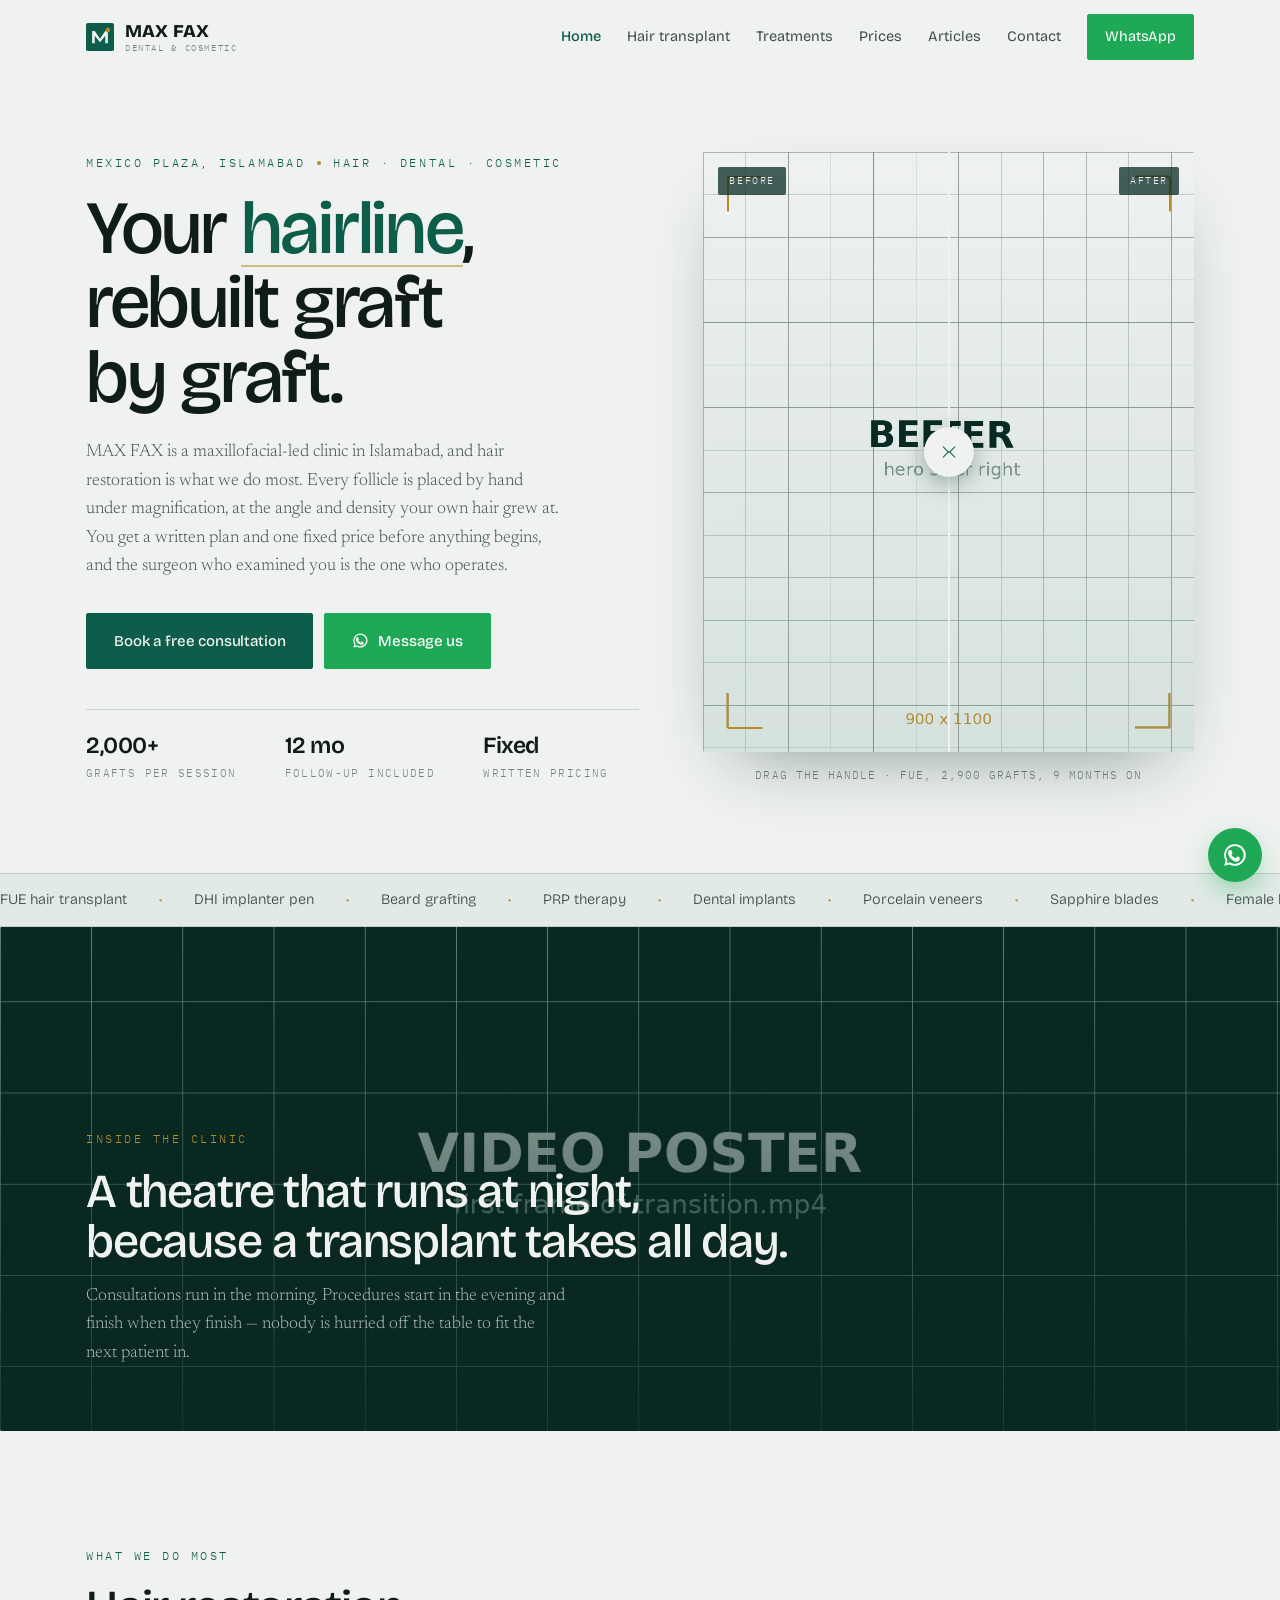
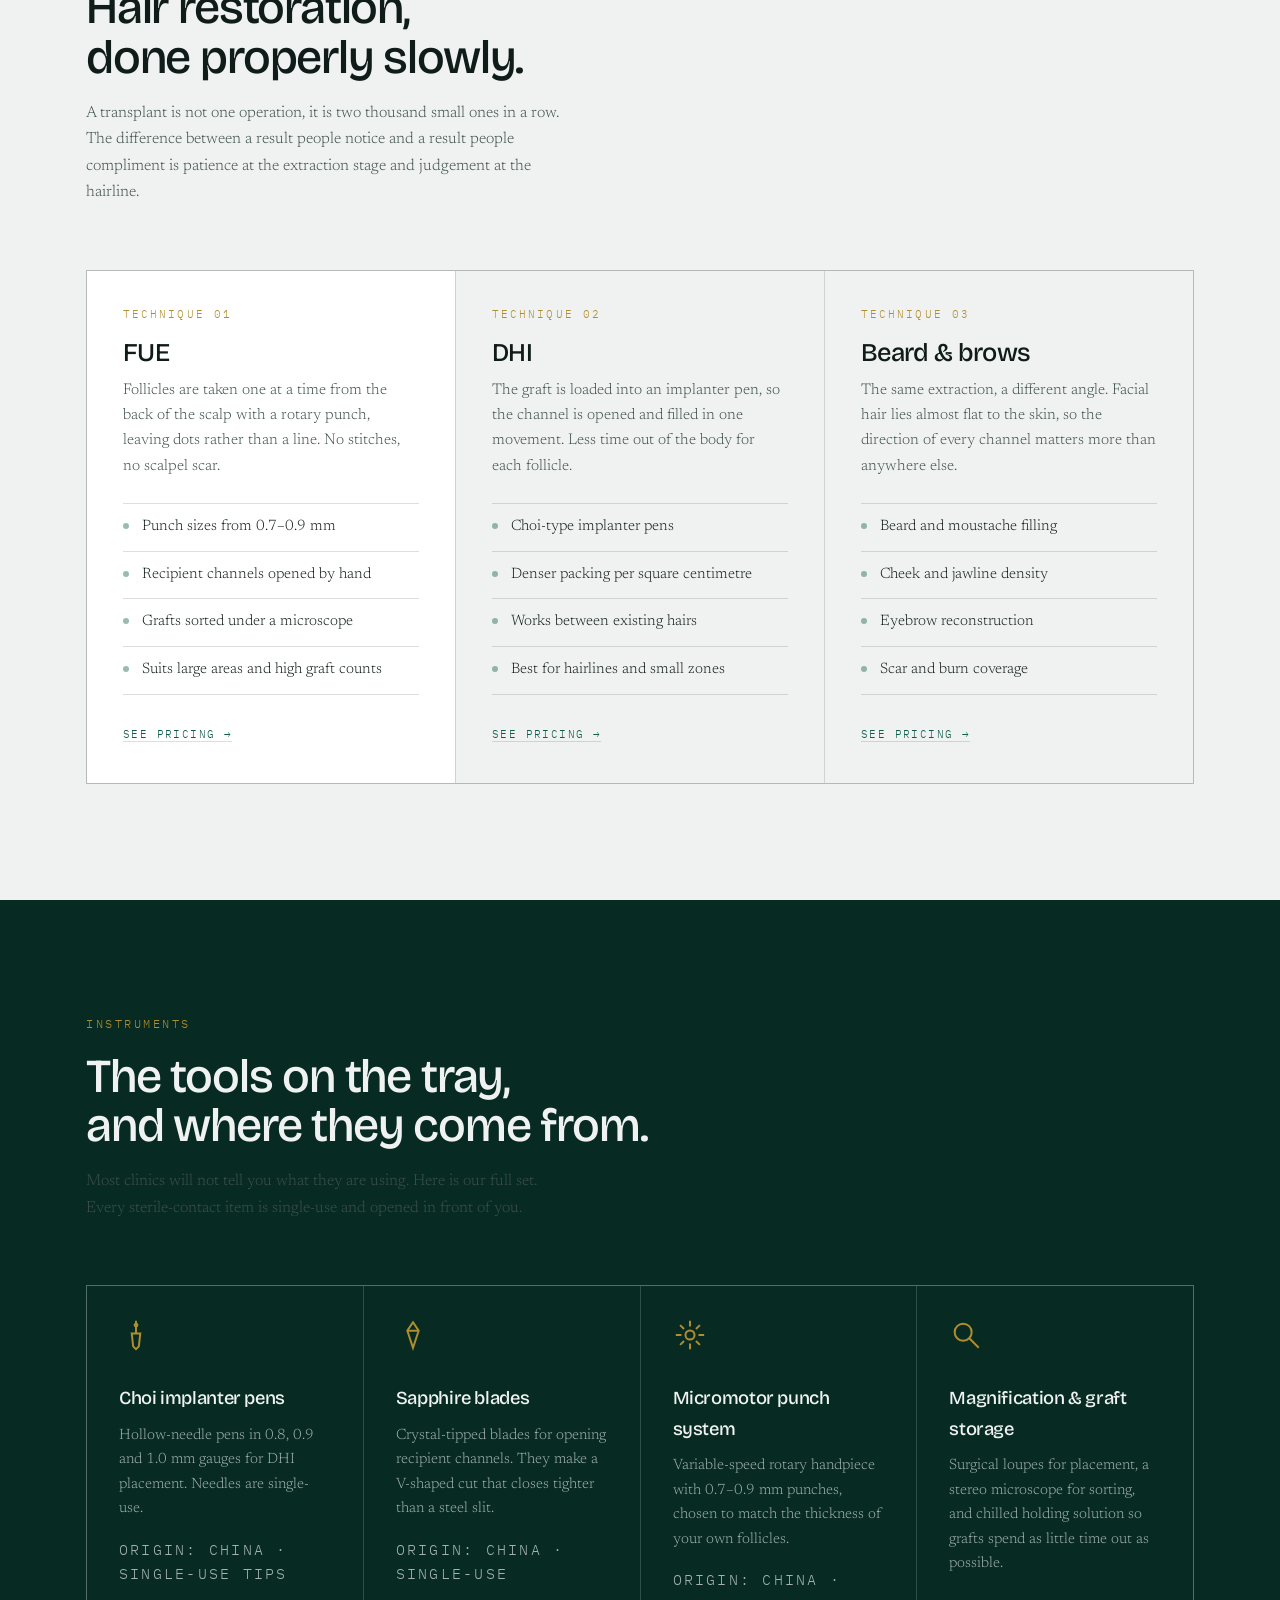
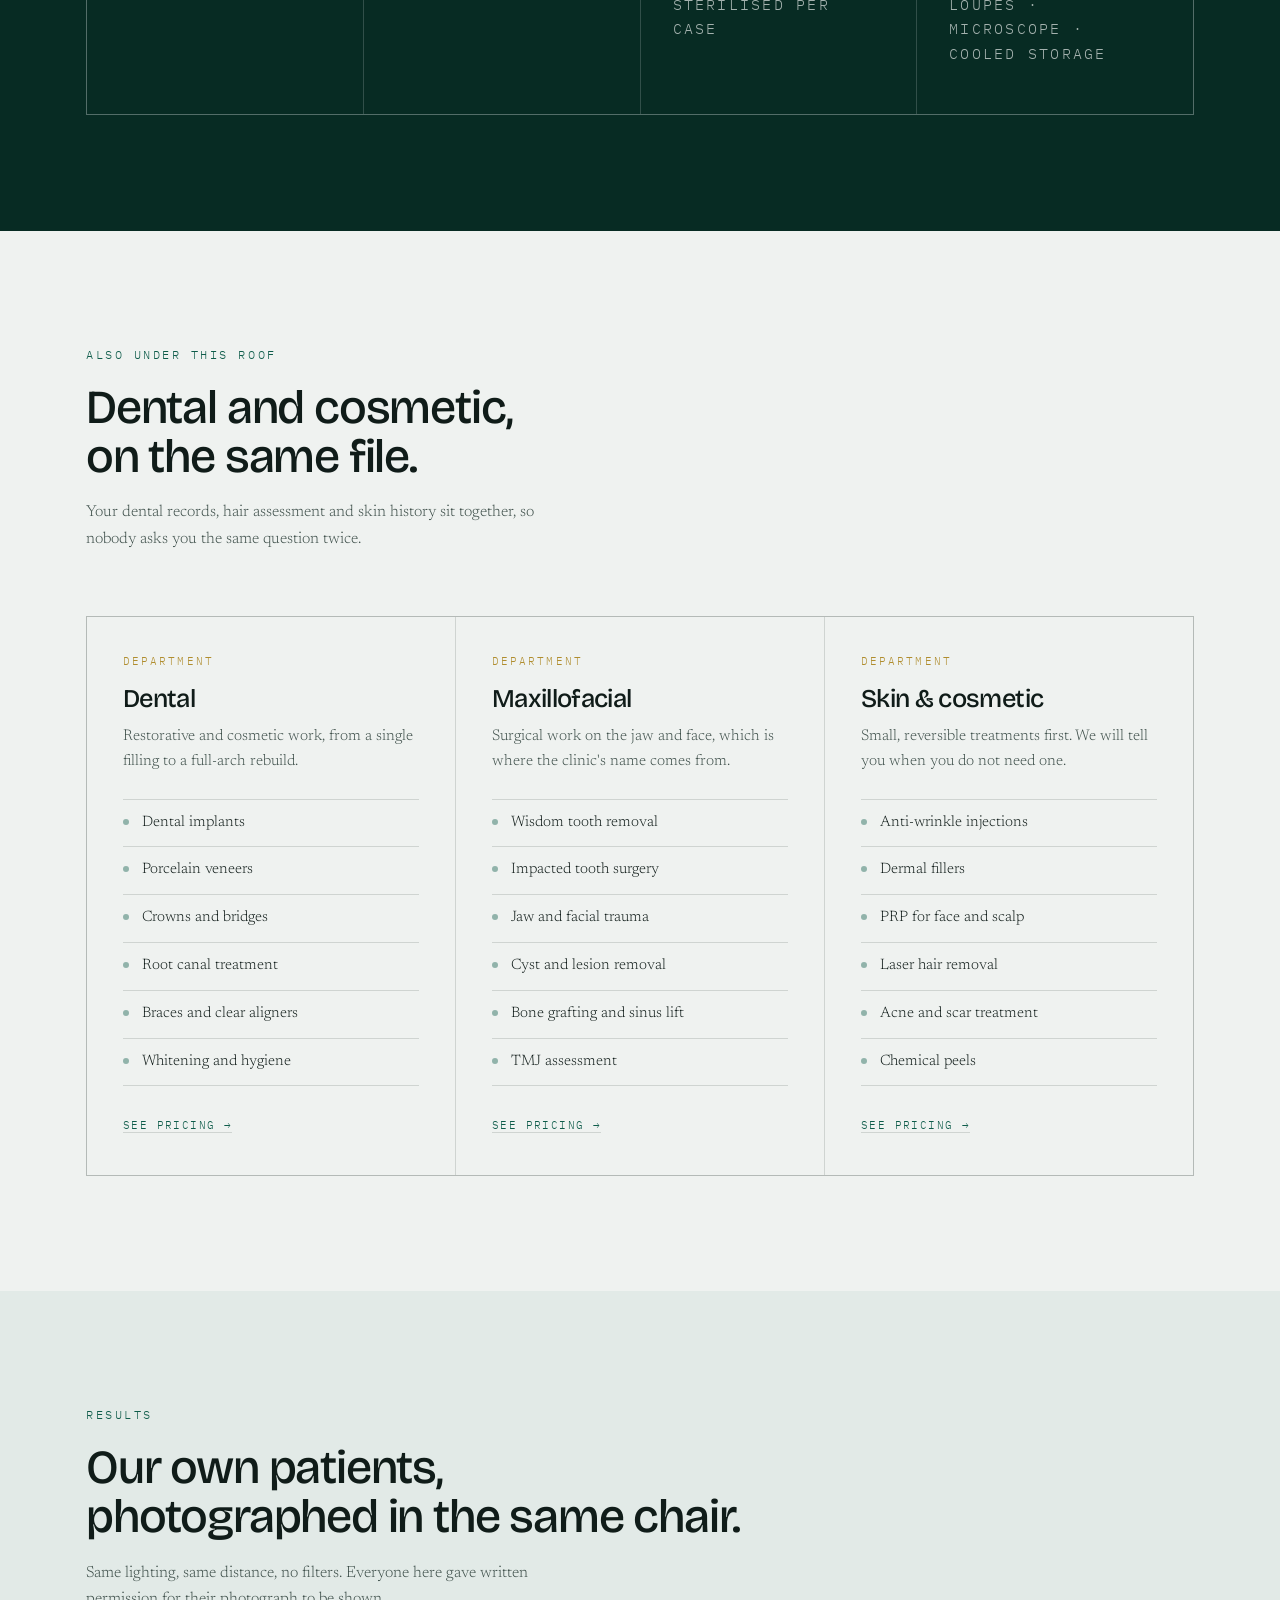
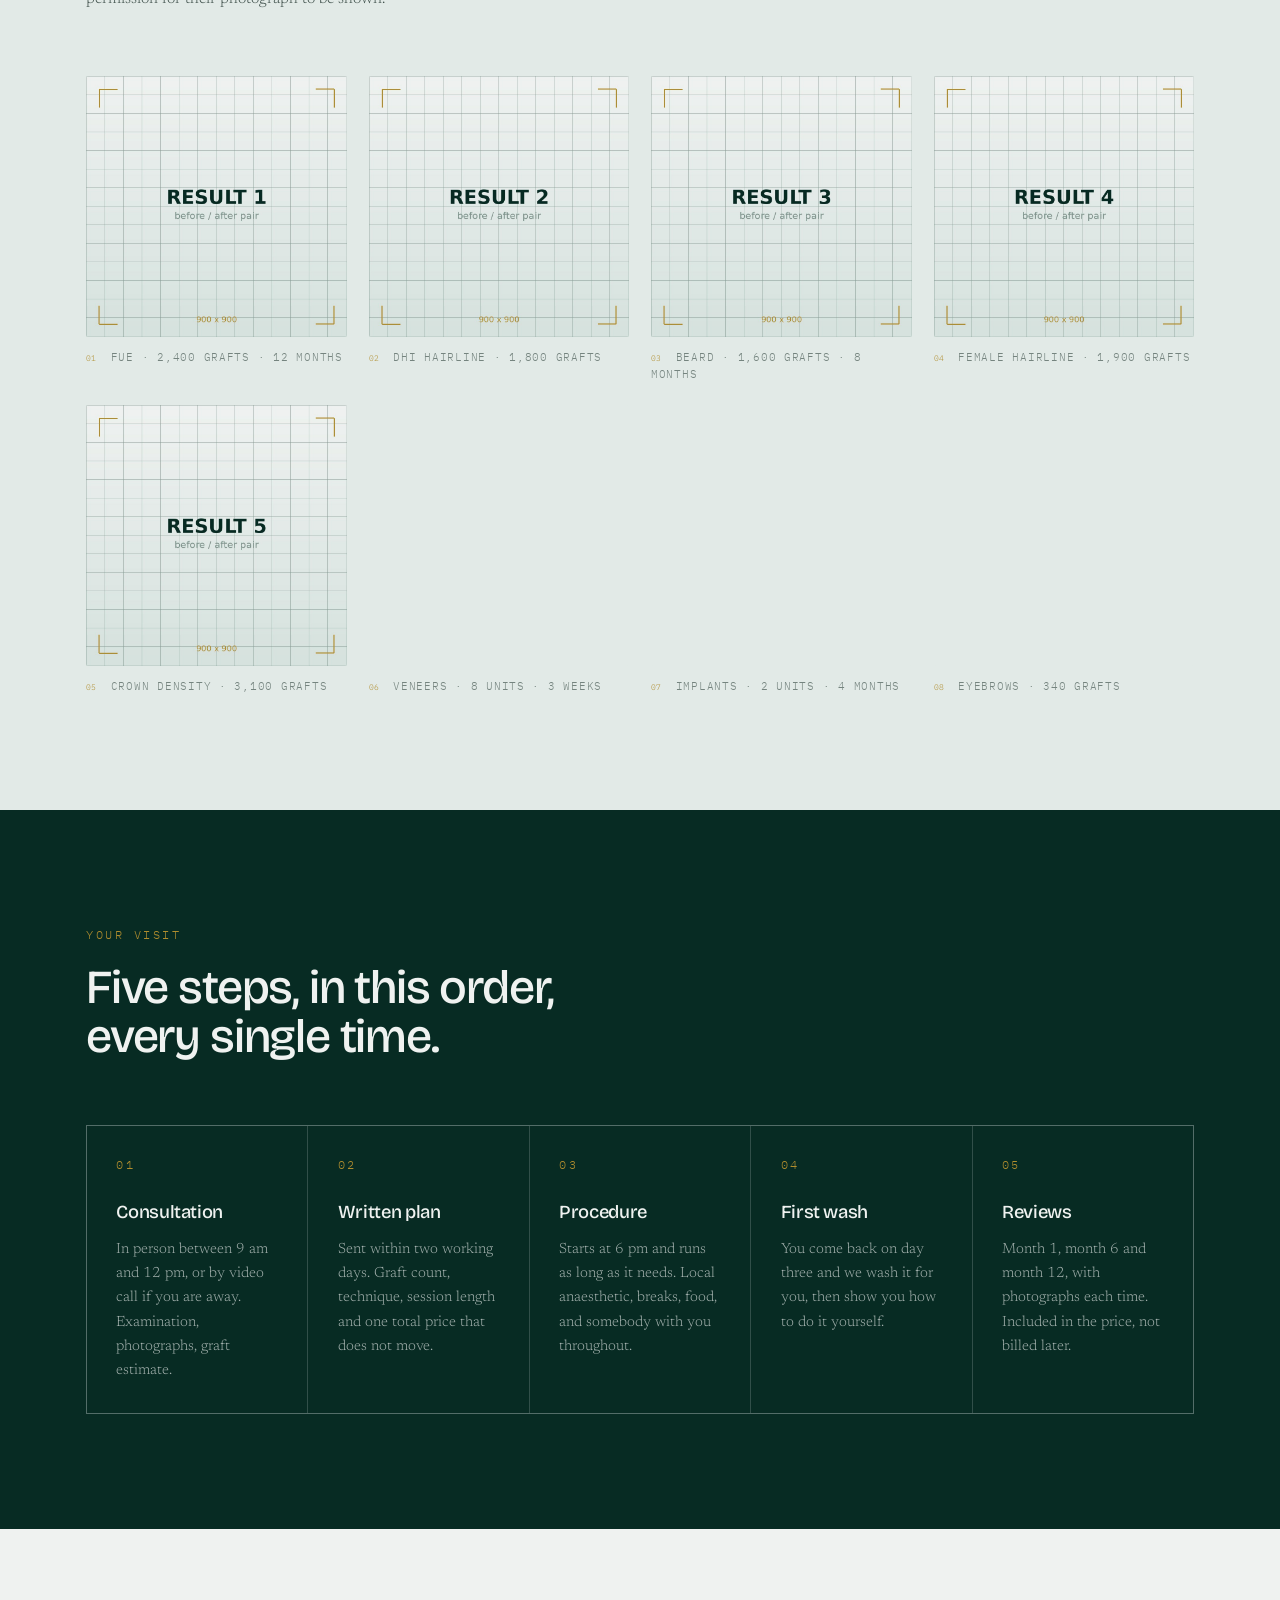
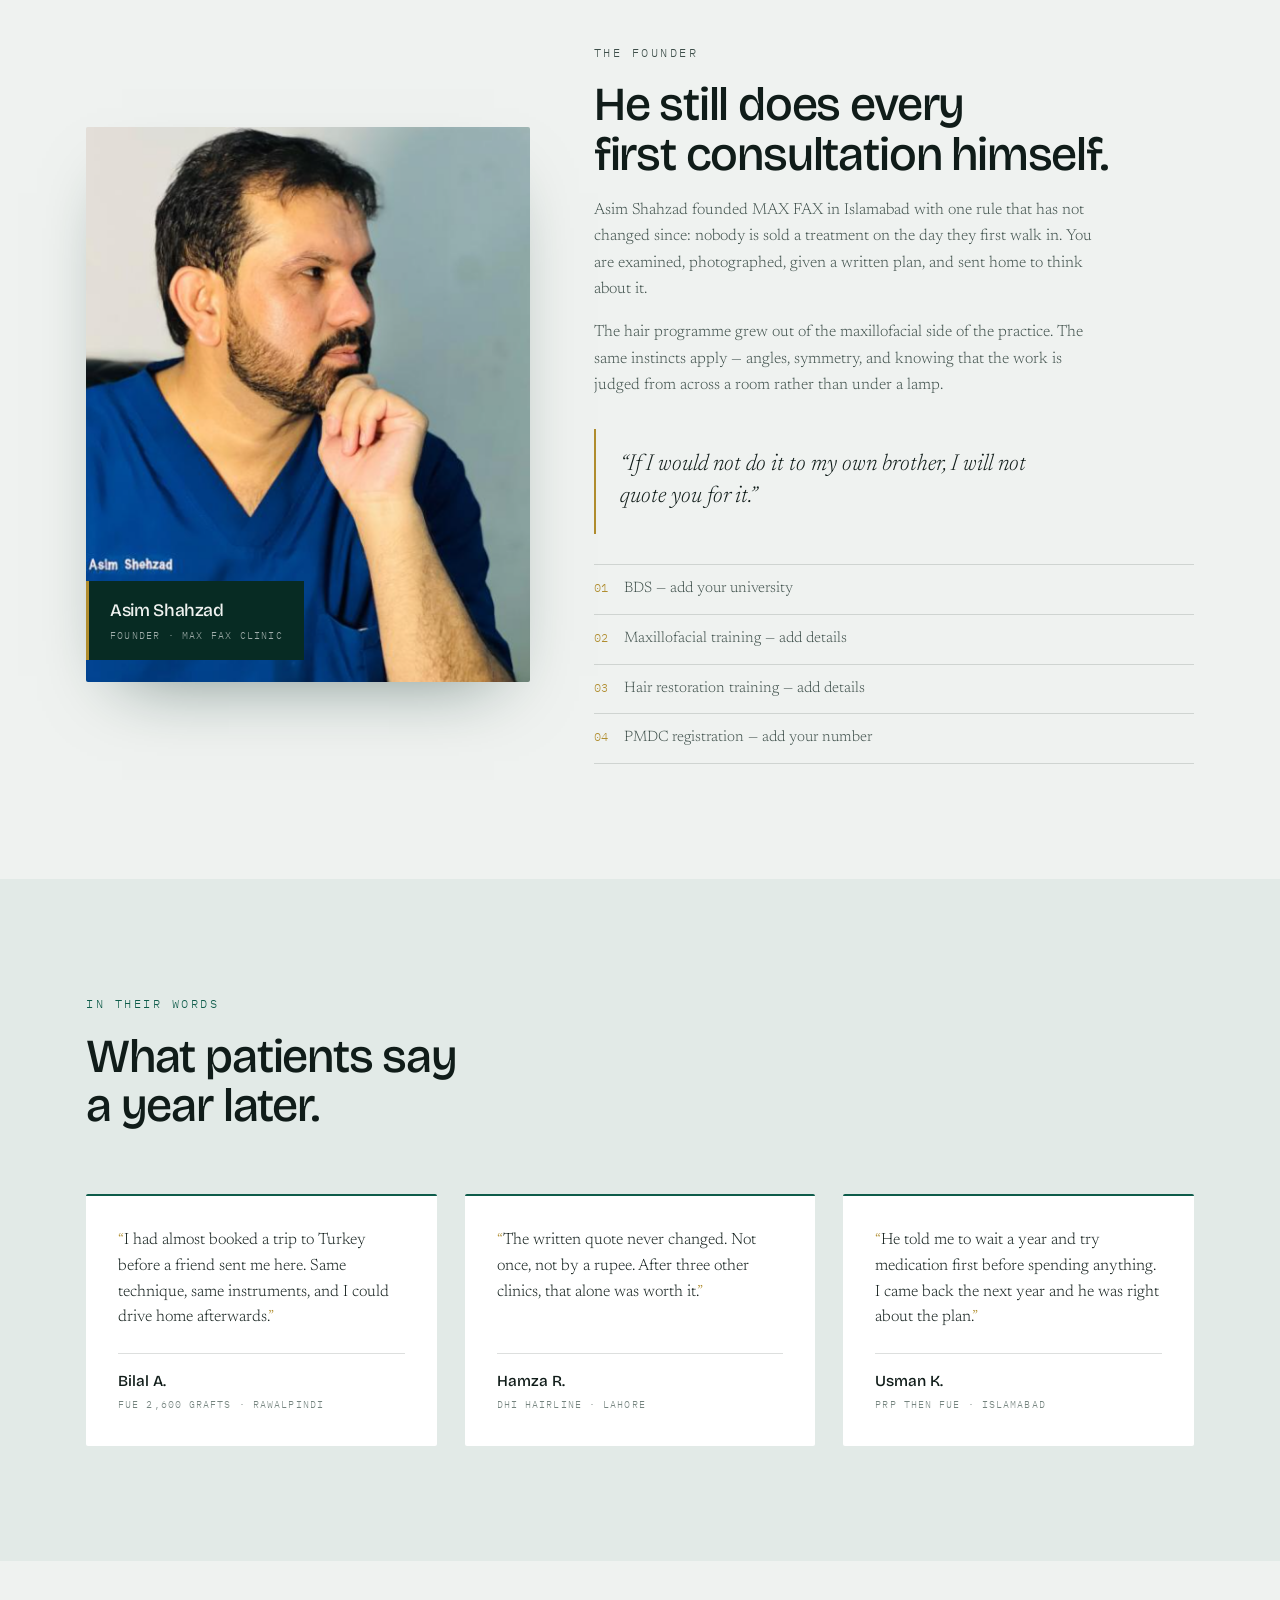
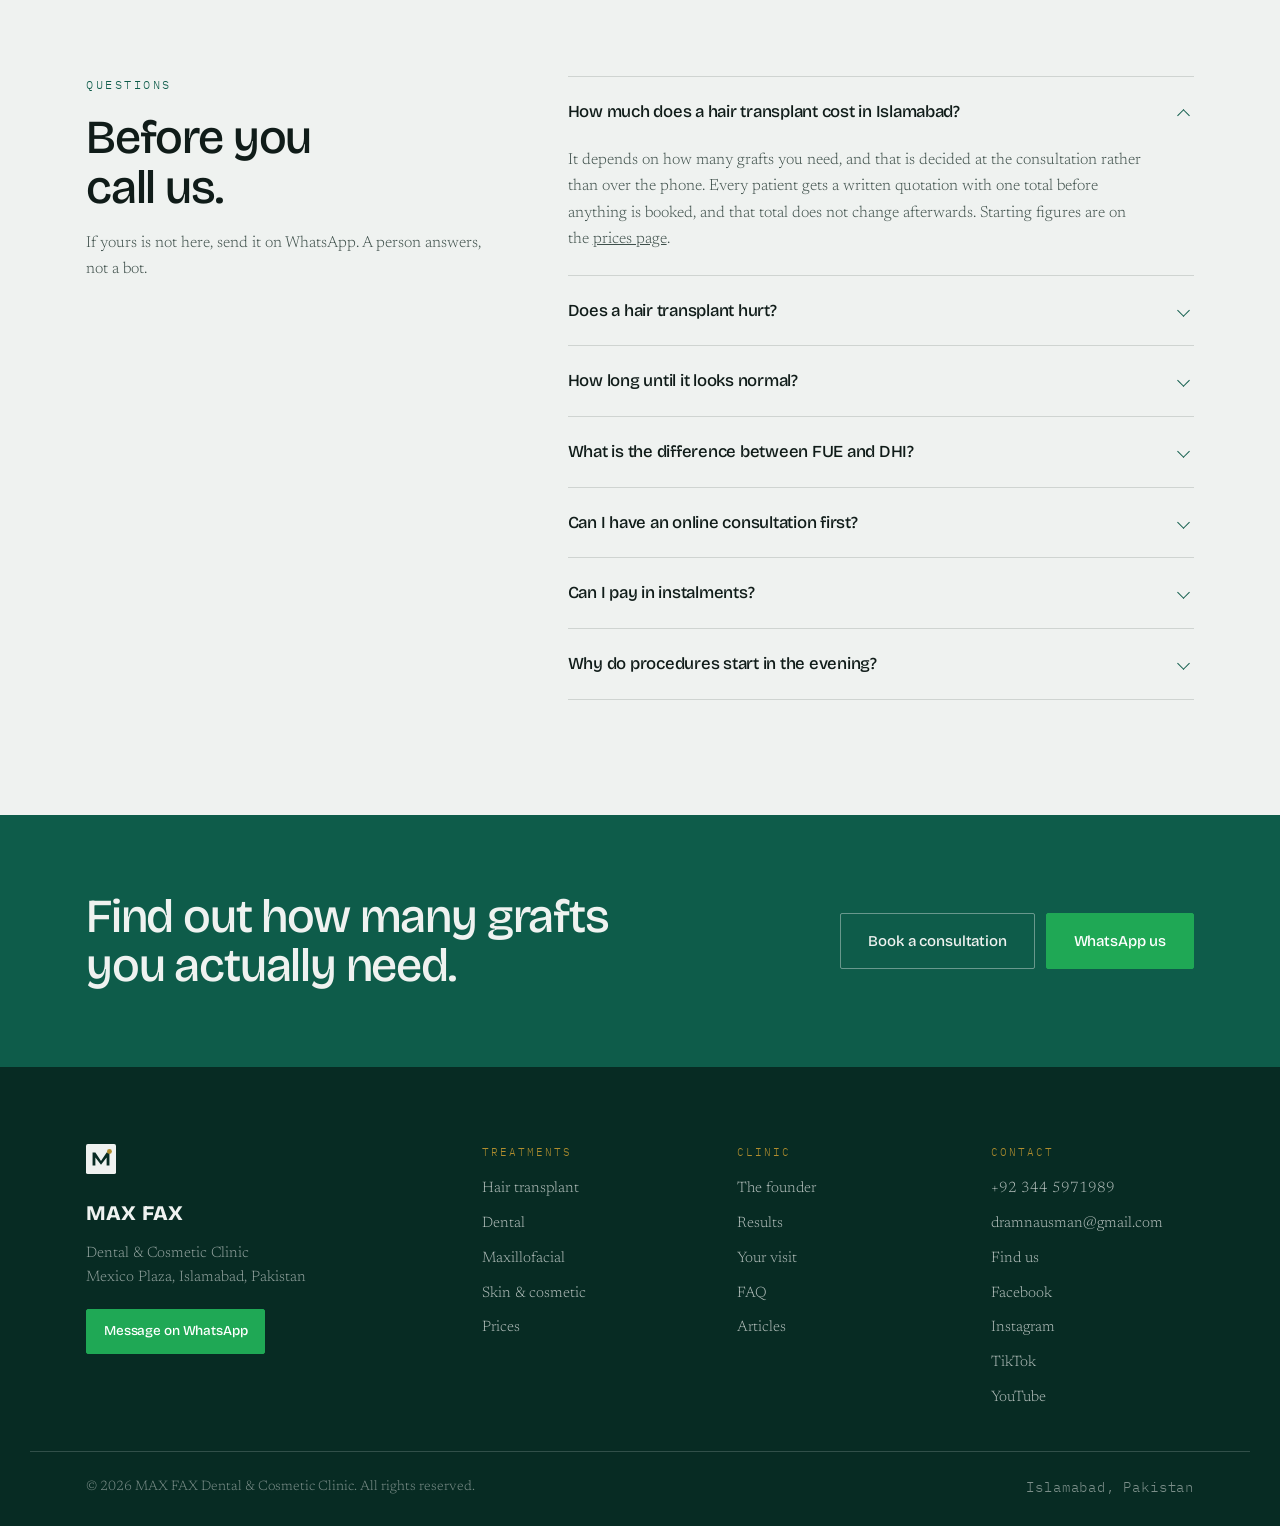
<file: index.html>
<!DOCTYPE html>
<html lang="en">
<head>
<meta charset="UTF-8">
<meta name="viewport" content="width=device-width, initial-scale=1">

<!-- ============================================================
     BEFORE YOU GO LIVE
     Search this file for  EDIT:  to find everything you can change.
     Search for  https://maxfaxclinic.netlify.app  and replace it with
     your real address once Netlify gives you one. It appears in the
     canonical tag, the social tags and the structured data.
     ============================================================ -->

<title>Hair Transplant in Islamabad | MAX FAX Dental &amp; Cosmetic Clinic</title>
<meta name="description" content="FUE and DHI hair transplants in Islamabad at MAX FAX Dental &amp; Cosmetic Clinic. Graft-by-graft work under magnification, a written fixed price, and free follow-ups for a year. Mexico Plaza, Islamabad.">
<meta name="keywords" content="hair transplant Islamabad, FUE hair transplant Pakistan, DHI hair transplant Islamabad, beard transplant Islamabad, hair transplant cost Pakistan, dental clinic Islamabad, cosmetic clinic Islamabad">
<link rel="canonical" href="https://maxfaxclinic.netlify.app/">
<meta name="robots" content="index, follow, max-image-preview:large">
<meta name="author" content="MAX FAX Dental &amp; Cosmetic Clinic">
<meta name="geo.region" content="PK-IS">
<meta name="geo.placename" content="Islamabad">

<meta property="og:type" content="website">
<meta property="og:site_name" content="MAX FAX Dental &amp; Cosmetic Clinic">
<meta property="og:title" content="Hair Transplant in Islamabad | MAX FAX Clinic">
<meta property="og:description" content="FUE and DHI hair transplants, graft by graft, with a written fixed price before anything begins.">
<meta property="og:url" content="https://maxfaxclinic.netlify.app/">
<meta property="og:image" content="https://maxfaxclinic.netlify.app/assets/images/og-image.jpg">
<meta property="og:locale" content="en_PK">
<meta name="twitter:card" content="summary_large_image">
<meta name="twitter:title" content="Hair Transplant in Islamabad | MAX FAX Clinic">
<meta name="twitter:description" content="FUE and DHI hair transplants with a written fixed price. Mexico Plaza, Islamabad.">
<meta name="twitter:image" content="https://maxfaxclinic.netlify.app/assets/images/og-image.jpg">

<meta name="theme-color" content="#072B23">
<link rel="icon" href="/assets/favicon.svg" type="image/svg+xml">
<link rel="apple-touch-icon" href="/assets/favicon.svg">

<link rel="preconnect" href="https://fonts.googleapis.com">
<link rel="preconnect" href="https://fonts.gstatic.com" crossorigin>
<link rel="preload" as="image" href="/assets/images/hero-after.jpg" fetchpriority="high">
<link href="https://fonts.googleapis.com/css2?family=Bricolage+Grotesque:opsz,wght@12..96,400;12..96,500;12..96,600;12..96,800&family=Newsreader:ital,opsz,wght@0,6..72,300;0,6..72,400;0,6..72,500;1,6..72,300&family=IBM+Plex+Mono:wght@400;500&display=swap" rel="stylesheet">
<link rel="stylesheet" href="/css/styles.css">

<!-- ============ STRUCTURED DATA (this is what puts you in Google's
     business panel, map results and rich snippets) ============ -->
<script type="application/ld+json">
{
  "@context": "https://schema.org",
  "@type": "MedicalClinic",
  "@id": "https://maxfaxclinic.netlify.app/#clinic",
  "name": "MAX FAX Dental & Cosmetic Clinic",
  "description": "Hair transplant, dental and cosmetic clinic in Islamabad specialising in FUE and DHI hair restoration.",
  "url": "https://maxfaxclinic.netlify.app/",
  "logo": "https://maxfaxclinic.netlify.app/assets/favicon.svg",
  "image": "https://maxfaxclinic.netlify.app/assets/images/og-image.jpg",
  "telephone": "+923445971989",
  "email": "dramnausman@gmail.com",
  "priceRange": "$$",
  "address": {
    "@type": "PostalAddress",
    "streetAddress": "Mexico Plaza",
    "addressLocality": "Islamabad",
    "addressRegion": "Islamabad Capital Territory",
    "addressCountry": "PK"
  },
  "geo": { "@type": "GeoCoordinates", "latitude": 33.7077, "longitude": 73.0563 },
  "openingHoursSpecification": [
    { "@type": "OpeningHoursSpecification",
      "dayOfWeek": ["Monday","Tuesday","Wednesday","Thursday","Friday","Saturday"],
      "opens": "09:00", "closes": "12:00", "name": "Consultation" },
    { "@type": "OpeningHoursSpecification",
      "dayOfWeek": ["Monday","Tuesday","Wednesday","Thursday","Friday","Saturday"],
      "opens": "18:00", "closes": "23:59", "name": "Procedures" }
  ],
  "founder": { "@type": "Person", "name": "Asim Shahzad", "jobTitle": "Founder" },
  "medicalSpecialty": ["Dentistry", "PlasticSurgery"],
  "availableService": [
    { "@type": "MedicalProcedure", "name": "FUE Hair Transplant" },
    { "@type": "MedicalProcedure", "name": "DHI Hair Transplant" },
    { "@type": "MedicalProcedure", "name": "Beard Transplant" },
    { "@type": "MedicalProcedure", "name": "PRP Therapy" },
    { "@type": "MedicalProcedure", "name": "Dental Implants" },
    { "@type": "MedicalProcedure", "name": "Porcelain Veneers" }
  ],
  "sameAs": [
    "https://www.facebook.com/",
    "https://www.instagram.com/",
    "https://www.tiktok.com/",
    "https://www.youtube.com/"
  ]
}
</script>

<script type="application/ld+json">
{
  "@context": "https://schema.org",
  "@type": "FAQPage",
  "mainEntity": [
    { "@type": "Question", "name": "How much does a hair transplant cost in Islamabad?",
      "acceptedAnswer": { "@type": "Answer", "text": "At MAX FAX the price depends on how many grafts you need, which is decided at the consultation. Every patient receives a written quotation with one total before anything is booked, and that total does not change afterwards." } },
    { "@type": "Question", "name": "Does a hair transplant hurt?",
      "acceptedAnswer": { "@type": "Answer", "text": "The scalp is fully numbed with local anaesthetic, so the procedure itself is not painful. Most patients describe the following two days as tightness rather than pain, and ordinary painkillers are enough." } },
    { "@type": "Question", "name": "How long does a hair transplant take to grow?",
      "acceptedAnswer": { "@type": "Answer", "text": "Redness settles within about two weeks. Transplanted hairs shed around week three, which is expected and not a failure. Growth begins around month four and the final result is judged at twelve months." } },
    { "@type": "Question", "name": "What is the difference between FUE and DHI?",
      "acceptedAnswer": { "@type": "Answer", "text": "Both extract follicles one at a time. In FUE the surgeon opens the recipient channels first and then places the grafts. In DHI the graft is loaded into an implanter pen and the channel is opened and filled in a single movement, which suits dense packing and work between existing hairs." } },
    { "@type": "Question", "name": "Can I have an online consultation before travelling to Islamabad?",
      "acceptedAnswer": { "@type": "Answer", "text": "Yes. Video consultations are available for patients outside Islamabad and overseas. Send clear photographs of the scalp beforehand and you will get an honest opinion on whether the trip is worth making." } }
  ]
}
</script>
</head>

<body>
<a class="skip" href="#main">Skip to content</a>

<!-- ==================== HEADER ==================== -->
<header class="site-head">
  <div class="wrap head-inner">
    <a class="brand" href="/" aria-label="MAX FAX Clinic, home">
      <svg class="brand-mark" viewBox="0 0 32 32" aria-hidden="true">
        <rect width="32" height="32" rx="2" fill="#0E5C4A"/>
        <path d="M7 23V9h3l6 9 6-9h3v14h-3v-8.5L16 22l-6-7.5V23z" fill="#EFF2F0"/>
        <circle cx="25" cy="8" r="2.6" fill="#B08D2E"/>
      </svg>
      <span class="brand-text">
        <span class="brand-name">MAX FAX</span>
        <span class="brand-tag">Dental &amp; Cosmetic</span>
      </span>
    </a>

    <nav class="nav" id="nav" aria-label="Main">
      <a href="/" aria-current="page">Home</a>
      <a href="/#hair">Hair transplant</a>
      <a href="/#treatments">Treatments</a>
      <a href="/prices.html">Prices</a>
      <a href="/articles.html">Articles</a>
      <a href="/contact.html">Contact</a>
      <a class="btn btn-sm btn-wa" href="https://wa.me/923445971989" target="_blank" rel="noopener">WhatsApp</a>
    </nav>

    <button class="burger" aria-label="Open menu" aria-expanded="false" aria-controls="nav">
      <span></span><span></span>
    </button>
  </div>
</header>

<main id="main">

<!-- ==================== HERO ==================== -->
<section class="hero">
  <div class="wrap hero-grid">
    <div class="hero-copy">
      <p class="eyebrow">Mexico Plaza, Islamabad <span class="dot"></span> Hair &middot; Dental &middot; Cosmetic</p>

      <!-- EDIT: headline and tagline -->
      <h1 class="h1">Your <em>hairline</em>,<br>rebuilt graft<br>by graft.</h1>

      <p class="lede">
        MAX FAX is a maxillofacial-led clinic in Islamabad, and hair restoration is what we
        do most. Every follicle is placed by hand under magnification, at the angle and
        density your own hair grew at. You get a written plan and one fixed price before
        anything begins, and the surgeon who examined you is the one who operates.
      </p>

      <div class="hero-cta">
        <a class="btn btn-solid" href="/contact.html">Book a free consultation</a>
        <a class="btn btn-wa" href="https://wa.me/923445971989?text=Hi%20MAX%20FAX%2C%20I%27d%20like%20to%20ask%20about%20a%20hair%20transplant." target="_blank" rel="noopener">
          <svg viewBox="0 0 24 24" width="17" height="17" fill="currentColor" aria-hidden="true"><path d="M12 2a10 10 0 0 0-8.6 15.1L2 22l5-1.3A10 10 0 1 0 12 2zm0 18.2c-1.6 0-3.1-.4-4.4-1.2l-.3-.2-3 .8.8-2.9-.2-.3A8.2 8.2 0 1 1 12 20.2zm4.5-5.8c-.3-.2-1.7-.9-2-1-.3-.1-.5-.1-.7.1l-.9 1.2c-.2.2-.3.2-.6.1-1.4-.6-2.6-1.6-3.5-2.8-.2-.3 0-.5.1-.6l.5-.6c.1-.2.1-.3.2-.5V10c0-.2-.7-1.6-.9-2.2-.2-.5-.5-.5-.7-.5h-.6c-.2 0-.5.1-.8.4-1 1-1.3 2.4-.9 3.7.9 2.5 2.6 4.6 4.9 5.9.6.3 1.2.6 1.9.7.7.2 1.4.2 2 .1.7-.2 1.4-.7 1.7-1.4.2-.4.2-.9.1-1.3l-.4-.2z"/></svg>
          Message us
        </a>
      </div>

      <ul class="trust">
        <!-- EDIT: replace these three figures with your own -->
        <li><strong>2,000+</strong><span>grafts per session</span></li>
        <li><strong>12 mo</strong><span>follow-up included</span></li>
        <li><strong>Fixed</strong><span>written pricing</span></li>
      </ul>
    </div>

    <!-- Draggable before / after -->
    <figure class="compare" id="compare">
      <div class="compare-frame">
        <!-- EDIT: swap these two photos, keep the filenames -->
        <img class="compare-img" src="/assets/images/hero-after.jpg" width="900" height="1100" alt="Patient's hairline nine months after an FUE hair transplant at MAX FAX Clinic" fetchpriority="high">
        <div class="compare-clip" id="compareClip">
          <img class="compare-img" src="/assets/images/hero-before.jpg" width="900" height="1100" alt="The same patient's receding hairline before treatment">
        </div>
        <span class="compare-tag compare-tag-l">Before</span>
        <span class="compare-tag compare-tag-r">After</span>
        <div class="compare-handle" id="compareHandle" aria-hidden="true"><span class="compare-grip"></span></div>
        <label class="sr-only" for="compareRange">Drag to compare the before and after photographs</label>
        <input class="compare-range" id="compareRange" type="range" min="0" max="100" value="50" step="0.1">
      </div>
      <figcaption>Drag the handle &middot; FUE, 2,900 grafts, 9 months on</figcaption>
    </figure>
  </div>
</section>

<!-- ==================== MARQUEE ==================== -->
<div class="marquee" aria-hidden="true">
  <div class="marquee-track">
    <span>FUE hair transplant</span><span>&bull;</span><span>DHI implanter pen</span><span>&bull;</span>
    <span>Beard grafting</span><span>&bull;</span><span>PRP therapy</span><span>&bull;</span>
    <span>Dental implants</span><span>&bull;</span><span>Porcelain veneers</span><span>&bull;</span>
    <span>Sapphire blades</span><span>&bull;</span><span>Female hairline</span><span>&bull;</span>
    <span>FUE hair transplant</span><span>&bull;</span><span>DHI implanter pen</span><span>&bull;</span>
    <span>Beard grafting</span><span>&bull;</span><span>PRP therapy</span><span>&bull;</span>
    <span>Dental implants</span><span>&bull;</span><span>Porcelain veneers</span><span>&bull;</span>
    <span>Sapphire blades</span><span>&bull;</span><span>Female hairline</span><span>&bull;</span>
  </div>
</div>

<!-- ==================== VIDEO BAND ====================
     >>> YOUR TRANSITION VIDEO GOES HERE <<<
     File:   assets/videos/transition.mp4   (and optionally .webm)
     Poster: assets/images/video-poster.jpg

     It does not download until you scroll near it, plays only while
     on screen, and pauses when you scroll past or switch tabs.
     On a slow connection it never downloads at all — the poster shows instead.
     ==================================================== -->
<section class="videoband media" aria-label="Inside MAX FAX Clinic">
  <video class="videoband-media"
         poster="/assets/images/video-poster.jpg"
         muted loop playsinline preload="none"
         data-src='[{"src":"/assets/videos/transition.mp4","type":"video/mp4"}]'>
         <!-- Made a .webm as well? Use this line instead, webm first:
         data-src='[{"src":"/assets/videos/transition.webm","type":"video/webm"},{"src":"/assets/videos/transition.mp4","type":"video/mp4"}]'
         -->
  </video>
  <div class="videoband-veil"></div>
  <div class="wrap videoband-copy">
    <p class="eyebrow eyebrow-light">Inside the clinic</p>
    <h2 class="h2 h2-light">A theatre that runs at night,<br>because a transplant takes all day.</h2>
    <p class="lede lede-light">
      Consultations run in the morning. Procedures start in the evening and finish when
      they finish — nobody is hurried off the table to fit the next patient in.
    </p>
  </div>
</section>

<!-- ==================== HAIR TRANSPLANT (primary) ==================== -->
<section class="section" id="hair">
  <div class="wrap">
    <header class="sec-head">
      <p class="eyebrow">What we do most</p>
      <h2 class="h2">Hair restoration,<br>done properly slowly.</h2>
      <p class="sec-lede">
        A transplant is not one operation, it is two thousand small ones in a row. The
        difference between a result people notice and a result people compliment is
        patience at the extraction stage and judgement at the hairline.
      </p>
    </header>

    <div class="cards">
      <article class="card card-feature reveal">
        <p class="card-kicker">Technique 01</p>
        <h3 class="card-title">FUE</h3>
        <p class="card-body">Follicles are taken one at a time from the back of the scalp with a rotary punch, leaving dots rather than a line. No stitches, no scalpel scar.</p>
        <ul class="card-list">
          <li>Punch sizes from 0.7&ndash;0.9&nbsp;mm</li>
          <li>Recipient channels opened by hand</li>
          <li>Grafts sorted under a microscope</li>
          <li>Suits large areas and high graft counts</li>
        </ul>
        <p class="card-foot"><a href="/prices.html#hair">See pricing &rarr;</a></p>
      </article>

      <article class="card reveal">
        <p class="card-kicker">Technique 02</p>
        <h3 class="card-title">DHI</h3>
        <p class="card-body">The graft is loaded into an implanter pen, so the channel is opened and filled in one movement. Less time out of the body for each follicle.</p>
        <ul class="card-list">
          <li>Choi-type implanter pens</li>
          <li>Denser packing per square centimetre</li>
          <li>Works between existing hairs</li>
          <li>Best for hairlines and small zones</li>
        </ul>
        <p class="card-foot"><a href="/prices.html#hair">See pricing &rarr;</a></p>
      </article>

      <article class="card reveal">
        <p class="card-kicker">Technique 03</p>
        <h3 class="card-title">Beard &amp; brows</h3>
        <p class="card-body">The same extraction, a different angle. Facial hair lies almost flat to the skin, so the direction of every channel matters more than anywhere else.</p>
        <ul class="card-list">
          <li>Beard and moustache filling</li>
          <li>Cheek and jawline density</li>
          <li>Eyebrow reconstruction</li>
          <li>Scar and burn coverage</li>
        </ul>
        <p class="card-foot"><a href="/prices.html#hair">See pricing &rarr;</a></p>
      </article>
    </div>
  </div>
</section>

<!-- ==================== INSTRUMENTS ==================== -->
<section class="section section-dark" id="instruments">
  <div class="wrap">
    <header class="sec-head">
      <p class="eyebrow eyebrow-light">Instruments</p>
      <h2 class="h2 h2-light">The tools on the tray,<br>and where they come from.</h2>
      <p class="sec-lede lede-light">
        Most clinics will not tell you what they are using. Here is our full set. Every
        sterile-contact item is single-use and opened in front of you.
      </p>
    </header>

    <!-- EDIT: confirm each of these is genuinely what you use, and correct the
         "Origin" line under each one. Do not list an instrument you do not own. -->
    <div class="kit">
      <div class="kit-item reveal">
        <svg class="kit-icon" viewBox="0 0 24 24" fill="none" stroke="currentColor" stroke-width="1.4" aria-hidden="true">
          <path d="M12 2v9M9 11h6l-1 9-2 2-2-2-1-9z"/><circle cx="12" cy="5" r="1"/>
        </svg>
        <h3>Choi implanter pens</h3>
        <p>Hollow-needle pens in 0.8, 0.9 and 1.0&nbsp;mm gauges for DHI placement. Needles are single-use.</p>
        <p class="kit-meta">Origin: China &middot; single-use tips</p>
      </div>

      <div class="kit-item reveal">
        <svg class="kit-icon" viewBox="0 0 24 24" fill="none" stroke="currentColor" stroke-width="1.4" aria-hidden="true">
          <path d="M12 3l4 6-4 12-4-12z"/><path d="M8 9h8"/>
        </svg>
        <h3>Sapphire blades</h3>
        <p>Crystal-tipped blades for opening recipient channels. They make a V-shaped cut that closes tighter than a steel slit.</p>
        <p class="kit-meta">Origin: China &middot; single-use</p>
      </div>

      <div class="kit-item reveal">
        <svg class="kit-icon" viewBox="0 0 24 24" fill="none" stroke="currentColor" stroke-width="1.4" aria-hidden="true">
          <circle cx="12" cy="12" r="3.2"/><path d="M12 2v4M12 18v4M2 12h4M18 12h4M5 5l2.8 2.8M16.2 16.2L19 19M19 5l-2.8 2.8M7.8 16.2L5 19"/>
        </svg>
        <h3>Micromotor punch system</h3>
        <p>Variable-speed rotary handpiece with 0.7&ndash;0.9&nbsp;mm punches, chosen to match the thickness of your own follicles.</p>
        <p class="kit-meta">Origin: China &middot; sterilised per case</p>
      </div>

      <div class="kit-item reveal">
        <svg class="kit-icon" viewBox="0 0 24 24" fill="none" stroke="currentColor" stroke-width="1.4" aria-hidden="true">
          <circle cx="10" cy="10" r="6"/><path d="M14.5 14.5L21 21"/>
        </svg>
        <h3>Magnification &amp; graft storage</h3>
        <p>Surgical loupes for placement, a stereo microscope for sorting, and chilled holding solution so grafts spend as little time out as possible.</p>
        <p class="kit-meta">Loupes &middot; microscope &middot; cooled storage</p>
      </div>
    </div>
  </div>
</section>

<!-- ==================== OTHER TREATMENTS ==================== -->
<section class="section" id="treatments">
  <div class="wrap">
    <header class="sec-head">
      <p class="eyebrow">Also under this roof</p>
      <h2 class="h2">Dental and cosmetic,<br>on the same file.</h2>
      <p class="sec-lede">
        Your dental records, hair assessment and skin history sit together, so nobody
        asks you the same question twice.
      </p>
    </header>

    <div class="cards">
      <article class="card reveal">
        <p class="card-kicker">Department</p>
        <h3 class="card-title">Dental</h3>
        <p class="card-body">Restorative and cosmetic work, from a single filling to a full-arch rebuild.</p>
        <ul class="card-list">
          <li>Dental implants</li>
          <li>Porcelain veneers</li>
          <li>Crowns and bridges</li>
          <li>Root canal treatment</li>
          <li>Braces and clear aligners</li>
          <li>Whitening and hygiene</li>
        </ul>
        <p class="card-foot"><a href="/prices.html#dental">See pricing &rarr;</a></p>
      </article>

      <article class="card reveal">
        <p class="card-kicker">Department</p>
        <h3 class="card-title">Maxillofacial</h3>
        <p class="card-body">Surgical work on the jaw and face, which is where the clinic's name comes from.</p>
        <ul class="card-list">
          <li>Wisdom tooth removal</li>
          <li>Impacted tooth surgery</li>
          <li>Jaw and facial trauma</li>
          <li>Cyst and lesion removal</li>
          <li>Bone grafting and sinus lift</li>
          <li>TMJ assessment</li>
        </ul>
        <p class="card-foot"><a href="/prices.html#maxfax">See pricing &rarr;</a></p>
      </article>

      <article class="card reveal">
        <p class="card-kicker">Department</p>
        <h3 class="card-title">Skin &amp; cosmetic</h3>
        <p class="card-body">Small, reversible treatments first. We will tell you when you do not need one.</p>
        <ul class="card-list">
          <li>Anti-wrinkle injections</li>
          <li>Dermal fillers</li>
          <li>PRP for face and scalp</li>
          <li>Laser hair removal</li>
          <li>Acne and scar treatment</li>
          <li>Chemical peels</li>
        </ul>
        <p class="card-foot"><a href="/prices.html#cosmetic">See pricing &rarr;</a></p>
      </article>
    </div>
  </div>
</section>

<!-- ==================== RESULTS ==================== -->
<section class="section section-tint" id="results">
  <div class="wrap">
    <header class="sec-head">
      <p class="eyebrow">Results</p>
      <h2 class="h2">Our own patients,<br>photographed in the same chair.</h2>
      <p class="sec-lede">
        Same lighting, same distance, no filters. Everyone here gave written permission
        for their photograph to be shown.
      </p>
    </header>

    <div class="gallery">
      <!-- EDIT: replace result-1.jpg through result-8.jpg, and rewrite each caption -->
      <figure class="shot reveal"><div class="media"><img src="/assets/images/result-1.jpg" width="900" height="900" alt="Before and after an FUE hair transplant of 2,400 grafts" loading="lazy"></div><figcaption><span class="mono">01</span> FUE &middot; 2,400 grafts &middot; 12 months</figcaption></figure>
      <figure class="shot reveal"><div class="media"><img src="/assets/images/result-2.jpg" width="900" height="900" alt="Before and after a DHI hairline transplant" loading="lazy"></div><figcaption><span class="mono">02</span> DHI hairline &middot; 1,800 grafts</figcaption></figure>
      <figure class="shot reveal"><div class="media"><img src="/assets/images/result-3.jpg" width="900" height="900" alt="Before and after a beard transplant" loading="lazy"></div><figcaption><span class="mono">03</span> Beard &middot; 1,600 grafts &middot; 8 months</figcaption></figure>
      <figure class="shot reveal"><div class="media"><img src="/assets/images/result-4.jpg" width="900" height="900" alt="Before and after a female hairline restoration" loading="lazy"></div><figcaption><span class="mono">04</span> Female hairline &middot; 1,900 grafts</figcaption></figure>
      <figure class="shot reveal"><div class="media"><img src="/assets/images/result-5.jpg" width="900" height="900" alt="Before and after a crown density transplant" loading="lazy"></div><figcaption><span class="mono">05</span> Crown density &middot; 3,100 grafts</figcaption></figure>
      <figure class="shot reveal"><div class="media"><img src="/assets/images/result-6.jpg" width="900" height="900" alt="Before and after eight porcelain veneers" loading="lazy"></div><figcaption><span class="mono">06</span> Veneers &middot; 8 units &middot; 3 weeks</figcaption></figure>
      <figure class="shot reveal"><div class="media"><img src="/assets/images/result-7.jpg" width="900" height="900" alt="Before and after two dental implants" loading="lazy"></div><figcaption><span class="mono">07</span> Implants &middot; 2 units &middot; 4 months</figcaption></figure>
      <figure class="shot reveal"><div class="media"><img src="/assets/images/result-8.jpg" width="900" height="900" alt="Before and after eyebrow restoration" loading="lazy"></div><figcaption><span class="mono">08</span> Eyebrows &middot; 340 grafts</figcaption></figure>
    </div>
  </div>
</section>

<!-- ==================== PROCESS ==================== -->
<section class="section section-dark" id="visit">
  <div class="wrap">
    <header class="sec-head">
      <p class="eyebrow eyebrow-light">Your visit</p>
      <h2 class="h2 h2-light">Five steps, in this order,<br>every single time.</h2>
    </header>

    <ol class="steps">
      <li class="step reveal"><span class="step-no">01</span><h3>Consultation</h3><p>In person between 9&nbsp;am and 12&nbsp;pm, or by video call if you are away. Examination, photographs, graft estimate.</p></li>
      <li class="step reveal"><span class="step-no">02</span><h3>Written plan</h3><p>Sent within two working days. Graft count, technique, session length and one total price that does not move.</p></li>
      <li class="step reveal"><span class="step-no">03</span><h3>Procedure</h3><p>Starts at 6&nbsp;pm and runs as long as it needs. Local anaesthetic, breaks, food, and somebody with you throughout.</p></li>
      <li class="step reveal"><span class="step-no">04</span><h3>First wash</h3><p>You come back on day three and we wash it for you, then show you how to do it yourself.</p></li>
      <li class="step reveal"><span class="step-no">05</span><h3>Reviews</h3><p>Month 1, month 6 and month 12, with photographs each time. Included in the price, not billed later.</p></li>
    </ol>
  </div>
</section>

<!-- ==================== FOUNDER ==================== -->
<section class="section" id="founder">
  <div class="wrap founder-grid">
    <!-- >>> FOUNDER PHOTO GOES HERE — replace assets/images/founder.jpg <<< -->
    <figure class="founder-photo reveal">
      <div class="media"><img src="/assets/images/founder.jpg" width="1000" height="1250" alt="Asim Shahzad, founder of MAX FAX Dental and Cosmetic Clinic" loading="lazy"></div>
      <figcaption class="founder-plate">
        <!-- EDIT: name, qualifications, registration -->
        <strong>Asim Shahzad</strong>
        <span>Founder &middot; MAX FAX Clinic</span>
      </figcaption>
    </figure>

    <div class="founder-copy reveal">
      <p class="eyebrow">The founder</p>
      <h2 class="h2">He still does every<br>first consultation himself.</h2>

      <!-- EDIT: rewrite this biography in your own words. Two or three
           short paragraphs is the right length. Do not claim qualifications
           or registrations you cannot evidence. -->
      <p>
        Asim Shahzad founded MAX FAX in Islamabad with one rule that has not changed
        since: nobody is sold a treatment on the day they first walk in. You are examined,
        photographed, given a written plan, and sent home to think about it.
      </p>
      <p>
        The hair programme grew out of the maxillofacial side of the practice. The same
        instincts apply — angles, symmetry, and knowing that the work is judged from
        across a room rather than under a lamp.
      </p>

      <blockquote class="pull">&ldquo;If I would not do it to my own brother, I will not quote you for it.&rdquo;</blockquote>

      <ul class="creds">
        <!-- EDIT: your real qualifications and registration number -->
        <li><span class="mono">01</span> BDS &mdash; add your university</li>
        <li><span class="mono">02</span> Maxillofacial training &mdash; add details</li>
        <li><span class="mono">03</span> Hair restoration training &mdash; add details</li>
        <li><span class="mono">04</span> PMDC registration &mdash; add your number</li>
      </ul>
    </div>
  </div>
</section>

<!-- ==================== REVIEWS ==================== -->
<section class="section section-tint" id="reviews">
  <div class="wrap">
    <header class="sec-head">
      <p class="eyebrow">In their words</p>
      <h2 class="h2">What patients say<br>a year later.</h2>
    </header>

    <!-- EDIT: replace with real reviews. Get written permission before
         publishing anybody's name or photograph. -->
    <div class="quotes">
      <blockquote class="quote reveal">
        <p>I had almost booked a trip to Turkey before a friend sent me here. Same technique, same instruments, and I could drive home afterwards.</p>
        <footer><strong>Bilal A.</strong><span>FUE 2,600 grafts &middot; Rawalpindi</span></footer>
      </blockquote>
      <blockquote class="quote reveal">
        <p>The written quote never changed. Not once, not by a rupee. After three other clinics, that alone was worth it.</p>
        <footer><strong>Hamza R.</strong><span>DHI hairline &middot; Lahore</span></footer>
      </blockquote>
      <blockquote class="quote reveal">
        <p>He told me to wait a year and try medication first before spending anything. I came back the next year and he was right about the plan.</p>
        <footer><strong>Usman K.</strong><span>PRP then FUE &middot; Islamabad</span></footer>
      </blockquote>
    </div>
  </div>
</section>

<!-- ==================== FAQ ==================== -->
<section class="section" id="faq">
  <div class="wrap faq-grid">
    <header class="sec-head">
      <p class="eyebrow">Questions</p>
      <h2 class="h2">Before you<br>call us.</h2>
      <p class="sec-lede">If yours is not here, send it on WhatsApp. A person answers, not a bot.</p>
    </header>

    <div class="faq-list reveal">
      <details open><summary>How much does a hair transplant cost in Islamabad?</summary>
        <p>It depends on how many grafts you need, and that is decided at the consultation rather than over the phone. Every patient gets a written quotation with one total before anything is booked, and that total does not change afterwards. Starting figures are on the <a href="/prices.html">prices page</a>.</p></details>

      <details><summary>Does a hair transplant hurt?</summary>
        <p>The scalp is fully numbed with local anaesthetic, so the procedure itself is not painful. Most people describe the following two days as tightness rather than pain, and ordinary painkillers are enough.</p></details>

      <details><summary>How long until it looks normal?</summary>
        <p>Redness settles within about two weeks. Transplanted hairs shed around week three, which is expected and not a failure. Growth starts around month four, and the final result is judged at twelve months.</p></details>

      <details><summary>What is the difference between FUE and DHI?</summary>
        <p>Both take follicles out one at a time. In FUE the channels are opened first and grafts placed after. In DHI the graft sits inside an implanter pen and the channel is opened and filled in one movement, which suits dense packing and working between hairs you still have.</p></details>

      <details><summary>Can I have an online consultation first?</summary>
        <p>Yes. Video consultations are available if you are outside Islamabad or overseas. Send clear photographs of your scalp beforehand and you will get an honest answer on whether the trip is worth making. Book one on the <a href="/contact.html">contact page</a>.</p></details>

      <details><summary>Can I pay in instalments?</summary>
        <p>Yes, for larger treatments. Ask at the consultation and the schedule goes into your written plan rather than being agreed verbally.</p></details>

      <details><summary>Why do procedures start in the evening?</summary>
        <p>A full session runs six to eight hours. Starting at 6&nbsp;pm means it is never cut short to make room for the next appointment, and most patients prefer taking one day off rather than a morning.</p></details>
    </div>
  </div>
</section>

</main>

<!-- ==================== CTA BAND ==================== -->
<section class="ctaband">
  <div class="wrap ctaband-inner">
    <h2 class="h2">Find out how many grafts you actually need.</h2>
    <div class="ctaband-actions">
      <a class="btn btn-light" href="/contact.html">Book a consultation</a>
      <a class="btn btn-wa" href="https://wa.me/923445971989" target="_blank" rel="noopener">WhatsApp us</a>
    </div>
  </div>
</section>

<!-- ==================== FOOTER ==================== -->
<footer class="foot">
  <div class="wrap foot-grid">
    <div>
      <svg class="brand-mark" viewBox="0 0 32 32" aria-hidden="true" style="width:30px;height:30px">
        <rect width="32" height="32" rx="2" fill="#EFF2F0"/>
        <path d="M7 23V9h3l6 9 6-9h3v14h-3v-8.5L16 22l-6-7.5V23z" fill="#072B23"/>
        <circle cx="25" cy="8" r="2.6" fill="#B08D2E"/>
      </svg>
      <p class="foot-name">MAX FAX</p>
      <p class="foot-line">
        Dental &amp; Cosmetic Clinic<br>
        Mexico Plaza, Islamabad, Pakistan
      </p>
      <a class="btn btn-sm btn-wa" href="https://wa.me/923445971989" target="_blank" rel="noopener">Message on WhatsApp</a>
    </div>

    <nav class="foot-nav" aria-label="Treatments">
      <p class="foot-h">Treatments</p>
      <a href="/#hair">Hair transplant</a>
      <a href="/#treatments">Dental</a>
      <a href="/#treatments">Maxillofacial</a>
      <a href="/#treatments">Skin &amp; cosmetic</a>
      <a href="/prices.html">Prices</a>
    </nav>

    <nav class="foot-nav" aria-label="Clinic">
      <p class="foot-h">Clinic</p>
      <a href="/#founder">The founder</a>
      <a href="/#results">Results</a>
      <a href="/#visit">Your visit</a>
      <a href="/#faq">FAQ</a>
      <a href="/articles.html">Articles</a>
    </nav>

    <nav class="foot-nav" aria-label="Contact and social">
      <p class="foot-h">Contact</p>
      <a href="tel:+923445971989">+92 344 5971989</a>
      <a href="mailto:dramnausman@gmail.com">dramnausman@gmail.com</a>
      <a href="/contact.html">Find us</a>
      <!-- EDIT: paste your real profile URLs over the # below -->
      <a href="#" target="_blank" rel="noopener">Facebook</a>
      <a href="#" target="_blank" rel="noopener">Instagram</a>
      <a href="#" target="_blank" rel="noopener">TikTok</a>
      <a href="#" target="_blank" rel="noopener">YouTube</a>
    </nav>
  </div>

  <div class="wrap foot-base">
    <p>&copy; <span id="year">2026</span> MAX FAX Dental &amp; Cosmetic Clinic. All rights reserved.</p>
    <p class="mono">Islamabad, Pakistan</p>
  </div>
</footer>

<a class="wa-float" href="https://wa.me/923445971989" target="_blank" rel="noopener" aria-label="Chat with MAX FAX on WhatsApp">
  <svg viewBox="0 0 24 24" fill="currentColor" aria-hidden="true"><path d="M12 2a10 10 0 0 0-8.6 15.1L2 22l5-1.3A10 10 0 1 0 12 2zm0 18.2c-1.6 0-3.1-.4-4.4-1.2l-.3-.2-3 .8.8-2.9-.2-.3A8.2 8.2 0 1 1 12 20.2zm4.5-5.8c-.3-.2-1.7-.9-2-1-.3-.1-.5-.1-.7.1l-.9 1.2c-.2.2-.3.2-.6.1-1.4-.6-2.6-1.6-3.5-2.8-.2-.3 0-.5.1-.6l.5-.6c.1-.2.1-.3.2-.5V10c0-.2-.7-1.6-.9-2.2-.2-.5-.5-.5-.7-.5h-.6c-.2 0-.5.1-.8.4-1 1-1.3 2.4-.9 3.7.9 2.5 2.6 4.6 4.9 5.9.6.3 1.2.6 1.9.7.7.2 1.4.2 2 .1.7-.2 1.4-.7 1.7-1.4.2-.4.2-.9.1-1.3l-.4-.2z"/></svg>
  <span>Chat with us</span>
</a>

<script src="/js/main.js" defer></script>
</body>
</html>
</file>
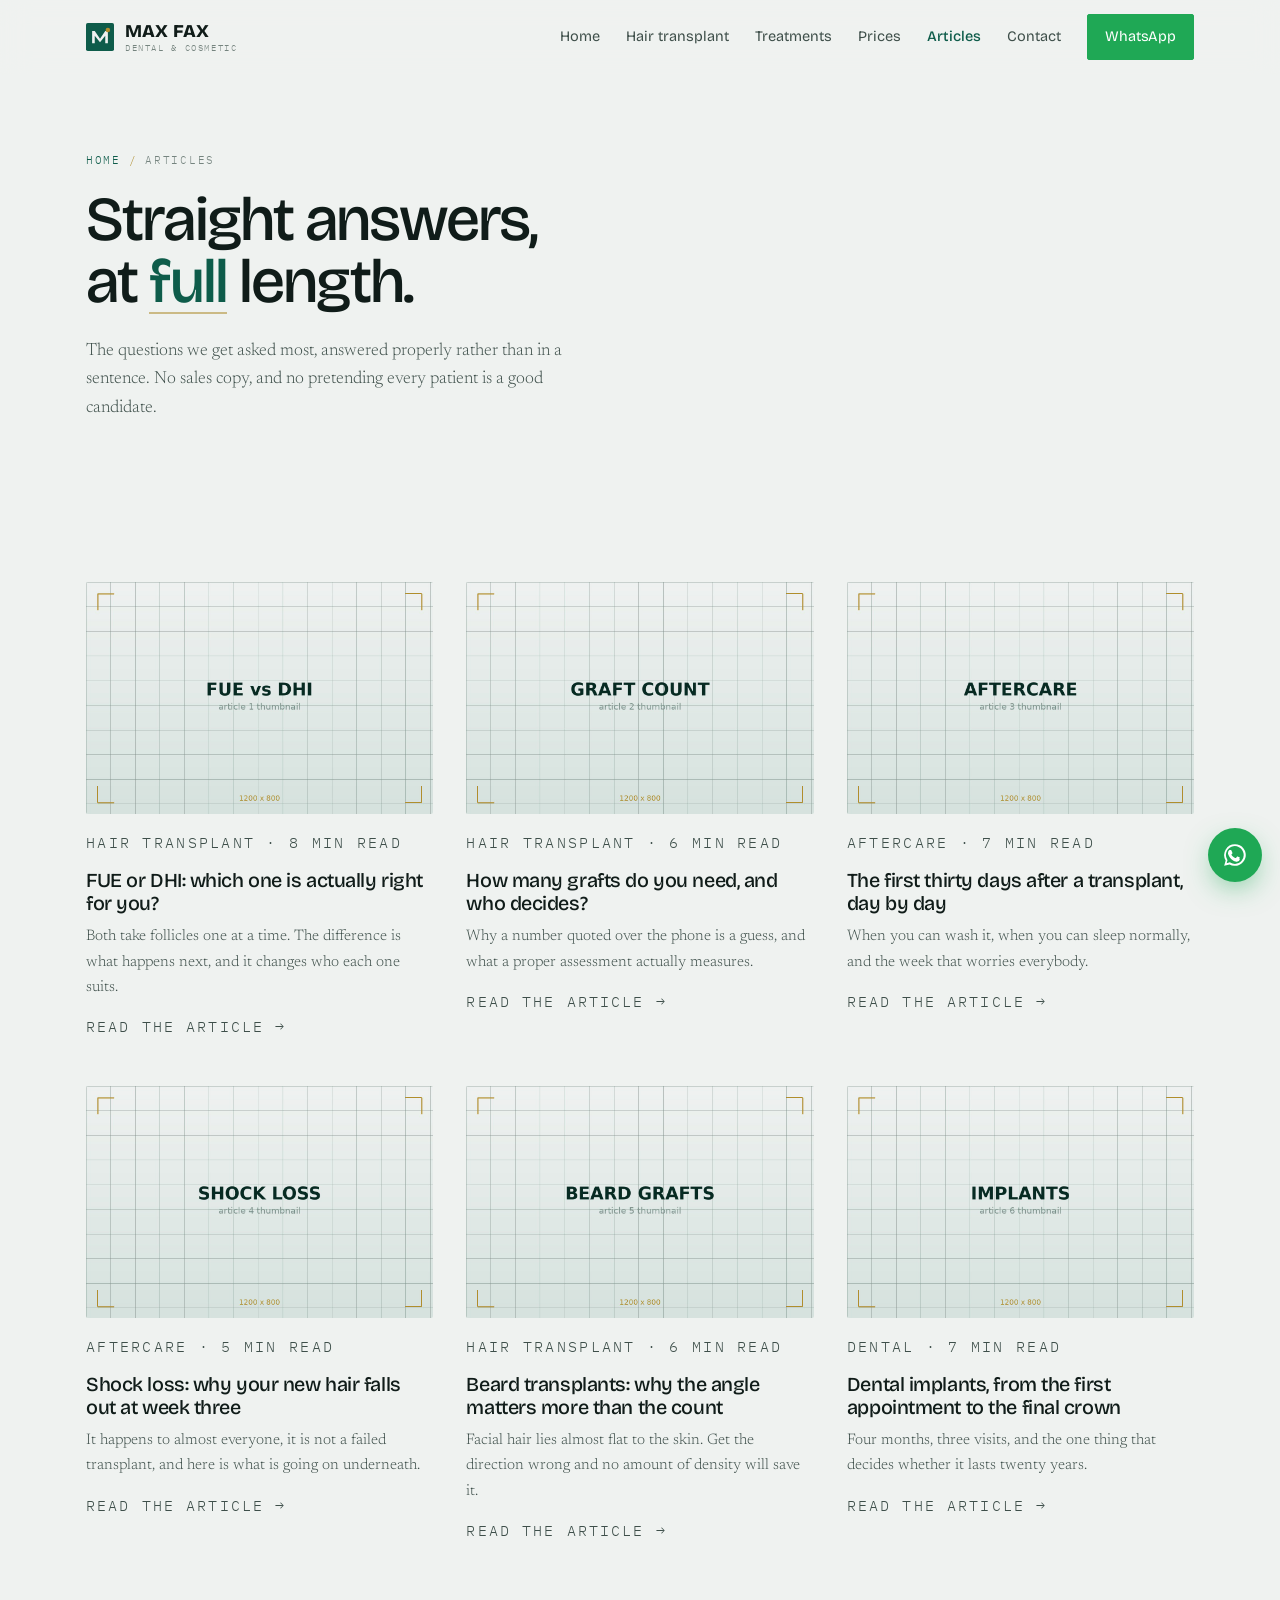
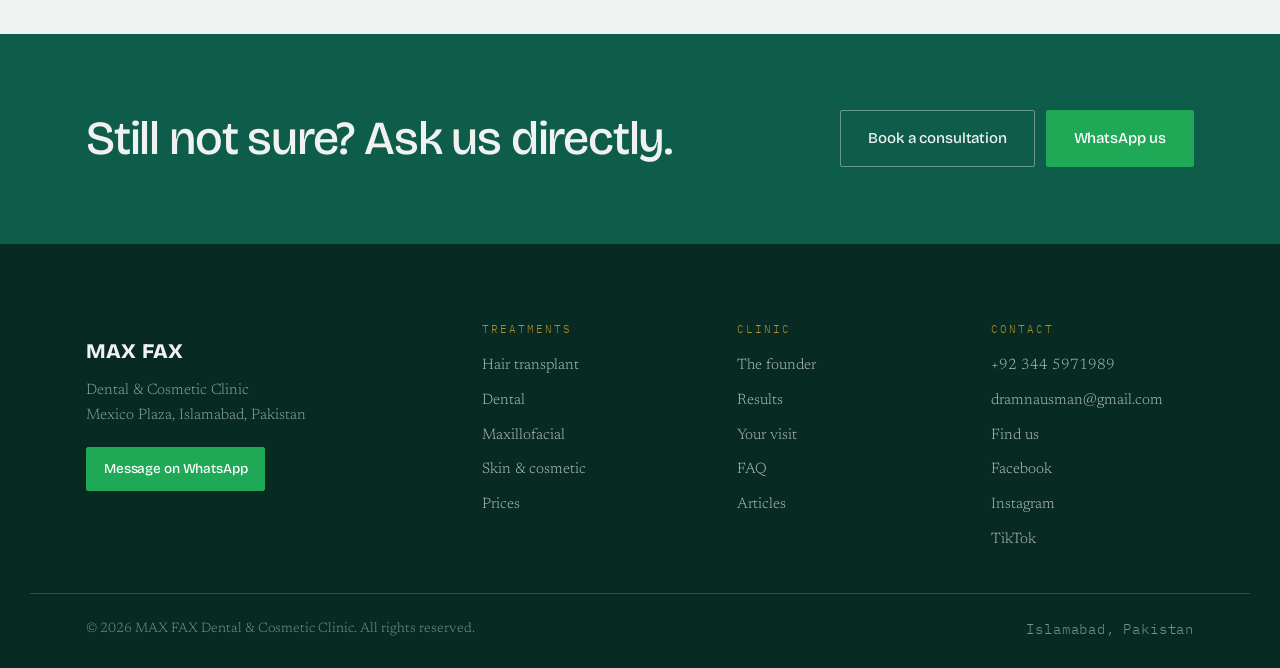
<file: articles.html>
<!DOCTYPE html>
<html lang="en">
<head>
<meta charset="UTF-8">
<meta name="viewport" content="width=device-width, initial-scale=1">

<title>Articles — Hair Transplant &amp; Dental Guides | MAX FAX Islamabad</title>
<meta name="description" content="Plain-language guides to hair transplants, aftercare, graft counts and dental treatment, written by the team at MAX FAX Clinic in Islamabad.">
<link rel="canonical" href="https://maxfaxclinic.netlify.app/articles.html">
<meta name="robots" content="index, follow, max-image-preview:large">
<meta property="og:type" content="website">
<meta property="og:title" content="Articles | MAX FAX Dental &amp; Cosmetic Clinic">
<meta property="og:description" content="Plain-language guides to hair transplants, aftercare and dental treatment.">
<meta property="og:url" content="https://maxfaxclinic.netlify.app/articles.html">
<meta property="og:image" content="https://maxfaxclinic.netlify.app/assets/images/og-image.jpg">
<meta name="twitter:card" content="summary_large_image">
<meta name="theme-color" content="#072B23">
<link rel="icon" href="/assets/favicon.svg" type="image/svg+xml">
<link rel="preconnect" href="https://fonts.googleapis.com">
<link rel="preconnect" href="https://fonts.gstatic.com" crossorigin>
<link href="https://fonts.googleapis.com/css2?family=Bricolage+Grotesque:opsz,wght@12..96,400;12..96,500;12..96,600;12..96,800&family=Newsreader:ital,opsz,wght@0,6..72,300;0,6..72,400;1,6..72,300&family=IBM+Plex+Mono:wght@400;500&display=swap" rel="stylesheet">
<link rel="stylesheet" href="/css/styles.css">

<script type="application/ld+json">
{
  "@context":"https://schema.org",
  "@type":"Blog",
  "name":"MAX FAX Clinic Articles",
  "url":"https://maxfaxclinic.netlify.app/articles.html",
  "publisher":{"@type":"MedicalClinic","name":"MAX FAX Dental & Cosmetic Clinic"}
}
</script>
</head>

<body>
<a class="skip" href="#main">Skip to content</a>

<header class="site-head">
  <div class="wrap head-inner">
    <a class="brand" href="/" aria-label="MAX FAX Clinic, home">
      <svg class="brand-mark" viewBox="0 0 32 32" aria-hidden="true">
        <rect width="32" height="32" rx="2" fill="#0E5C4A"/>
        <path d="M7 23V9h3l6 9 6-9h3v14h-3v-8.5L16 22l-6-7.5V23z" fill="#EFF2F0"/>
        <circle cx="25" cy="8" r="2.6" fill="#B08D2E"/>
      </svg>
      <span class="brand-text"><span class="brand-name">MAX FAX</span><span class="brand-tag">Dental &amp; Cosmetic</span></span>
    </a>
    <nav class="nav" id="nav" aria-label="Main">
      <a href="/">Home</a>
      <a href="/#hair">Hair transplant</a>
      <a href="/#treatments">Treatments</a>
      <a href="/prices.html">Prices</a>
      <a href="/articles.html" aria-current="page">Articles</a>
      <a href="/contact.html">Contact</a>
      <a class="btn btn-sm btn-wa" href="https://wa.me/923445971989" target="_blank" rel="noopener">WhatsApp</a>
    </nav>
    <button class="burger" aria-label="Open menu" aria-expanded="false" aria-controls="nav"><span></span><span></span></button>
  </div>
</header>

<main id="main">

<section class="pagehead">
  <div class="wrap">
    <p class="crumbs"><a href="/">Home</a><span>/</span>Articles</p>
    <h1 class="h1">Straight answers,<br>at <em>full</em> length.</h1>
    <p class="lede">
      The questions we get asked most, answered properly rather than in a sentence.
      No sales copy, and no pretending every patient is a good candidate.
    </p>
  </div>
</section>

<section class="section-sm">
  <div class="wrap">
    <div class="artgrid">

      <!-- ============================================================
           TO ADD AN ARTICLE: copy one <a class="artcard"> block below,
           change the href, image, date, title and summary. Then make a
           copy of fue-vs-dhi.html for the article itself, and add its
           URL to sitemap.xml.
           ============================================================ -->

      <a class="artcard reveal" href="/fue-vs-dhi.html">
        <div class="media"><img src="/assets/images/article-1.jpg" width="1200" height="800" alt="Illustration comparing FUE and DHI hair transplant techniques" loading="lazy"></div>
        <p class="artmeta">Hair transplant &middot; 8 min read</p>
        <h3>FUE or DHI: which one is actually right for you?</h3>
        <p>Both take follicles one at a time. The difference is what happens next, and it changes who each one suits.</p>
        <p class="artmore">Read the article &rarr;</p>
      </a>

      <a class="artcard reveal" href="/fue-vs-dhi.html">
        <div class="media"><img src="/assets/images/article-2.jpg" width="1200" height="800" alt="Diagram showing how graft counts are estimated across scalp zones" loading="lazy"></div>
        <p class="artmeta">Hair transplant &middot; 6 min read</p>
        <h3>How many grafts do you need, and who decides?</h3>
        <p>Why a number quoted over the phone is a guess, and what a proper assessment actually measures.</p>
        <p class="artmore">Read the article &rarr;</p>
      </a>

      <a class="artcard reveal" href="/fue-vs-dhi.html">
        <div class="media"><img src="/assets/images/article-3.jpg" width="1200" height="800" alt="Aftercare timeline for the first month following a hair transplant" loading="lazy"></div>
        <p class="artmeta">Aftercare &middot; 7 min read</p>
        <h3>The first thirty days after a transplant, day by day</h3>
        <p>When you can wash it, when you can sleep normally, and the week that worries everybody.</p>
        <p class="artmore">Read the article &rarr;</p>
      </a>

      <a class="artcard reveal" href="/fue-vs-dhi.html">
        <div class="media"><img src="/assets/images/article-4.jpg" width="1200" height="800" alt="Explanation of shock loss after hair transplant surgery" loading="lazy"></div>
        <p class="artmeta">Aftercare &middot; 5 min read</p>
        <h3>Shock loss: why your new hair falls out at week three</h3>
        <p>It happens to almost everyone, it is not a failed transplant, and here is what is going on underneath.</p>
        <p class="artmore">Read the article &rarr;</p>
      </a>

      <a class="artcard reveal" href="/fue-vs-dhi.html">
        <div class="media"><img src="/assets/images/article-5.jpg" width="1200" height="800" alt="Beard transplant graft angles and placement" loading="lazy"></div>
        <p class="artmeta">Hair transplant &middot; 6 min read</p>
        <h3>Beard transplants: why the angle matters more than the count</h3>
        <p>Facial hair lies almost flat to the skin. Get the direction wrong and no amount of density will save it.</p>
        <p class="artmore">Read the article &rarr;</p>
      </a>

      <a class="artcard reveal" href="/fue-vs-dhi.html">
        <div class="media"><img src="/assets/images/article-6.jpg" width="1200" height="800" alt="Dental implant stages from fixture to crown" loading="lazy"></div>
        <p class="artmeta">Dental &middot; 7 min read</p>
        <h3>Dental implants, from the first appointment to the final crown</h3>
        <p>Four months, three visits, and the one thing that decides whether it lasts twenty years.</p>
        <p class="artmore">Read the article &rarr;</p>
      </a>

    </div>
  </div>
</section>

</main>

<section class="ctaband">
  <div class="wrap ctaband-inner">
    <h2 class="h2">Still not sure? Ask us directly.</h2>
    <div class="ctaband-actions">
      <a class="btn btn-light" href="/contact.html">Book a consultation</a>
      <a class="btn btn-wa" href="https://wa.me/923445971989" target="_blank" rel="noopener">WhatsApp us</a>
    </div>
  </div>
</section>

<footer class="foot">
  <div class="wrap foot-grid">
    <div>
      <p class="foot-name">MAX FAX</p>
      <p class="foot-line">Dental &amp; Cosmetic Clinic<br>Mexico Plaza, Islamabad, Pakistan</p>
      <a class="btn btn-sm btn-wa" href="https://wa.me/923445971989" target="_blank" rel="noopener">Message on WhatsApp</a>
    </div>
    <nav class="foot-nav" aria-label="Treatments">
      <p class="foot-h">Treatments</p>
      <a href="/#hair">Hair transplant</a><a href="/#treatments">Dental</a>
      <a href="/#treatments">Maxillofacial</a><a href="/#treatments">Skin &amp; cosmetic</a>
      <a href="/prices.html">Prices</a>
    </nav>
    <nav class="foot-nav" aria-label="Clinic">
      <p class="foot-h">Clinic</p>
      <a href="/#founder">The founder</a><a href="/#results">Results</a>
      <a href="/#visit">Your visit</a><a href="/#faq">FAQ</a><a href="/articles.html">Articles</a>
    </nav>
    <nav class="foot-nav" aria-label="Contact and social">
      <p class="foot-h">Contact</p>
      <a href="tel:+923445971989">+92 344 5971989</a>
      <a href="mailto:dramnausman@gmail.com">dramnausman@gmail.com</a>
      <a href="/contact.html">Find us</a>
      <a href="#" target="_blank" rel="noopener">Facebook</a>
      <a href="#" target="_blank" rel="noopener">Instagram</a>
      <a href="#" target="_blank" rel="noopener">TikTok</a>
    </nav>
  </div>
  <div class="wrap foot-base">
    <p>&copy; <span id="year">2026</span> MAX FAX Dental &amp; Cosmetic Clinic. All rights reserved.</p>
    <p class="mono">Islamabad, Pakistan</p>
  </div>
</footer>

<a class="wa-float" href="https://wa.me/923445971989" target="_blank" rel="noopener" aria-label="Chat with MAX FAX on WhatsApp">
  <svg viewBox="0 0 24 24" fill="currentColor" aria-hidden="true"><path d="M12 2a10 10 0 0 0-8.6 15.1L2 22l5-1.3A10 10 0 1 0 12 2zm0 18.2c-1.6 0-3.1-.4-4.4-1.2l-.3-.2-3 .8.8-2.9-.2-.3A8.2 8.2 0 1 1 12 20.2zm4.5-5.8c-.3-.2-1.7-.9-2-1-.3-.1-.5-.1-.7.1l-.9 1.2c-.2.2-.3.2-.6.1-1.4-.6-2.6-1.6-3.5-2.8-.2-.3 0-.5.1-.6l.5-.6c.1-.2.1-.3.2-.5V10c0-.2-.7-1.6-.9-2.2-.2-.5-.5-.5-.7-.5h-.6c-.2 0-.5.1-.8.4-1 1-1.3 2.4-.9 3.7.9 2.5 2.6 4.6 4.9 5.9.6.3 1.2.6 1.9.7.7.2 1.4.2 2 .1.7-.2 1.4-.7 1.7-1.4.2-.4.2-.9.1-1.3l-.4-.2z"/></svg>
  <span>Chat with us</span>
</a>

<script src="/js/main.js" defer></script>
</body>
</html>
</file>
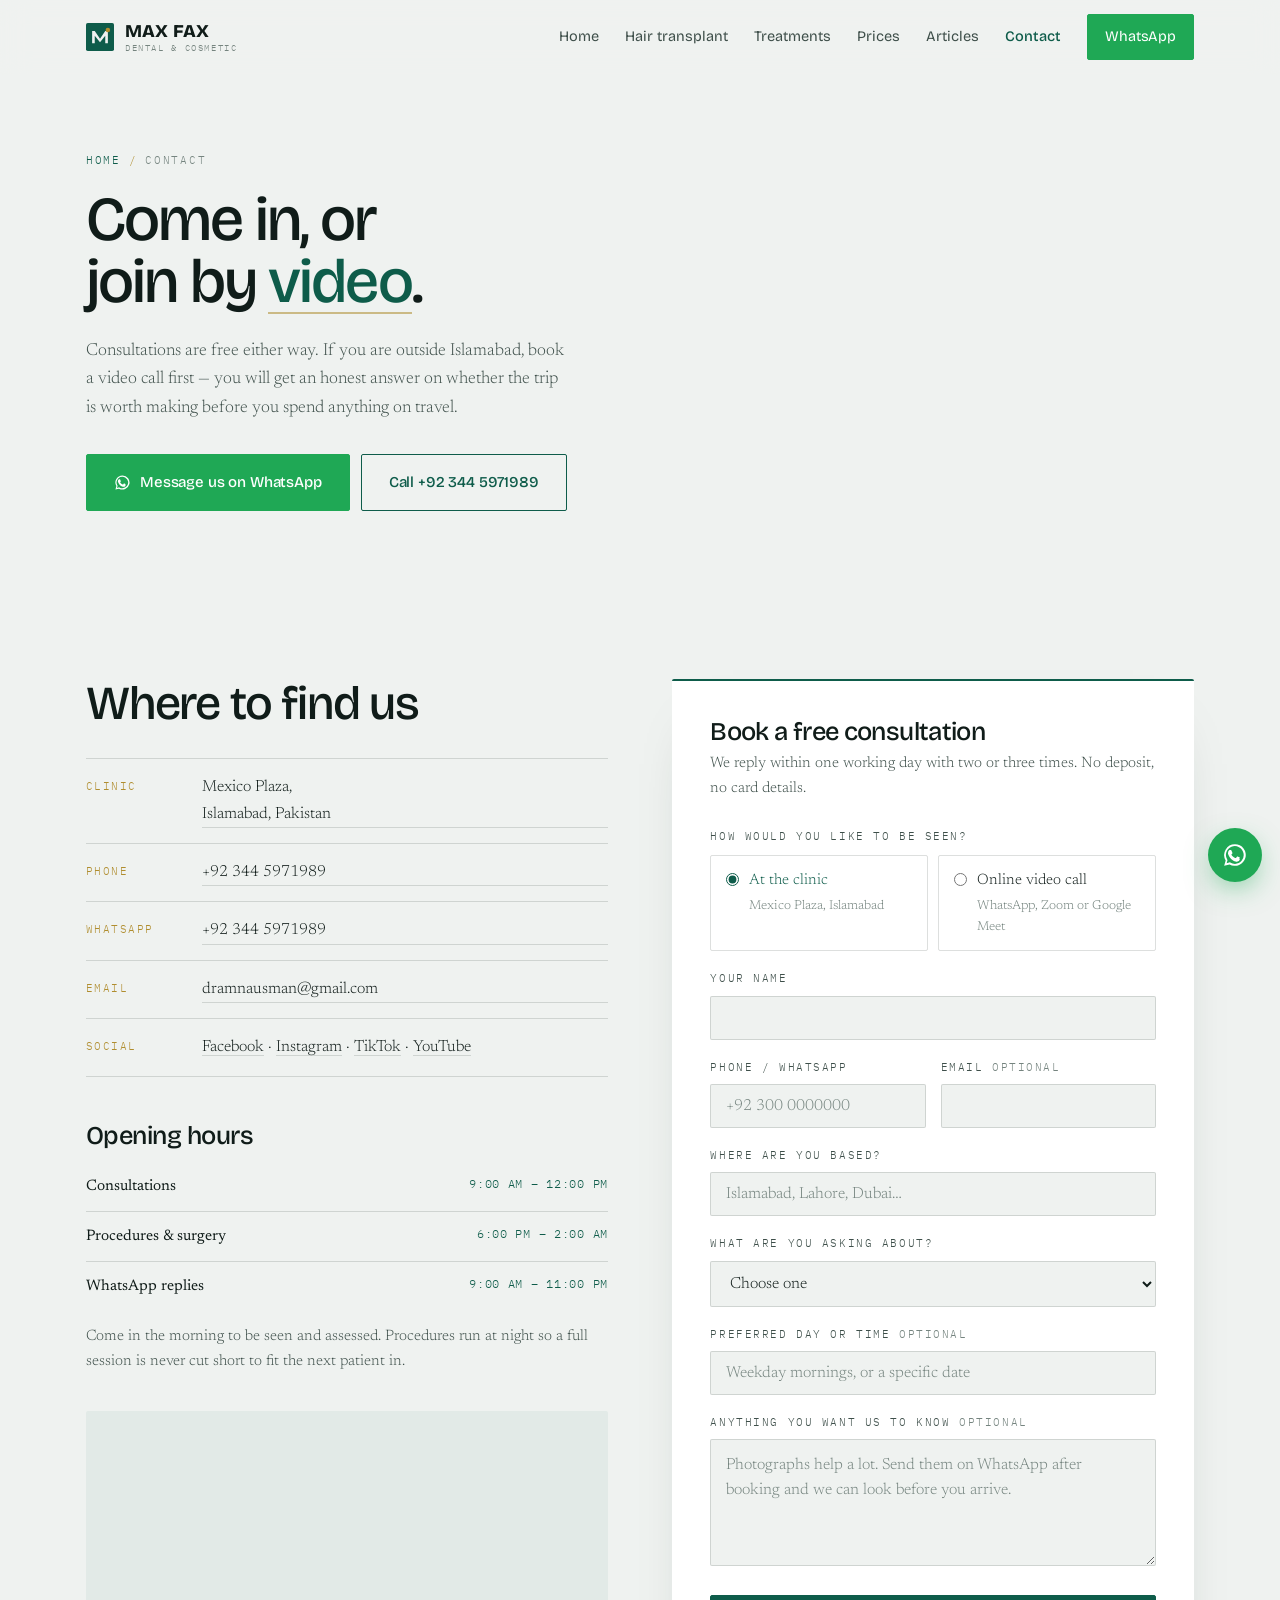
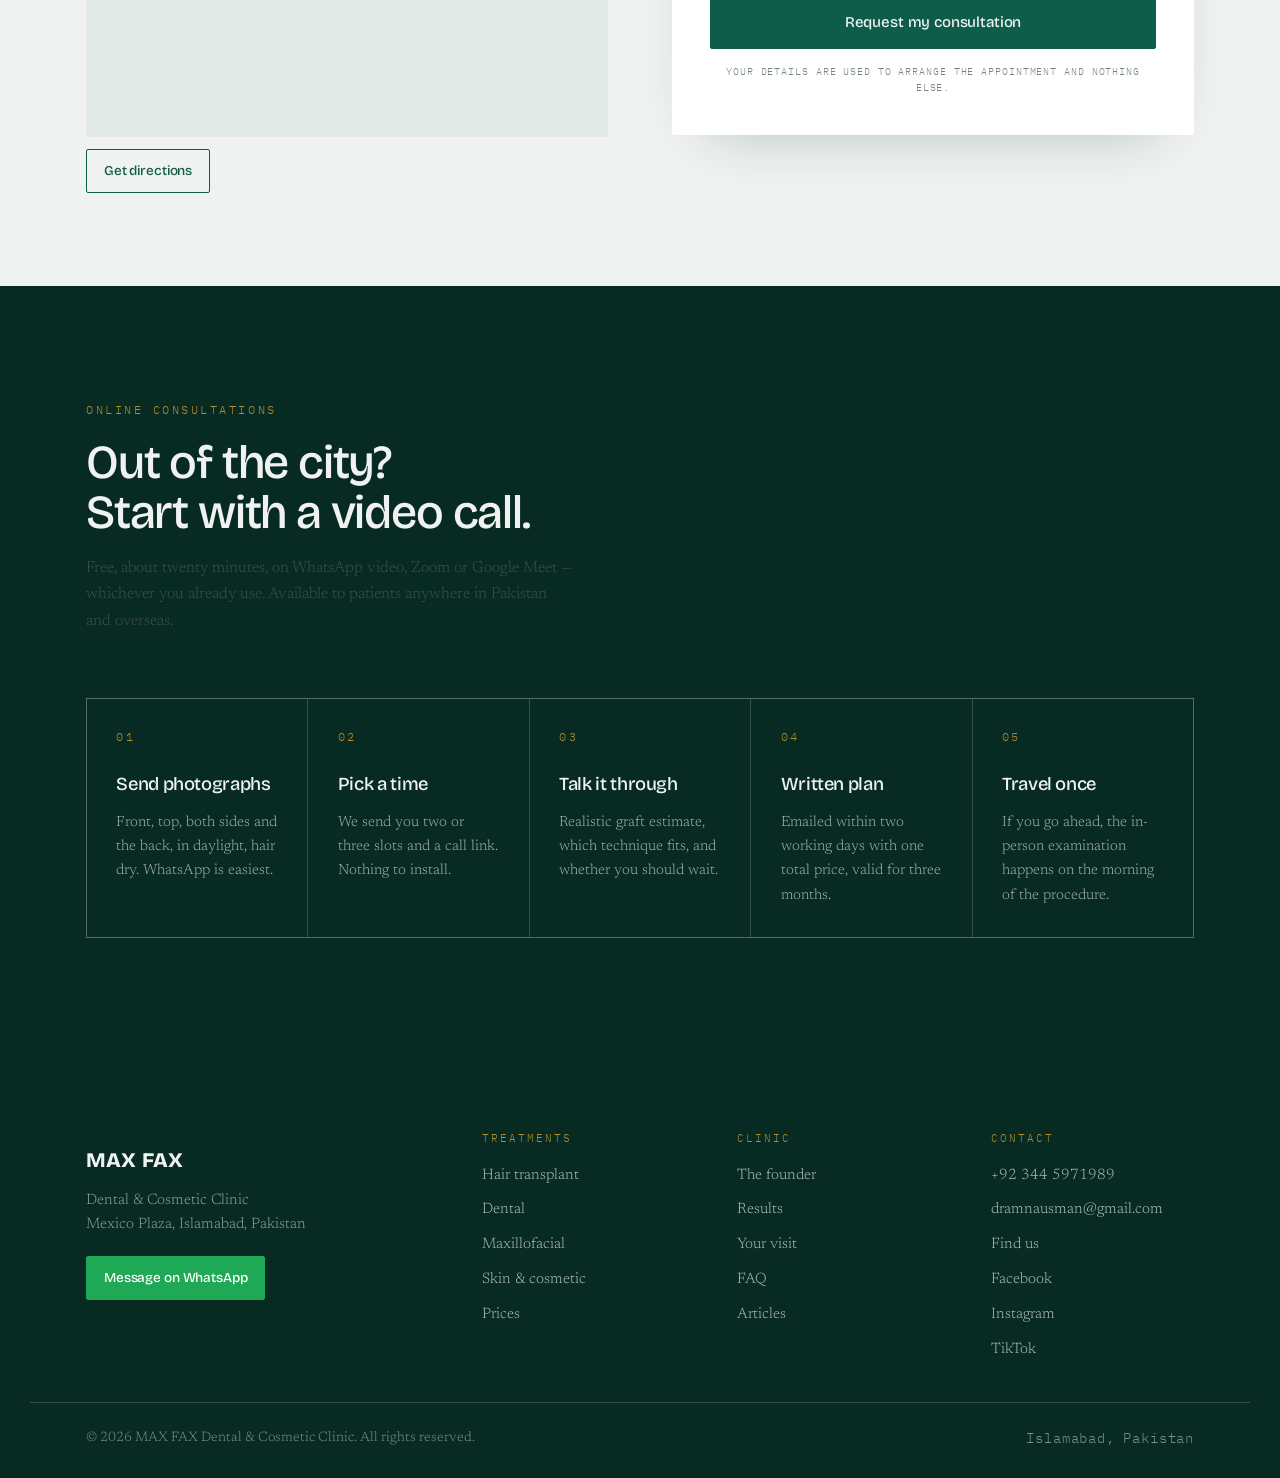
<file: contact.html>
<!DOCTYPE html>
<html lang="en">
<head>
<meta charset="UTF-8">
<meta name="viewport" content="width=device-width, initial-scale=1">

<title>Contact &amp; Book — MAX FAX Dental &amp; Cosmetic Clinic, Islamabad</title>
<meta name="description" content="Book a free consultation at MAX FAX Clinic, Mexico Plaza, Islamabad. In person or by video call. WhatsApp +92 344 5971989. Consultation 9am-12pm, procedures 6pm-2am.">
<link rel="canonical" href="https://maxfaxclinic.netlify.app/contact.html">
<meta name="robots" content="index, follow, max-image-preview:large">
<meta property="og:type" content="website">
<meta property="og:title" content="Contact &amp; Book | MAX FAX Clinic, Islamabad">
<meta property="og:description" content="Book a free consultation in person or by video call. Mexico Plaza, Islamabad.">
<meta property="og:url" content="https://maxfaxclinic.netlify.app/contact.html">
<meta property="og:image" content="https://maxfaxclinic.netlify.app/assets/images/og-image.jpg">
<meta name="twitter:card" content="summary_large_image">
<meta name="theme-color" content="#072B23">
<link rel="icon" href="/assets/favicon.svg" type="image/svg+xml">
<link rel="preconnect" href="https://fonts.googleapis.com">
<link rel="preconnect" href="https://fonts.gstatic.com" crossorigin>
<link href="https://fonts.googleapis.com/css2?family=Bricolage+Grotesque:opsz,wght@12..96,400;12..96,500;12..96,600;12..96,800&family=Newsreader:ital,opsz,wght@0,6..72,300;0,6..72,400;1,6..72,300&family=IBM+Plex+Mono:wght@400;500&display=swap" rel="stylesheet">
<link rel="stylesheet" href="/css/styles.css">

<script type="application/ld+json">
{
  "@context":"https://schema.org",
  "@type":"ContactPage",
  "url":"https://maxfaxclinic.netlify.app/contact.html",
  "mainEntity":{
    "@type":"MedicalClinic",
    "name":"MAX FAX Dental & Cosmetic Clinic",
    "telephone":"+923445971989",
    "email":"dramnausman@gmail.com",
    "address":{"@type":"PostalAddress","streetAddress":"Mexico Plaza","addressLocality":"Islamabad","addressCountry":"PK"},
    "geo":{"@type":"GeoCoordinates","latitude":33.7077,"longitude":73.0563}
  }
}
</script>
</head>

<body>
<a class="skip" href="#main">Skip to content</a>

<header class="site-head">
  <div class="wrap head-inner">
    <a class="brand" href="/" aria-label="MAX FAX Clinic, home">
      <svg class="brand-mark" viewBox="0 0 32 32" aria-hidden="true">
        <rect width="32" height="32" rx="2" fill="#0E5C4A"/>
        <path d="M7 23V9h3l6 9 6-9h3v14h-3v-8.5L16 22l-6-7.5V23z" fill="#EFF2F0"/>
        <circle cx="25" cy="8" r="2.6" fill="#B08D2E"/>
      </svg>
      <span class="brand-text"><span class="brand-name">MAX FAX</span><span class="brand-tag">Dental &amp; Cosmetic</span></span>
    </a>
    <nav class="nav" id="nav" aria-label="Main">
      <a href="/">Home</a>
      <a href="/#hair">Hair transplant</a>
      <a href="/#treatments">Treatments</a>
      <a href="/prices.html">Prices</a>
      <a href="/articles.html">Articles</a>
      <a href="/contact.html" aria-current="page">Contact</a>
      <a class="btn btn-sm btn-wa" href="https://wa.me/923445971989" target="_blank" rel="noopener">WhatsApp</a>
    </nav>
    <button class="burger" aria-label="Open menu" aria-expanded="false" aria-controls="nav"><span></span><span></span></button>
  </div>
</header>

<main id="main">

<section class="pagehead">
  <div class="wrap">
    <p class="crumbs"><a href="/">Home</a><span>/</span>Contact</p>
    <h1 class="h1">Come in, or<br>join by <em>video</em>.</h1>
    <p class="lede">
      Consultations are free either way. If you are outside Islamabad, book a video call
      first — you will get an honest answer on whether the trip is worth making before you
      spend anything on travel.
    </p>
    <div class="hero-cta">
      <a class="btn btn-wa" href="https://wa.me/923445971989?text=Hi%20MAX%20FAX%2C%20I%27d%20like%20to%20book%20a%20consultation." target="_blank" rel="noopener">
        <svg viewBox="0 0 24 24" width="17" height="17" fill="currentColor" aria-hidden="true"><path d="M12 2a10 10 0 0 0-8.6 15.1L2 22l5-1.3A10 10 0 1 0 12 2zm0 18.2c-1.6 0-3.1-.4-4.4-1.2l-.3-.2-3 .8.8-2.9-.2-.3A8.2 8.2 0 1 1 12 20.2zm4.5-5.8c-.3-.2-1.7-.9-2-1-.3-.1-.5-.1-.7.1l-.9 1.2c-.2.2-.3.2-.6.1-1.4-.6-2.6-1.6-3.5-2.8-.2-.3 0-.5.1-.6l.5-.6c.1-.2.1-.3.2-.5V10c0-.2-.7-1.6-.9-2.2-.2-.5-.5-.5-.7-.5h-.6c-.2 0-.5.1-.8.4-1 1-1.3 2.4-.9 3.7.9 2.5 2.6 4.6 4.9 5.9.6.3 1.2.6 1.9.7.7.2 1.4.2 2 .1.7-.2 1.4-.7 1.7-1.4.2-.4.2-.9.1-1.3l-.4-.2z"/></svg>
        Message us on WhatsApp
      </a>
      <a class="btn btn-ghost" href="tel:+923445971989">Call +92 344 5971989</a>
    </div>
  </div>
</section>

<section class="section-sm">
  <div class="wrap book-grid">

    <!-- ============ LEFT: details, hours, map ============ -->
    <div>
      <h2 class="h2">Where to find us</h2>

      <ul class="contact-list">
        <li>
          <span class="mono">Clinic</span>
          <!-- EDIT: add the floor and office number once you have it -->
          <a href="https://www.google.com/maps/search/?api=1&query=Mexico+Plaza+Islamabad" target="_blank" rel="noopener">
            Mexico Plaza,<br>Islamabad, Pakistan
          </a>
        </li>
        <li><span class="mono">Phone</span><a href="tel:+923445971989">+92 344 5971989</a></li>
        <li><span class="mono">WhatsApp</span><a href="https://wa.me/923445971989" target="_blank" rel="noopener">+92 344 5971989</a></li>
        <li><span class="mono">Email</span><a href="mailto:dramnausman@gmail.com">dramnausman@gmail.com</a></li>
        <li>
          <span class="mono">Social</span>
          <!-- EDIT: paste your real profile links over the # below -->
          <span>
            <a href="#" target="_blank" rel="noopener">Facebook</a> &middot;
            <a href="#" target="_blank" rel="noopener">Instagram</a> &middot;
            <a href="#" target="_blank" rel="noopener">TikTok</a> &middot;
            <a href="#" target="_blank" rel="noopener">YouTube</a>
          </span>
        </li>
      </ul>

      <h3 class="h3" style="margin-top:44px">Opening hours</h3>
      <ul class="hours">
        <li><strong>Consultations</strong><span class="mono">9:00 AM &ndash; 12:00 PM</span></li>
        <li><strong>Procedures &amp; surgery</strong><span class="mono">6:00 PM &ndash; 2:00 AM</span></li>
        <li><strong>WhatsApp replies</strong><span class="mono">9:00 AM &ndash; 11:00 PM</span></li>
      </ul>
      <p style="color:var(--ink-2);font-size:.94em;margin-top:14px">
        Come in the morning to be seen and assessed. Procedures run at night so a full session
        is never cut short to fit the next patient in.
      </p>

      <!-- The map iframe only downloads once you scroll near it. -->
      <div class="mapwrap" style="margin-top:36px"
           data-map="https://www.google.com/maps?q=Mexico%20Plaza%20Islamabad&amp;output=embed"
           aria-label="Map showing MAX FAX Clinic at Mexico Plaza, Islamabad"></div>
      <p style="margin-top:12px">
        <a class="btn btn-ghost btn-sm" href="https://www.google.com/maps/dir/?api=1&destination=Mexico+Plaza+Islamabad" target="_blank" rel="noopener">Get directions</a>
      </p>
    </div>

    <!-- ============ RIGHT: booking form ============ -->
    <form class="form"
          name="booking"
          method="POST"
          data-netlify="true"
          netlify-honeypot="company"
          action="/thanks.html">

      <input type="hidden" name="form-name" value="booking">
      <p class="hp"><label>Leave this empty <input name="company" tabindex="-1" autocomplete="off"></label></p>

      <h2 class="h2" style="font-size:1.6rem;margin-bottom:6px">Book a free consultation</h2>
      <p style="color:var(--ink-2);font-size:.94em;margin:0 0 26px">
        We reply within one working day with two or three times. No deposit, no card details.
      </p>

      <fieldset class="radioset">
        <legend>How would you like to be seen?</legend>
        <div class="radios">
          <label>
            <input type="radio" name="consultation_type" value="In person" checked>
            <span>At the clinic<small>Mexico Plaza, Islamabad</small></span>
          </label>
          <label>
            <input type="radio" name="consultation_type" value="Online video call">
            <span>Online video call<small>WhatsApp, Zoom or Google Meet</small></span>
          </label>
        </div>
      </fieldset>

      <div class="field">
        <label for="f-name">Your name</label>
        <input id="f-name" name="name" type="text" required autocomplete="name">
      </div>

      <div class="field-row">
        <div class="field">
          <label for="f-phone">Phone / WhatsApp</label>
          <input id="f-phone" name="phone" type="tel" required autocomplete="tel" placeholder="+92 300 0000000">
        </div>
        <div class="field">
          <label for="f-email">Email <span class="opt">optional</span></label>
          <input id="f-email" name="email" type="email" autocomplete="email">
        </div>
      </div>

      <div class="field">
        <label for="f-city">Where are you based?</label>
        <input id="f-city" name="city" type="text" placeholder="Islamabad, Lahore, Dubai&hellip;">
      </div>

      <div class="field">
        <label for="f-treat">What are you asking about?</label>
        <select id="f-treat" name="treatment" required>
          <option value="">Choose one</option>
          <optgroup label="Hair restoration">
            <option>FUE hair transplant</option>
            <option>DHI hair transplant</option>
            <option>Beard or moustache transplant</option>
            <option>Eyebrow restoration</option>
            <option>Female hairline restoration</option>
            <option>PRP therapy / hair loss</option>
          </optgroup>
          <optgroup label="Dental">
            <option>Dental implants</option>
            <option>Veneers or crowns</option>
            <option>Braces or clear aligners</option>
            <option>Root canal</option>
            <option>Whitening or hygiene</option>
          </optgroup>
          <optgroup label="Maxillofacial">
            <option>Wisdom tooth or surgical extraction</option>
            <option>Jaw or facial surgery</option>
          </optgroup>
          <optgroup label="Skin &amp; cosmetic">
            <option>Anti-wrinkle injections</option>
            <option>Dermal fillers</option>
            <option>Laser or skin treatment</option>
          </optgroup>
          <option>Something else</option>
        </select>
      </div>

      <div class="field">
        <label for="f-when">Preferred day or time <span class="opt">optional</span></label>
        <input id="f-when" name="preferred_time" type="text" placeholder="Weekday mornings, or a specific date">
      </div>

      <div class="field">
        <label for="f-msg">Anything you want us to know <span class="opt">optional</span></label>
        <textarea id="f-msg" name="message" rows="4" placeholder="Photographs help a lot. Send them on WhatsApp after booking and we can look before you arrive."></textarea>
      </div>

      <button class="btn btn-solid btn-block" type="submit">Request my consultation</button>
      <p class="form-note">Your details are used to arrange the appointment and nothing else.</p>
    </form>

  </div>
</section>

<!-- ============ ONLINE CONSULTATION EXPLAINER ============ -->
<section class="section section-dark">
  <div class="wrap">
    <header class="sec-head">
      <p class="eyebrow eyebrow-light">Online consultations</p>
      <h2 class="h2 h2-light">Out of the city?<br>Start with a video call.</h2>
      <p class="sec-lede lede-light">
        Free, about twenty minutes, on WhatsApp video, Zoom or Google Meet — whichever you
        already use. Available to patients anywhere in Pakistan and overseas.
      </p>
    </header>

    <ol class="steps">
      <li class="step"><span class="step-no">01</span><h3>Send photographs</h3><p>Front, top, both sides and the back, in daylight, hair dry. WhatsApp is easiest.</p></li>
      <li class="step"><span class="step-no">02</span><h3>Pick a time</h3><p>We send you two or three slots and a call link. Nothing to install.</p></li>
      <li class="step"><span class="step-no">03</span><h3>Talk it through</h3><p>Realistic graft estimate, which technique fits, and whether you should wait.</p></li>
      <li class="step"><span class="step-no">04</span><h3>Written plan</h3><p>Emailed within two working days with one total price, valid for three months.</p></li>
      <li class="step"><span class="step-no">05</span><h3>Travel once</h3><p>If you go ahead, the in-person examination happens on the morning of the procedure.</p></li>
    </ol>
  </div>
</section>

</main>

<footer class="foot">
  <div class="wrap foot-grid">
    <div>
      <p class="foot-name">MAX FAX</p>
      <p class="foot-line">Dental &amp; Cosmetic Clinic<br>Mexico Plaza, Islamabad, Pakistan</p>
      <a class="btn btn-sm btn-wa" href="https://wa.me/923445971989" target="_blank" rel="noopener">Message on WhatsApp</a>
    </div>
    <nav class="foot-nav" aria-label="Treatments">
      <p class="foot-h">Treatments</p>
      <a href="/#hair">Hair transplant</a><a href="/#treatments">Dental</a>
      <a href="/#treatments">Maxillofacial</a><a href="/#treatments">Skin &amp; cosmetic</a>
      <a href="/prices.html">Prices</a>
    </nav>
    <nav class="foot-nav" aria-label="Clinic">
      <p class="foot-h">Clinic</p>
      <a href="/#founder">The founder</a><a href="/#results">Results</a>
      <a href="/#visit">Your visit</a><a href="/#faq">FAQ</a><a href="/articles.html">Articles</a>
    </nav>
    <nav class="foot-nav" aria-label="Contact and social">
      <p class="foot-h">Contact</p>
      <a href="tel:+923445971989">+92 344 5971989</a>
      <a href="mailto:dramnausman@gmail.com">dramnausman@gmail.com</a>
      <a href="/contact.html">Find us</a>
      <a href="#" target="_blank" rel="noopener">Facebook</a>
      <a href="#" target="_blank" rel="noopener">Instagram</a>
      <a href="#" target="_blank" rel="noopener">TikTok</a>
    </nav>
  </div>
  <div class="wrap foot-base">
    <p>&copy; <span id="year">2026</span> MAX FAX Dental &amp; Cosmetic Clinic. All rights reserved.</p>
    <p class="mono">Islamabad, Pakistan</p>
  </div>
</footer>

<a class="wa-float" href="https://wa.me/923445971989" target="_blank" rel="noopener" aria-label="Chat with MAX FAX on WhatsApp">
  <svg viewBox="0 0 24 24" fill="currentColor" aria-hidden="true"><path d="M12 2a10 10 0 0 0-8.6 15.1L2 22l5-1.3A10 10 0 1 0 12 2zm0 18.2c-1.6 0-3.1-.4-4.4-1.2l-.3-.2-3 .8.8-2.9-.2-.3A8.2 8.2 0 1 1 12 20.2zm4.5-5.8c-.3-.2-1.7-.9-2-1-.3-.1-.5-.1-.7.1l-.9 1.2c-.2.2-.3.2-.6.1-1.4-.6-2.6-1.6-3.5-2.8-.2-.3 0-.5.1-.6l.5-.6c.1-.2.1-.3.2-.5V10c0-.2-.7-1.6-.9-2.2-.2-.5-.5-.5-.7-.5h-.6c-.2 0-.5.1-.8.4-1 1-1.3 2.4-.9 3.7.9 2.5 2.6 4.6 4.9 5.9.6.3 1.2.6 1.9.7.7.2 1.4.2 2 .1.7-.2 1.4-.7 1.7-1.4.2-.4.2-.9.1-1.3l-.4-.2z"/></svg>
  <span>Chat with us</span>
</a>

<script src="/js/main.js" defer></script>
</body>
</html>
</file>
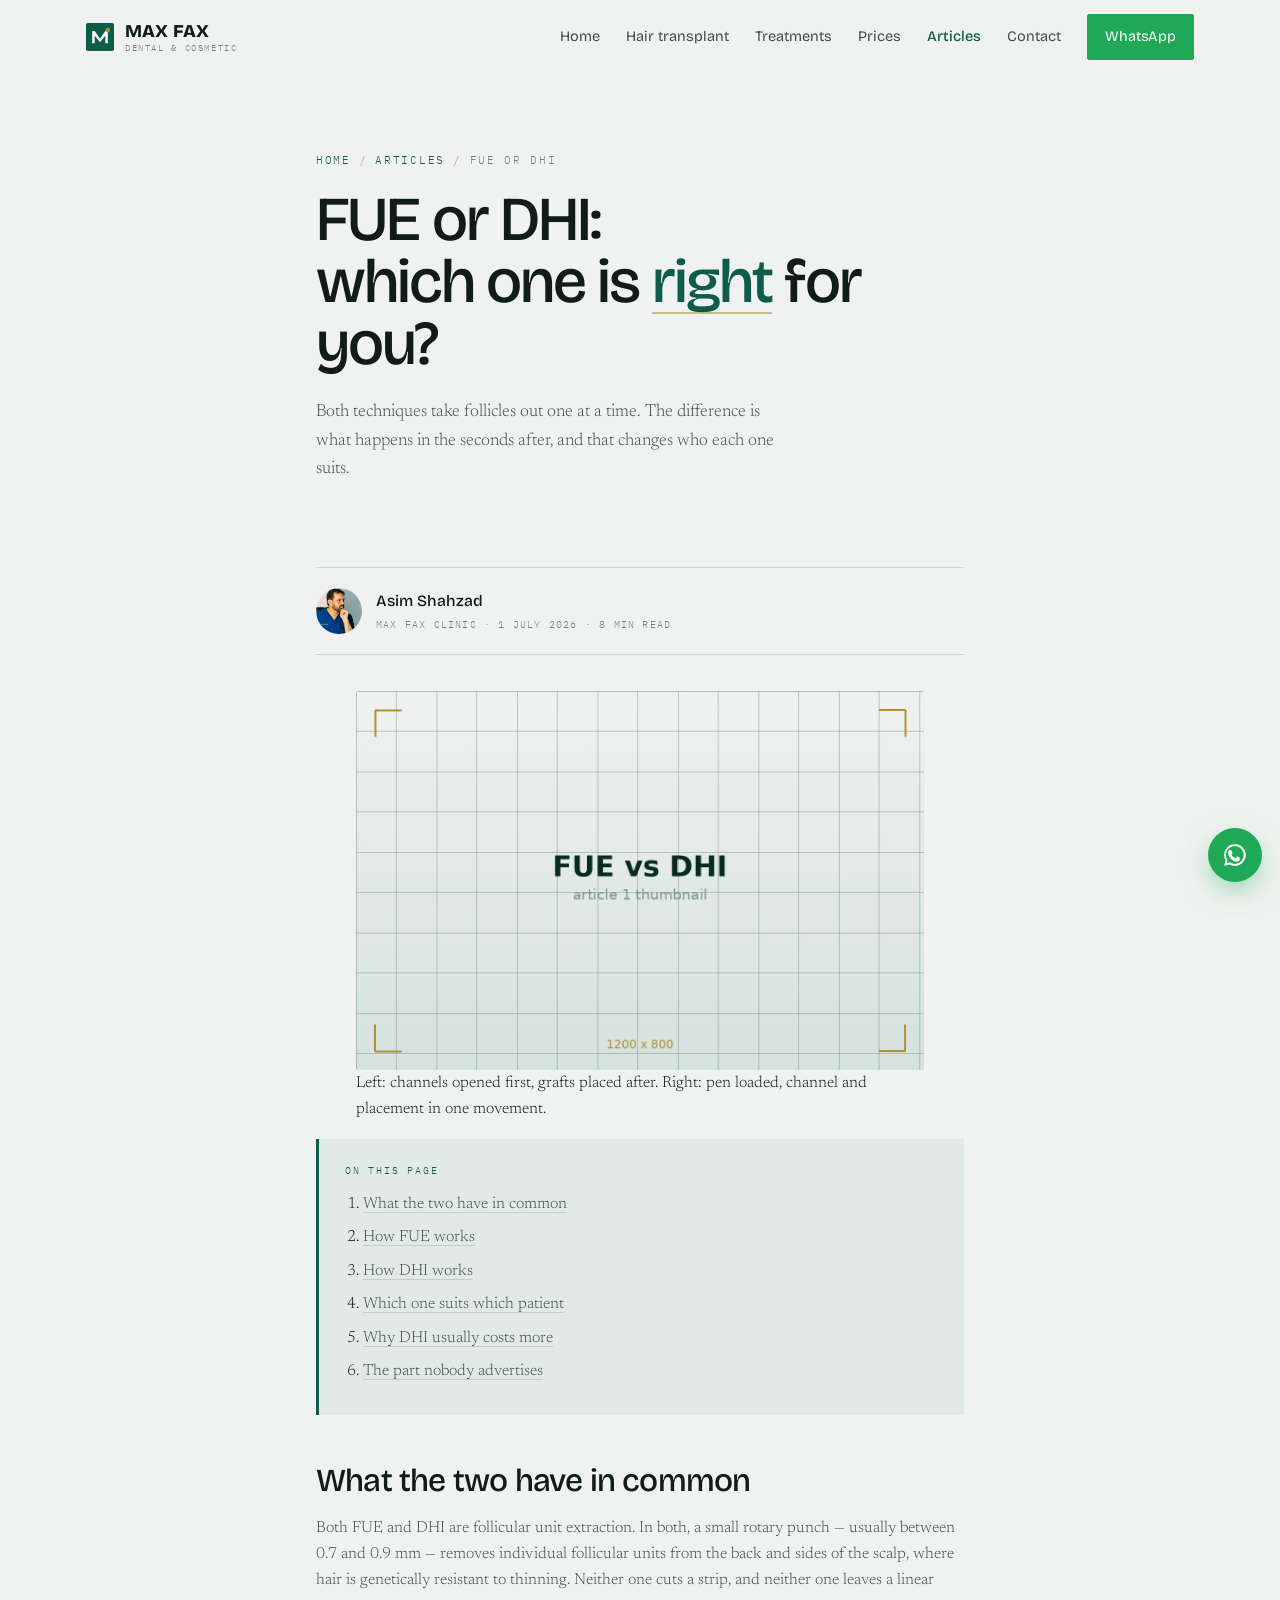
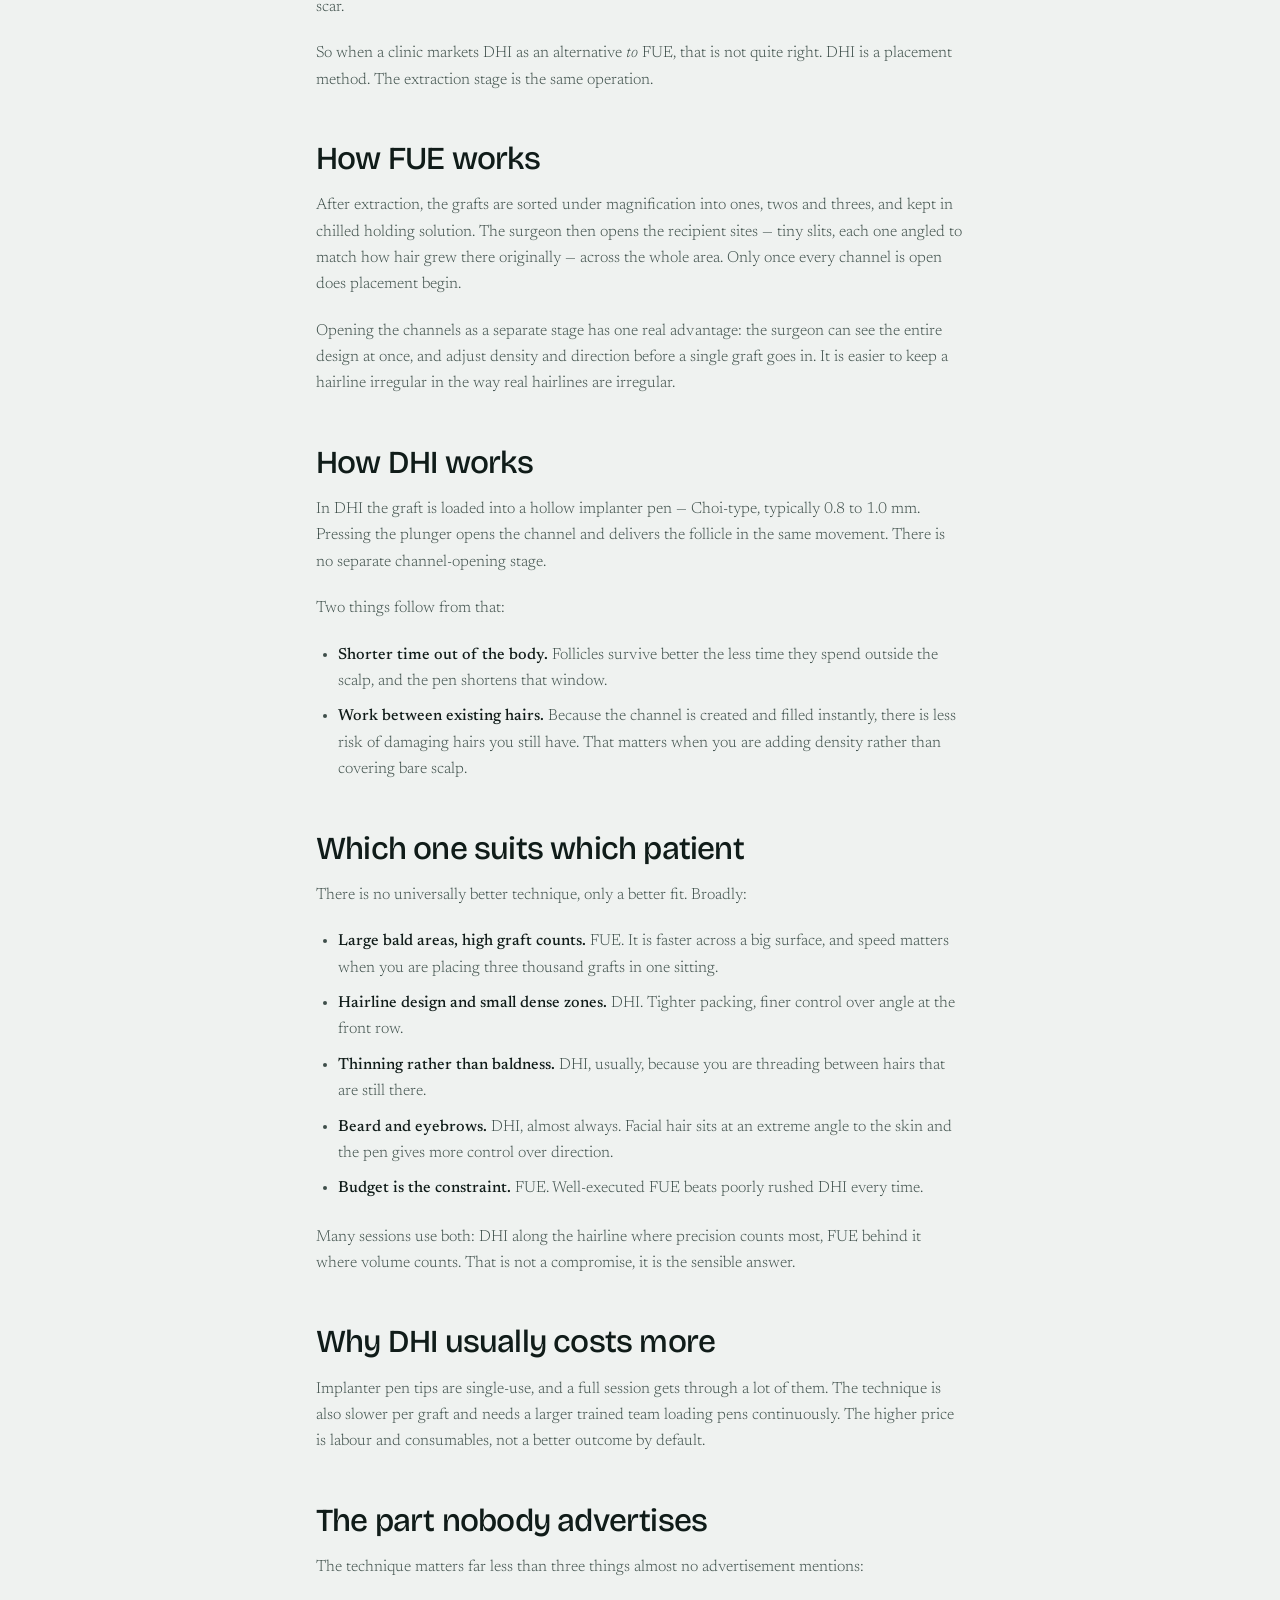
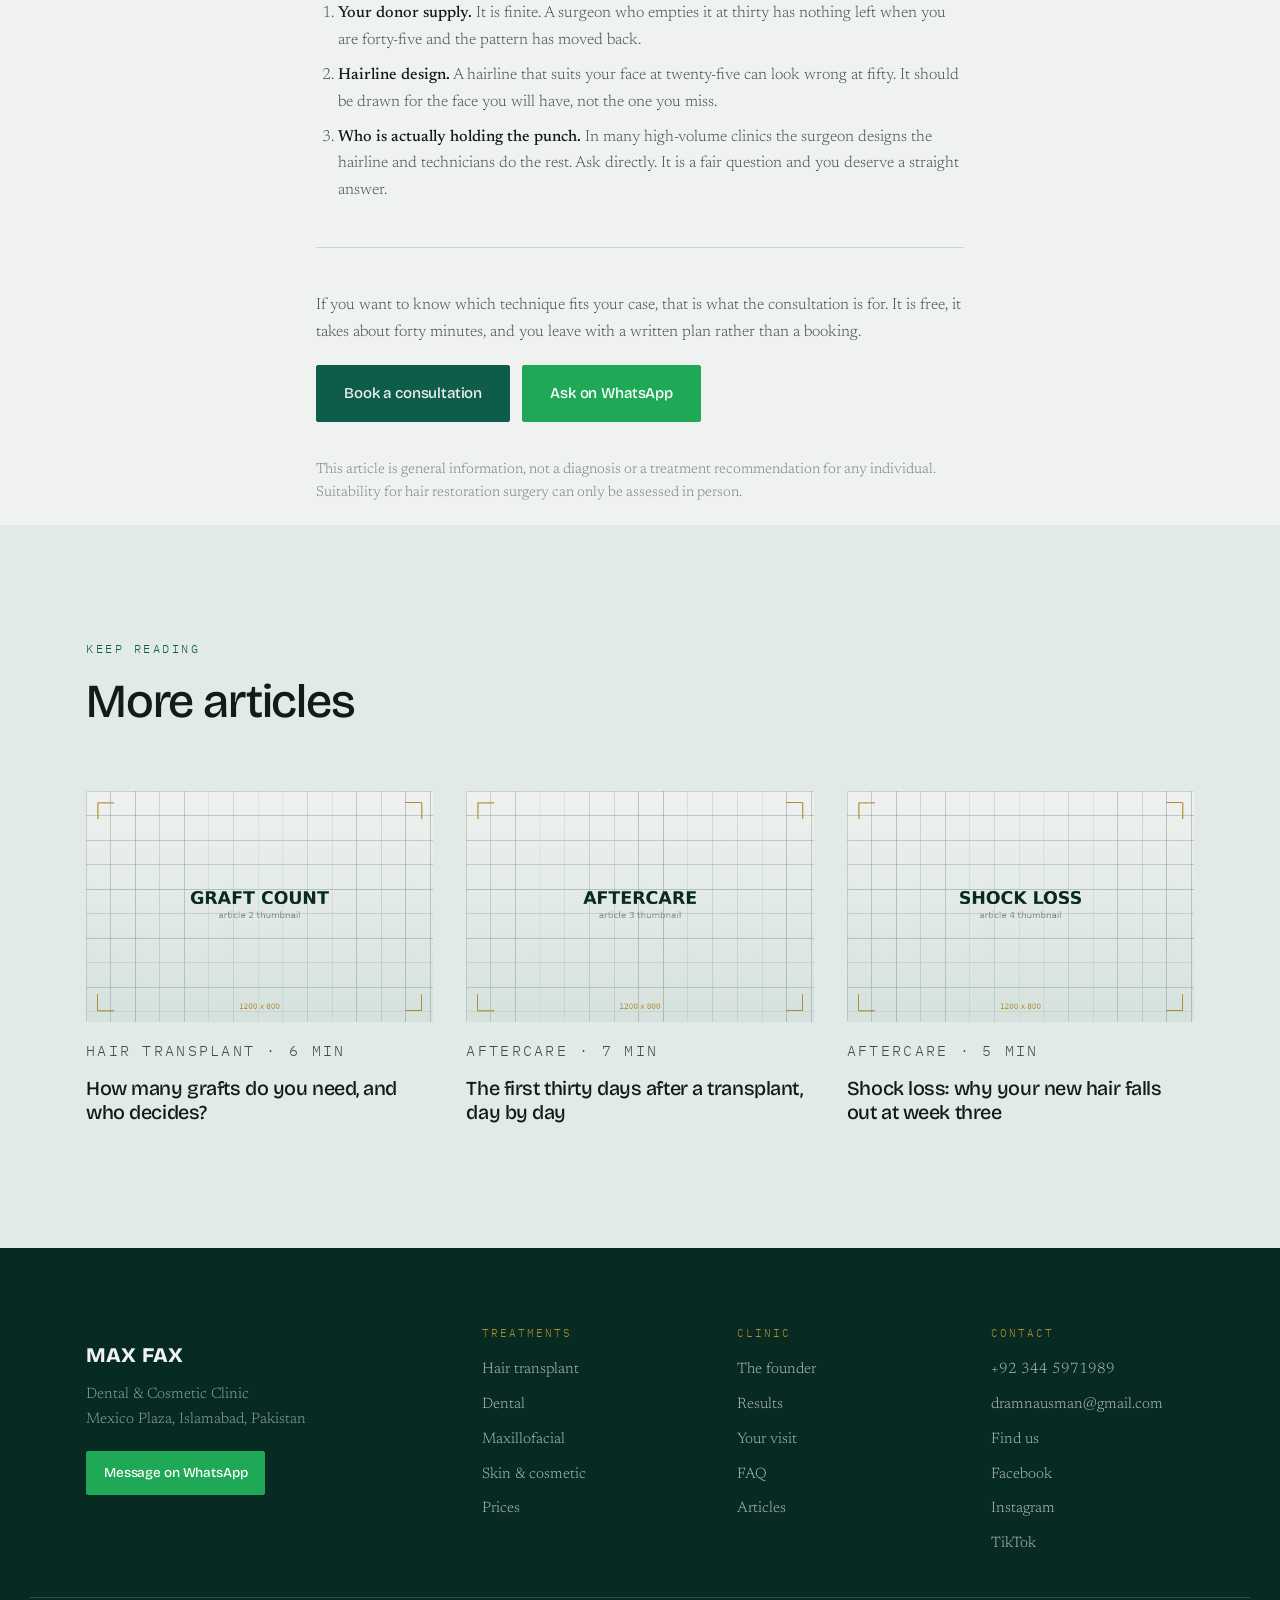
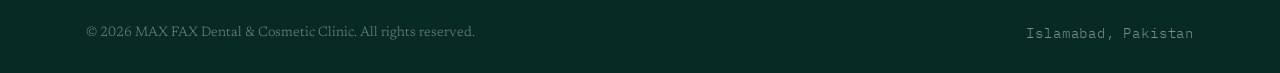
<file: fue-vs-dhi.html>
<!DOCTYPE html>
<html lang="en">
<head>
<meta charset="UTF-8">
<meta name="viewport" content="width=device-width, initial-scale=1">

<!-- ============================================================
     THIS PAGE IS ALSO YOUR ARTICLE TEMPLATE.
     To write a new article: copy this file, rename it something
     descriptive with hyphens (e.g. hair-transplant-aftercare.html),
     change the title, description, canonical, dates and body text,
     then add the new URL to sitemap.xml and a card on articles.html.
     ============================================================ -->

<title>FUE or DHI Hair Transplant: Which One Is Right for You? | MAX FAX Islamabad</title>
<meta name="description" content="FUE and DHI both extract follicles one at a time. The difference is how the graft is placed, and it changes who each technique suits. Explained by MAX FAX Clinic, Islamabad.">
<link rel="canonical" href="https://maxfaxclinic.netlify.app/fue-vs-dhi.html">
<meta name="robots" content="index, follow, max-image-preview:large">
<meta property="og:type" content="article">
<meta property="og:title" content="FUE or DHI Hair Transplant: Which One Is Right for You?">
<meta property="og:description" content="Both take follicles one at a time. The difference is what happens next.">
<meta property="og:url" content="https://maxfaxclinic.netlify.app/fue-vs-dhi.html">
<meta property="og:image" content="https://maxfaxclinic.netlify.app/assets/images/article-1.jpg">
<meta property="article:published_time" content="2026-07-01">
<meta name="twitter:card" content="summary_large_image">
<meta name="theme-color" content="#072B23">
<link rel="icon" href="/assets/favicon.svg" type="image/svg+xml">
<link rel="preconnect" href="https://fonts.googleapis.com">
<link rel="preconnect" href="https://fonts.gstatic.com" crossorigin>
<link href="https://fonts.googleapis.com/css2?family=Bricolage+Grotesque:opsz,wght@12..96,400;12..96,500;12..96,600;12..96,800&family=Newsreader:ital,opsz,wght@0,6..72,300;0,6..72,400;0,6..72,500;1,6..72,300&family=IBM+Plex+Mono:wght@400;500&display=swap" rel="stylesheet">
<link rel="stylesheet" href="/css/styles.css">

<script type="application/ld+json">
{
  "@context":"https://schema.org",
  "@type":"Article",
  "headline":"FUE or DHI Hair Transplant: Which One Is Right for You?",
  "description":"FUE and DHI both extract follicles one at a time. The difference is how the graft is placed, and it changes who each technique suits.",
  "image":"https://maxfaxclinic.netlify.app/assets/images/article-1.jpg",
  "datePublished":"2026-07-01",
  "dateModified":"2026-07-01",
  "author":{"@type":"Person","name":"Asim Shahzad"},
  "publisher":{
    "@type":"MedicalClinic",
    "name":"MAX FAX Dental & Cosmetic Clinic",
    "logo":{"@type":"ImageObject","url":"https://maxfaxclinic.netlify.app/assets/favicon.svg"}
  },
  "mainEntityOfPage":{"@type":"WebPage","@id":"https://maxfaxclinic.netlify.app/fue-vs-dhi.html"}
}
</script>
<script type="application/ld+json">
{
  "@context":"https://schema.org",
  "@type":"BreadcrumbList",
  "itemListElement":[
    {"@type":"ListItem","position":1,"name":"Home","item":"https://maxfaxclinic.netlify.app/"},
    {"@type":"ListItem","position":2,"name":"Articles","item":"https://maxfaxclinic.netlify.app/articles.html"},
    {"@type":"ListItem","position":3,"name":"FUE or DHI","item":"https://maxfaxclinic.netlify.app/fue-vs-dhi.html"}
  ]
}
</script>
</head>

<body>
<a class="skip" href="#main">Skip to content</a>

<header class="site-head">
  <div class="wrap head-inner">
    <a class="brand" href="/" aria-label="MAX FAX Clinic, home">
      <svg class="brand-mark" viewBox="0 0 32 32" aria-hidden="true">
        <rect width="32" height="32" rx="2" fill="#0E5C4A"/>
        <path d="M7 23V9h3l6 9 6-9h3v14h-3v-8.5L16 22l-6-7.5V23z" fill="#EFF2F0"/>
        <circle cx="25" cy="8" r="2.6" fill="#B08D2E"/>
      </svg>
      <span class="brand-text"><span class="brand-name">MAX FAX</span><span class="brand-tag">Dental &amp; Cosmetic</span></span>
    </a>
    <nav class="nav" id="nav" aria-label="Main">
      <a href="/">Home</a>
      <a href="/#hair">Hair transplant</a>
      <a href="/#treatments">Treatments</a>
      <a href="/prices.html">Prices</a>
      <a href="/articles.html" aria-current="page">Articles</a>
      <a href="/contact.html">Contact</a>
      <a class="btn btn-sm btn-wa" href="https://wa.me/923445971989" target="_blank" rel="noopener">WhatsApp</a>
    </nav>
    <button class="burger" aria-label="Open menu" aria-expanded="false" aria-controls="nav"><span></span><span></span></button>
  </div>
</header>

<main id="main">

<article>
<section class="pagehead">
  <div class="wrap wrap-narrow">
    <p class="crumbs"><a href="/">Home</a><span>/</span><a href="/articles.html">Articles</a><span>/</span>FUE or DHI</p>
    <h1 class="h1">FUE or DHI:<br>which one is <em>right</em> for you?</h1>
    <p class="lede">
      Both techniques take follicles out one at a time. The difference is what happens in
      the seconds after, and that changes who each one suits.
    </p>
  </div>
</section>

<div class="wrap wrap-narrow">

  <div class="byline">
    <div class="media"><img src="/assets/images/founder.jpg" width="1000" height="1250" alt="Asim Shahzad"></div>
    <div>
      <strong>Asim Shahzad</strong>
      <span>MAX FAX Clinic &middot; <time datetime="2026-07-01">1 July 2026</time> &middot; 8 min read</span>
    </div>
  </div>

  <figure>
    <div class="media" style="aspect-ratio:3/2">
      <img src="/assets/images/article-1.jpg" width="1200" height="800" alt="Side by side comparison of FUE channel-first placement and DHI implanter pen placement">
    </div>
    <figcaption>Left: channels opened first, grafts placed after. Right: pen loaded, channel and placement in one movement.</figcaption>
  </figure>

  <nav class="toc" aria-label="On this page">
    <p>On this page</p>
    <ol>
      <li><a href="#same">What the two have in common</a></li>
      <li><a href="#fue">How FUE works</a></li>
      <li><a href="#dhi">How DHI works</a></li>
      <li><a href="#choose">Which one suits which patient</a></li>
      <li><a href="#cost">Why DHI usually costs more</a></li>
      <li><a href="#truth">The part nobody advertises</a></li>
    </ol>
  </nav>

  <div class="artbody">

    <h2 id="same">What the two have in common</h2>
    <p>
      Both FUE and DHI are follicular unit extraction. In both, a small rotary punch — usually
      between 0.7 and 0.9&nbsp;mm — removes individual follicular units from the back and sides
      of the scalp, where hair is genetically resistant to thinning. Neither one cuts a strip,
      and neither one leaves a linear scar.
    </p>
    <p>
      So when a clinic markets DHI as an alternative <em>to</em> FUE, that is not quite right.
      DHI is a placement method. The extraction stage is the same operation.
    </p>

    <h2 id="fue">How FUE works</h2>
    <p>
      After extraction, the grafts are sorted under magnification into ones, twos and threes,
      and kept in chilled holding solution. The surgeon then opens the recipient sites — tiny
      slits, each one angled to match how hair grew there originally — across the whole area.
      Only once every channel is open does placement begin.
    </p>
    <p>
      Opening the channels as a separate stage has one real advantage: the surgeon can see the
      entire design at once, and adjust density and direction before a single graft goes in.
      It is easier to keep a hairline irregular in the way real hairlines are irregular.
    </p>

    <h2 id="dhi">How DHI works</h2>
    <p>
      In DHI the graft is loaded into a hollow implanter pen — Choi-type, typically 0.8 to
      1.0&nbsp;mm. Pressing the plunger opens the channel and delivers the follicle in the same
      movement. There is no separate channel-opening stage.
    </p>
    <p>Two things follow from that:</p>
    <ul>
      <li><strong>Shorter time out of the body.</strong> Follicles survive better the less time they spend outside the scalp, and the pen shortens that window.</li>
      <li><strong>Work between existing hairs.</strong> Because the channel is created and filled instantly, there is less risk of damaging hairs you still have. That matters when you are adding density rather than covering bare scalp.</li>
    </ul>

    <h2 id="choose">Which one suits which patient</h2>
    <p>
      There is no universally better technique, only a better fit. Broadly:
    </p>
    <ul>
      <li><strong>Large bald areas, high graft counts.</strong> FUE. It is faster across a big surface, and speed matters when you are placing three thousand grafts in one sitting.</li>
      <li><strong>Hairline design and small dense zones.</strong> DHI. Tighter packing, finer control over angle at the front row.</li>
      <li><strong>Thinning rather than baldness.</strong> DHI, usually, because you are threading between hairs that are still there.</li>
      <li><strong>Beard and eyebrows.</strong> DHI, almost always. Facial hair sits at an extreme angle to the skin and the pen gives more control over direction.</li>
      <li><strong>Budget is the constraint.</strong> FUE. Well-executed FUE beats poorly rushed DHI every time.</li>
    </ul>
    <p>
      Many sessions use both: DHI along the hairline where precision counts most, FUE behind
      it where volume counts. That is not a compromise, it is the sensible answer.
    </p>

    <h2 id="cost">Why DHI usually costs more</h2>
    <p>
      Implanter pen tips are single-use, and a full session gets through a lot of them. The
      technique is also slower per graft and needs a larger trained team loading pens
      continuously. The higher price is labour and consumables, not a better outcome by default.
    </p>

    <h2 id="truth">The part nobody advertises</h2>
    <p>
      The technique matters far less than three things almost no advertisement mentions:
    </p>
    <ol>
      <li><strong>Your donor supply.</strong> It is finite. A surgeon who empties it at thirty has nothing left when you are forty-five and the pattern has moved back.</li>
      <li><strong>Hairline design.</strong> A hairline that suits your face at twenty-five can look wrong at fifty. It should be drawn for the face you will have, not the one you miss.</li>
      <li><strong>Who is actually holding the punch.</strong> In many high-volume clinics the surgeon designs the hairline and technicians do the rest. Ask directly. It is a fair question and you deserve a straight answer.</li>
    </ol>

    <hr>

    <p>
      If you want to know which technique fits your case, that is what the consultation is
      for. It is free, it takes about forty minutes, and you leave with a written plan rather
      than a booking.
    </p>

    <p>
      <a class="btn btn-solid" href="/contact.html">Book a consultation</a>
      <a class="btn btn-wa" href="https://wa.me/923445971989" target="_blank" rel="noopener" style="margin-left:8px">Ask on WhatsApp</a>
    </p>

    <p style="margin-top:36px;font-size:.9em;color:var(--ink-3)">
      This article is general information, not a diagnosis or a treatment recommendation for
      any individual. Suitability for hair restoration surgery can only be assessed in person.
    </p>
  </div>
</div>
</article>

</main>

<section class="section section-tint">
  <div class="wrap">
    <header class="sec-head"><p class="eyebrow">Keep reading</p><h2 class="h2">More articles</h2></header>
    <div class="artgrid">
      <a class="artcard" href="/articles.html">
        <div class="media"><img src="/assets/images/article-2.jpg" width="1200" height="800" alt="Graft count estimation" loading="lazy"></div>
        <p class="artmeta">Hair transplant &middot; 6 min</p>
        <h3>How many grafts do you need, and who decides?</h3>
      </a>
      <a class="artcard" href="/articles.html">
        <div class="media"><img src="/assets/images/article-3.jpg" width="1200" height="800" alt="Aftercare timeline" loading="lazy"></div>
        <p class="artmeta">Aftercare &middot; 7 min</p>
        <h3>The first thirty days after a transplant, day by day</h3>
      </a>
      <a class="artcard" href="/articles.html">
        <div class="media"><img src="/assets/images/article-4.jpg" width="1200" height="800" alt="Shock loss explained" loading="lazy"></div>
        <p class="artmeta">Aftercare &middot; 5 min</p>
        <h3>Shock loss: why your new hair falls out at week three</h3>
      </a>
    </div>
  </div>
</section>

<footer class="foot">
  <div class="wrap foot-grid">
    <div>
      <p class="foot-name">MAX FAX</p>
      <p class="foot-line">Dental &amp; Cosmetic Clinic<br>Mexico Plaza, Islamabad, Pakistan</p>
      <a class="btn btn-sm btn-wa" href="https://wa.me/923445971989" target="_blank" rel="noopener">Message on WhatsApp</a>
    </div>
    <nav class="foot-nav" aria-label="Treatments">
      <p class="foot-h">Treatments</p>
      <a href="/#hair">Hair transplant</a><a href="/#treatments">Dental</a>
      <a href="/#treatments">Maxillofacial</a><a href="/#treatments">Skin &amp; cosmetic</a>
      <a href="/prices.html">Prices</a>
    </nav>
    <nav class="foot-nav" aria-label="Clinic">
      <p class="foot-h">Clinic</p>
      <a href="/#founder">The founder</a><a href="/#results">Results</a>
      <a href="/#visit">Your visit</a><a href="/#faq">FAQ</a><a href="/articles.html">Articles</a>
    </nav>
    <nav class="foot-nav" aria-label="Contact and social">
      <p class="foot-h">Contact</p>
      <a href="tel:+923445971989">+92 344 5971989</a>
      <a href="mailto:dramnausman@gmail.com">dramnausman@gmail.com</a>
      <a href="/contact.html">Find us</a>
      <a href="#" target="_blank" rel="noopener">Facebook</a>
      <a href="#" target="_blank" rel="noopener">Instagram</a>
      <a href="#" target="_blank" rel="noopener">TikTok</a>
    </nav>
  </div>
  <div class="wrap foot-base">
    <p>&copy; <span id="year">2026</span> MAX FAX Dental &amp; Cosmetic Clinic. All rights reserved.</p>
    <p class="mono">Islamabad, Pakistan</p>
  </div>
</footer>

<a class="wa-float" href="https://wa.me/923445971989" target="_blank" rel="noopener" aria-label="Chat with MAX FAX on WhatsApp">
  <svg viewBox="0 0 24 24" fill="currentColor" aria-hidden="true"><path d="M12 2a10 10 0 0 0-8.6 15.1L2 22l5-1.3A10 10 0 1 0 12 2zm0 18.2c-1.6 0-3.1-.4-4.4-1.2l-.3-.2-3 .8.8-2.9-.2-.3A8.2 8.2 0 1 1 12 20.2zm4.5-5.8c-.3-.2-1.7-.9-2-1-.3-.1-.5-.1-.7.1l-.9 1.2c-.2.2-.3.2-.6.1-1.4-.6-2.6-1.6-3.5-2.8-.2-.3 0-.5.1-.6l.5-.6c.1-.2.1-.3.2-.5V10c0-.2-.7-1.6-.9-2.2-.2-.5-.5-.5-.7-.5h-.6c-.2 0-.5.1-.8.4-1 1-1.3 2.4-.9 3.7.9 2.5 2.6 4.6 4.9 5.9.6.3 1.2.6 1.9.7.7.2 1.4.2 2 .1.7-.2 1.4-.7 1.7-1.4.2-.4.2-.9.1-1.3l-.4-.2z"/></svg>
  <span>Chat with us</span>
</a>

<script src="/js/main.js" defer></script>
</body>
</html>
</file>
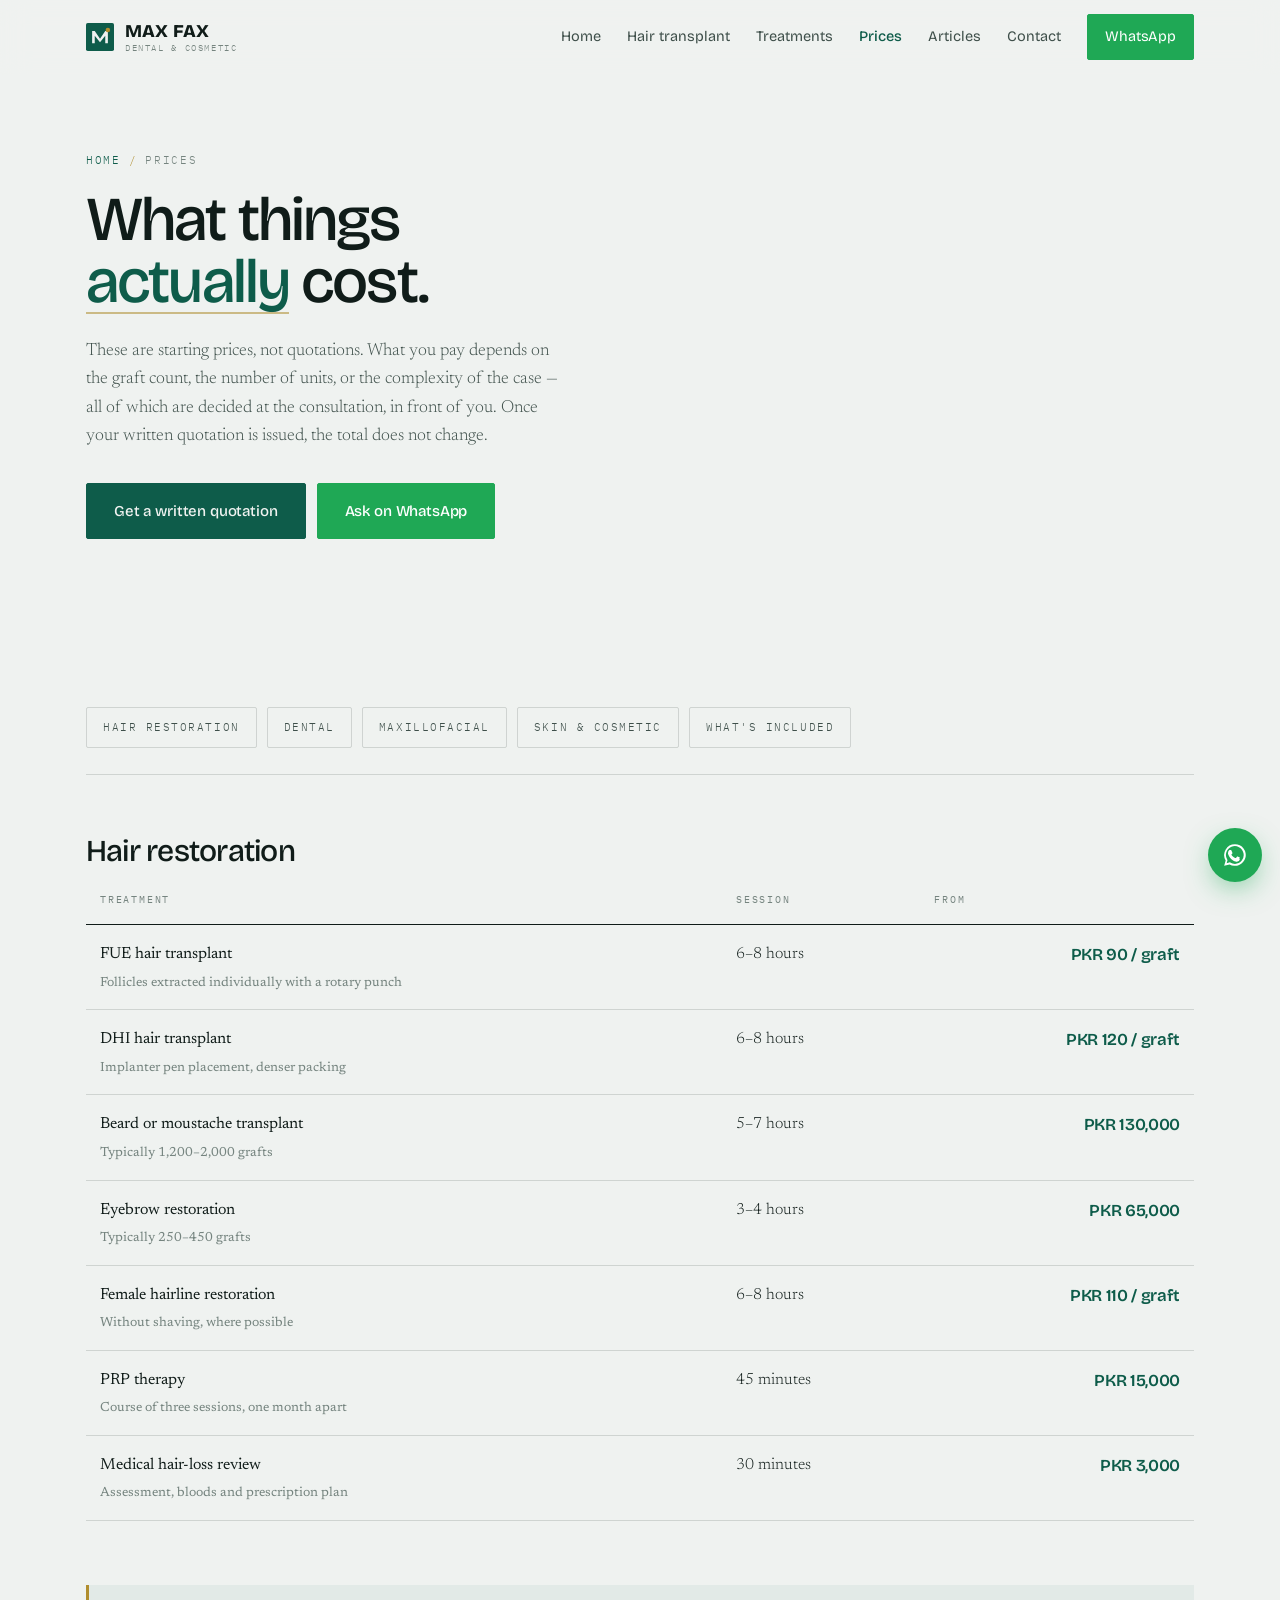
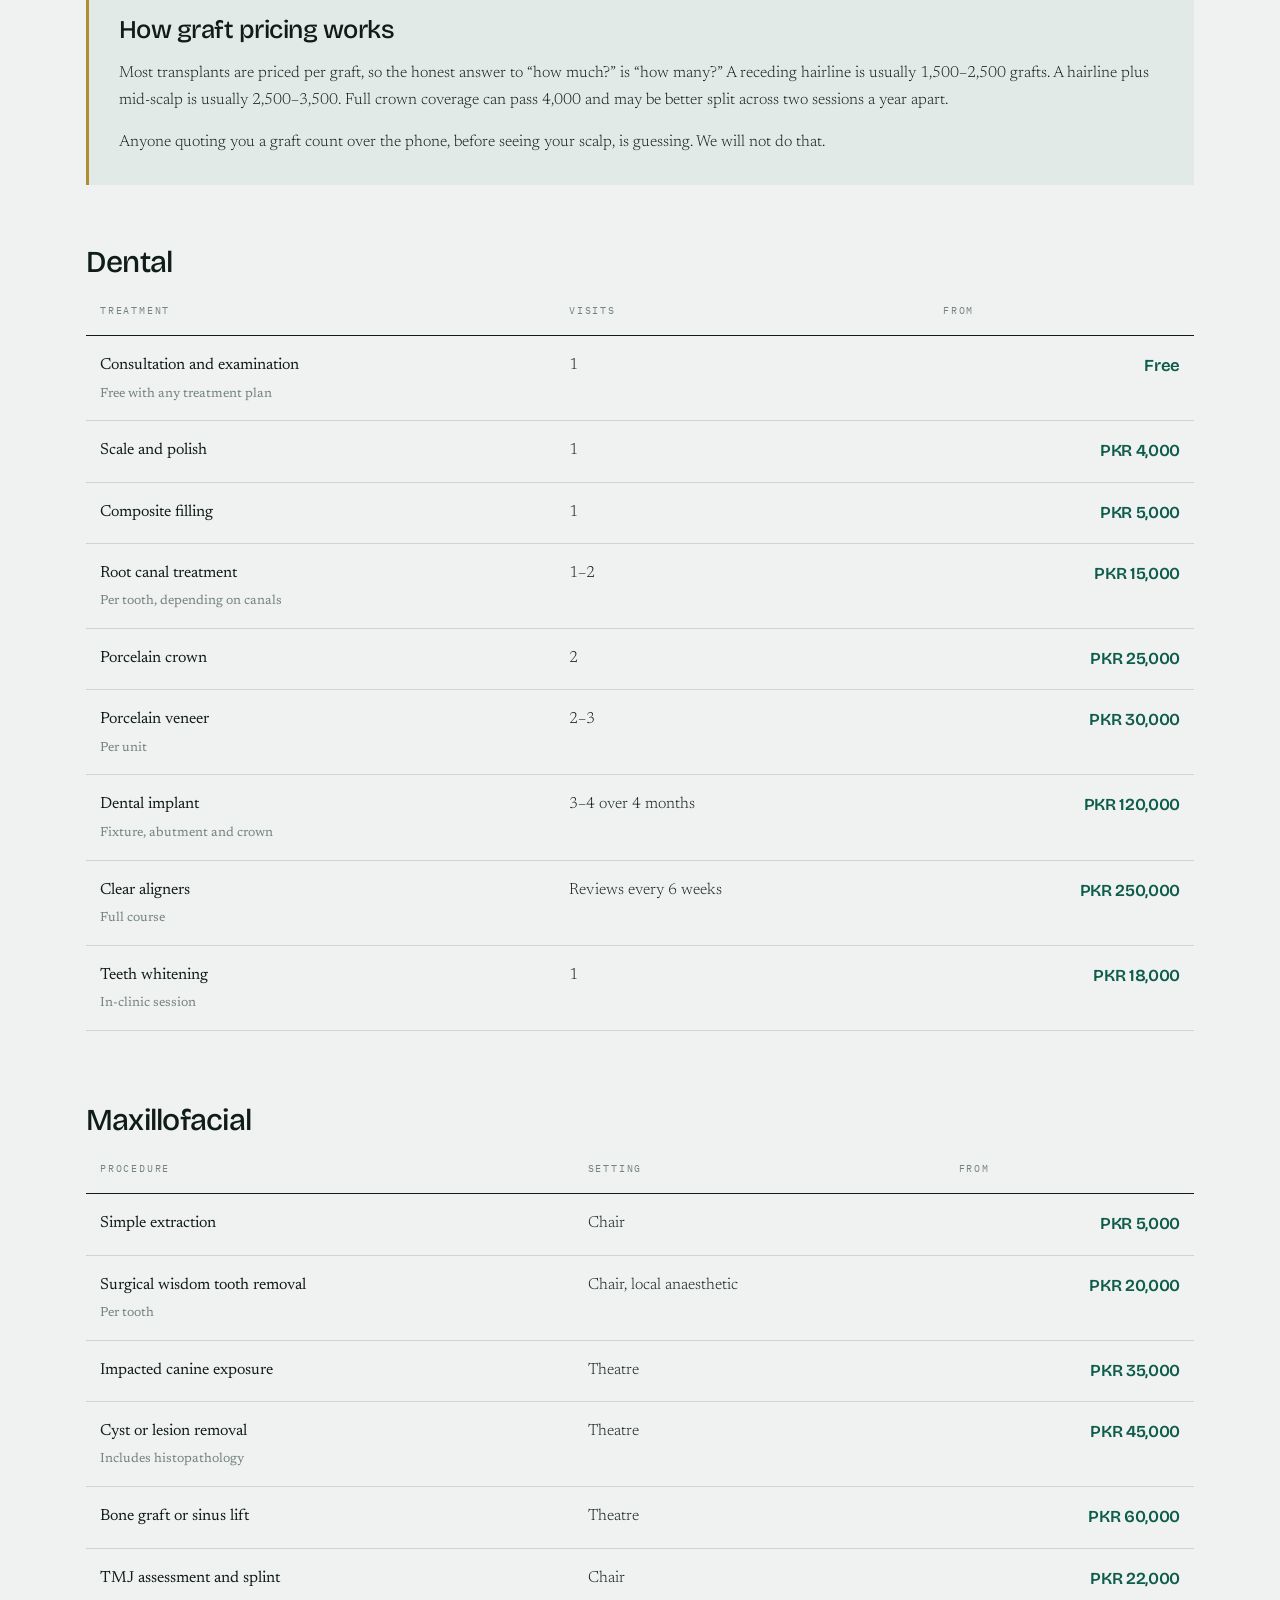
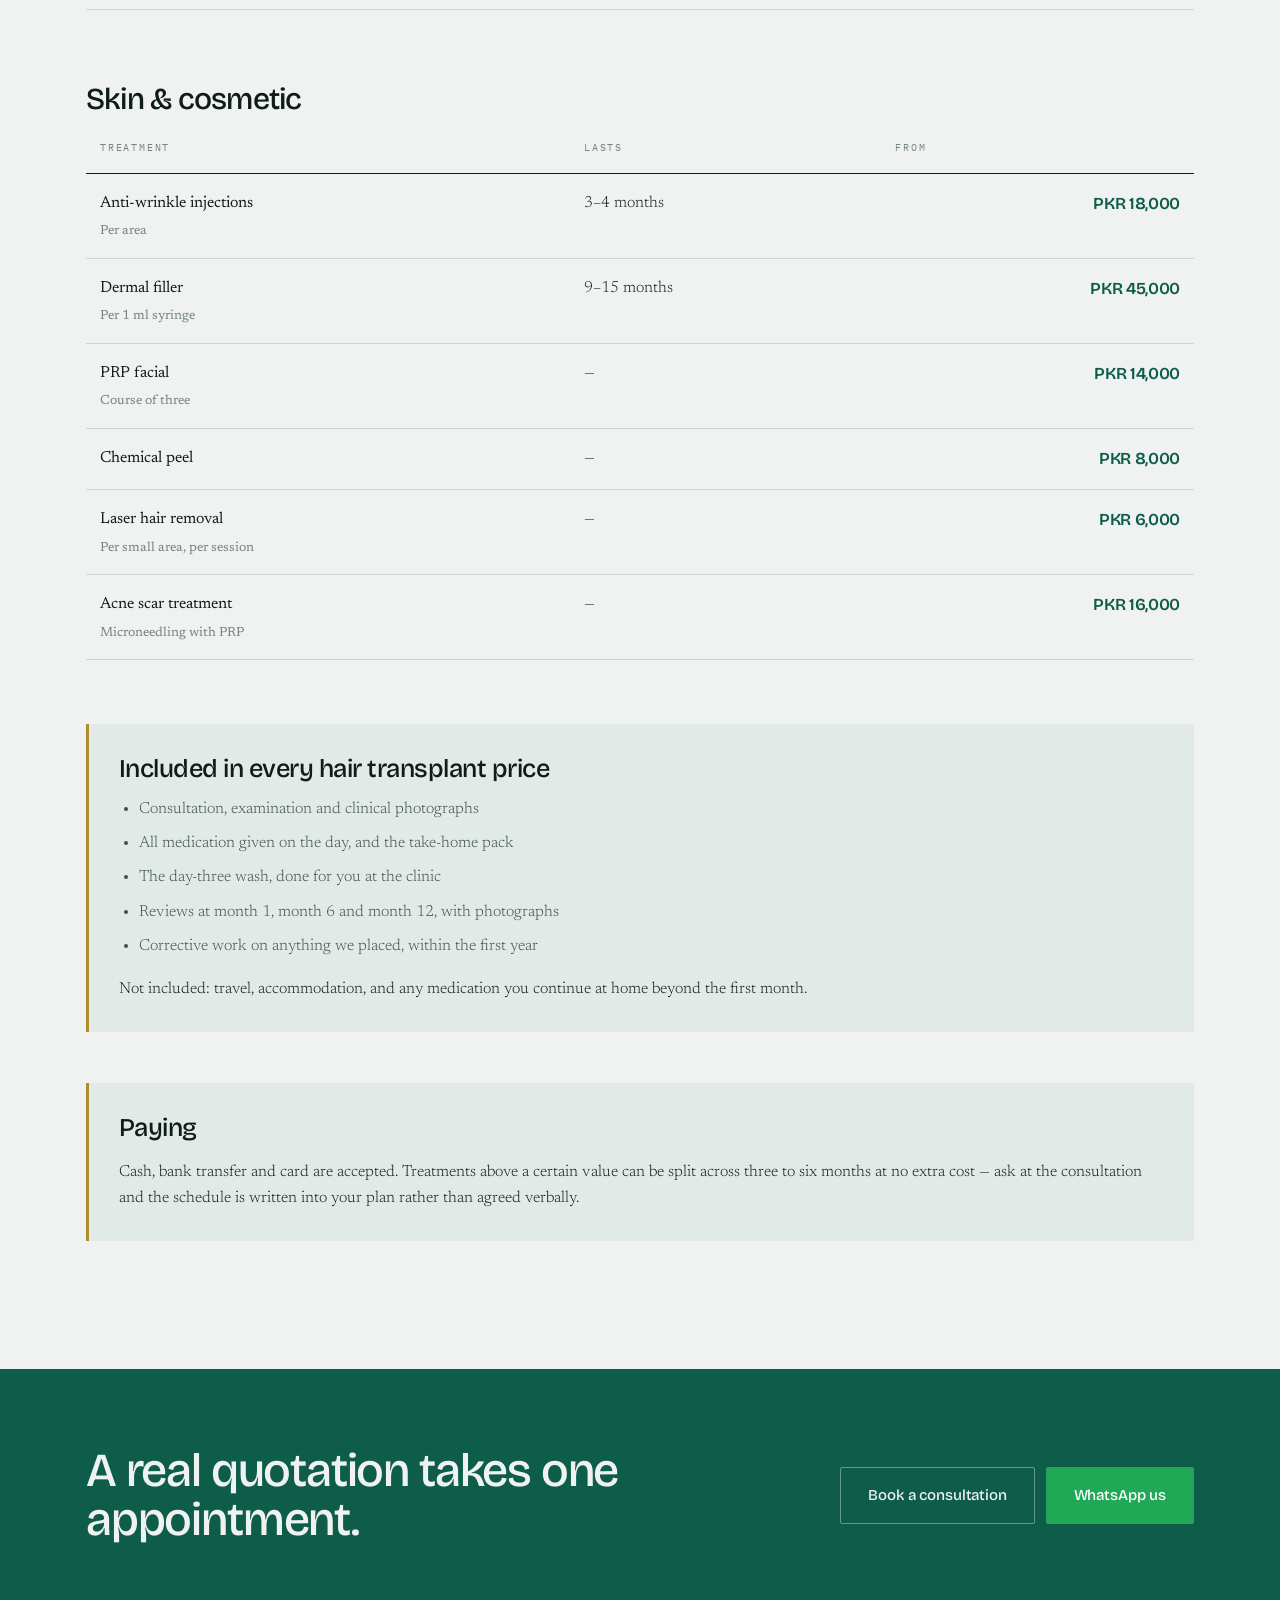
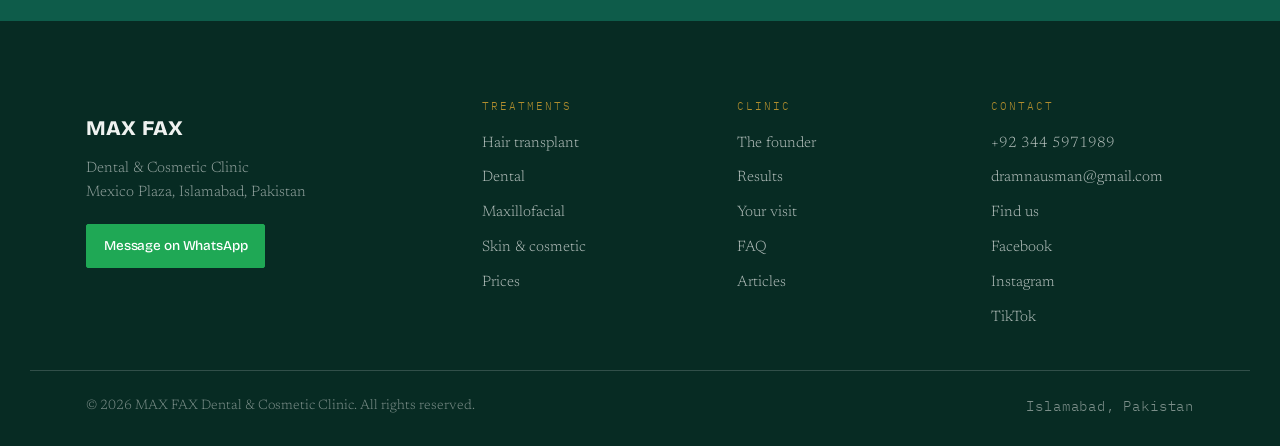
<file: prices.html>
<!DOCTYPE html>
<html lang="en">
<head>
<meta charset="UTF-8">
<meta name="viewport" content="width=device-width, initial-scale=1">

<!-- ============================================================
     EVERY PRICE ON THIS PAGE IS A PLACEHOLDER.
     Replace all of them before you publish. Search for "PKR".
     ============================================================ -->

<title>Prices — Hair Transplant, Dental &amp; Cosmetic | MAX FAX Islamabad</title>
<meta name="description" content="Hair transplant, dental and cosmetic treatment prices at MAX FAX Clinic, Islamabad. Starting figures for FUE, DHI, beard grafting, implants and veneers, with fixed written quotations.">
<link rel="canonical" href="https://maxfaxclinic.netlify.app/prices.html">
<meta name="robots" content="index, follow, max-image-preview:large">
<meta property="og:type" content="website">
<meta property="og:title" content="Prices | MAX FAX Dental &amp; Cosmetic Clinic, Islamabad">
<meta property="og:description" content="Starting prices for hair transplant, dental and cosmetic treatment in Islamabad.">
<meta property="og:url" content="https://maxfaxclinic.netlify.app/prices.html">
<meta property="og:image" content="https://maxfaxclinic.netlify.app/assets/images/og-image.jpg">
<meta name="twitter:card" content="summary_large_image">
<meta name="theme-color" content="#072B23">
<link rel="icon" href="/assets/favicon.svg" type="image/svg+xml">
<link rel="preconnect" href="https://fonts.googleapis.com">
<link rel="preconnect" href="https://fonts.gstatic.com" crossorigin>
<link href="https://fonts.googleapis.com/css2?family=Bricolage+Grotesque:opsz,wght@12..96,400;12..96,500;12..96,600;12..96,800&family=Newsreader:ital,opsz,wght@0,6..72,300;0,6..72,400;1,6..72,300&family=IBM+Plex+Mono:wght@400;500&display=swap" rel="stylesheet">
<link rel="stylesheet" href="/css/styles.css">

<script type="application/ld+json">
{
  "@context":"https://schema.org",
  "@type":"BreadcrumbList",
  "itemListElement":[
    {"@type":"ListItem","position":1,"name":"Home","item":"https://maxfaxclinic.netlify.app/"},
    {"@type":"ListItem","position":2,"name":"Prices","item":"https://maxfaxclinic.netlify.app/prices.html"}
  ]
}
</script>
</head>

<body>
<a class="skip" href="#main">Skip to content</a>

<header class="site-head">
  <div class="wrap head-inner">
    <a class="brand" href="/" aria-label="MAX FAX Clinic, home">
      <svg class="brand-mark" viewBox="0 0 32 32" aria-hidden="true">
        <rect width="32" height="32" rx="2" fill="#0E5C4A"/>
        <path d="M7 23V9h3l6 9 6-9h3v14h-3v-8.5L16 22l-6-7.5V23z" fill="#EFF2F0"/>
        <circle cx="25" cy="8" r="2.6" fill="#B08D2E"/>
      </svg>
      <span class="brand-text"><span class="brand-name">MAX FAX</span><span class="brand-tag">Dental &amp; Cosmetic</span></span>
    </a>
    <nav class="nav" id="nav" aria-label="Main">
      <a href="/">Home</a>
      <a href="/#hair">Hair transplant</a>
      <a href="/#treatments">Treatments</a>
      <a href="/prices.html" aria-current="page">Prices</a>
      <a href="/articles.html">Articles</a>
      <a href="/contact.html">Contact</a>
      <a class="btn btn-sm btn-wa" href="https://wa.me/923445971989" target="_blank" rel="noopener">WhatsApp</a>
    </nav>
    <button class="burger" aria-label="Open menu" aria-expanded="false" aria-controls="nav"><span></span><span></span></button>
  </div>
</header>

<main id="main">

<section class="pagehead">
  <div class="wrap">
    <p class="crumbs"><a href="/">Home</a><span>/</span>Prices</p>
    <h1 class="h1">What things<br><em>actually</em> cost.</h1>
    <p class="lede">
      These are starting prices, not quotations. What you pay depends on the graft count,
      the number of units, or the complexity of the case — all of which are decided at the
      consultation, in front of you. Once your written quotation is issued, the total does
      not change.
    </p>
    <div class="hero-cta">
      <a class="btn btn-solid" href="/contact.html">Get a written quotation</a>
      <a class="btn btn-wa" href="https://wa.me/923445971989?text=Hi%20MAX%20FAX%2C%20could%20I%20get%20a%20price%20estimate%3F" target="_blank" rel="noopener">Ask on WhatsApp</a>
    </div>
  </div>
</section>

<section class="section-sm">
  <div class="wrap">
    <nav class="pricebar" aria-label="Jump to a price list">
      <a href="#hair">Hair restoration</a>
      <a href="#dental">Dental</a>
      <a href="#maxfax">Maxillofacial</a>
      <a href="#cosmetic">Skin &amp; cosmetic</a>
      <a href="#included">What's included</a>
    </nav>

    <!-- ================= HAIR ================= -->
    <table class="ptable" id="hair">
      <caption>Hair restoration</caption>
      <thead>
        <tr><th scope="col">Treatment</th><th scope="col">Session</th><th scope="col">From</th></tr>
      </thead>
      <tbody>
        <tr>
          <th scope="row">FUE hair transplant<small>Follicles extracted individually with a rotary punch</small></th>
          <td>6&ndash;8 hours</td>
          <td><span class="price">PKR 90 / graft</span></td>
        </tr>
        <tr>
          <th scope="row">DHI hair transplant<small>Implanter pen placement, denser packing</small></th>
          <td>6&ndash;8 hours</td>
          <td><span class="price">PKR 120 / graft</span></td>
        </tr>
        <tr>
          <th scope="row">Beard or moustache transplant<small>Typically 1,200&ndash;2,000 grafts</small></th>
          <td>5&ndash;7 hours</td>
          <td><span class="price">PKR 130,000</span></td>
        </tr>
        <tr>
          <th scope="row">Eyebrow restoration<small>Typically 250&ndash;450 grafts</small></th>
          <td>3&ndash;4 hours</td>
          <td><span class="price">PKR 65,000</span></td>
        </tr>
        <tr>
          <th scope="row">Female hairline restoration<small>Without shaving, where possible</small></th>
          <td>6&ndash;8 hours</td>
          <td><span class="price">PKR 110 / graft</span></td>
        </tr>
        <tr>
          <th scope="row">PRP therapy<small>Course of three sessions, one month apart</small></th>
          <td>45 minutes</td>
          <td><span class="price">PKR 15,000</span></td>
        </tr>
        <tr>
          <th scope="row">Medical hair-loss review<small>Assessment, bloods and prescription plan</small></th>
          <td>30 minutes</td>
          <td><span class="price">PKR 3,000</span></td>
        </tr>
      </tbody>
    </table>

    <div class="notebox">
      <h3 class="h3">How graft pricing works</h3>
      <p>
        Most transplants are priced per graft, so the honest answer to &ldquo;how much?&rdquo;
        is &ldquo;how many?&rdquo; A receding hairline is usually 1,500&ndash;2,500 grafts.
        A hairline plus mid-scalp is usually 2,500&ndash;3,500. Full crown coverage can pass
        4,000 and may be better split across two sessions a year apart.
      </p>
      <p>
        Anyone quoting you a graft count over the phone, before seeing your scalp, is
        guessing. We will not do that.
      </p>
    </div>

    <!-- ================= DENTAL ================= -->
    <table class="ptable" id="dental">
      <caption>Dental</caption>
      <thead>
        <tr><th scope="col">Treatment</th><th scope="col">Visits</th><th scope="col">From</th></tr>
      </thead>
      <tbody>
        <tr><th scope="row">Consultation and examination<small>Free with any treatment plan</small></th><td>1</td><td><span class="price">Free</span></td></tr>
        <tr><th scope="row">Scale and polish</th><td>1</td><td><span class="price">PKR 4,000</span></td></tr>
        <tr><th scope="row">Composite filling</th><td>1</td><td><span class="price">PKR 5,000</span></td></tr>
        <tr><th scope="row">Root canal treatment<small>Per tooth, depending on canals</small></th><td>1&ndash;2</td><td><span class="price">PKR 15,000</span></td></tr>
        <tr><th scope="row">Porcelain crown</th><td>2</td><td><span class="price">PKR 25,000</span></td></tr>
        <tr><th scope="row">Porcelain veneer<small>Per unit</small></th><td>2&ndash;3</td><td><span class="price">PKR 30,000</span></td></tr>
        <tr><th scope="row">Dental implant<small>Fixture, abutment and crown</small></th><td>3&ndash;4 over 4 months</td><td><span class="price">PKR 120,000</span></td></tr>
        <tr><th scope="row">Clear aligners<small>Full course</small></th><td>Reviews every 6 weeks</td><td><span class="price">PKR 250,000</span></td></tr>
        <tr><th scope="row">Teeth whitening<small>In-clinic session</small></th><td>1</td><td><span class="price">PKR 18,000</span></td></tr>
      </tbody>
    </table>

    <!-- ================= MAXFAX ================= -->
    <table class="ptable" id="maxfax">
      <caption>Maxillofacial</caption>
      <thead>
        <tr><th scope="col">Procedure</th><th scope="col">Setting</th><th scope="col">From</th></tr>
      </thead>
      <tbody>
        <tr><th scope="row">Simple extraction</th><td>Chair</td><td><span class="price">PKR 5,000</span></td></tr>
        <tr><th scope="row">Surgical wisdom tooth removal<small>Per tooth</small></th><td>Chair, local anaesthetic</td><td><span class="price">PKR 20,000</span></td></tr>
        <tr><th scope="row">Impacted canine exposure</th><td>Theatre</td><td><span class="price">PKR 35,000</span></td></tr>
        <tr><th scope="row">Cyst or lesion removal<small>Includes histopathology</small></th><td>Theatre</td><td><span class="price">PKR 45,000</span></td></tr>
        <tr><th scope="row">Bone graft or sinus lift</th><td>Theatre</td><td><span class="price">PKR 60,000</span></td></tr>
        <tr><th scope="row">TMJ assessment and splint</th><td>Chair</td><td><span class="price">PKR 22,000</span></td></tr>
      </tbody>
    </table>

    <!-- ================= COSMETIC ================= -->
    <table class="ptable" id="cosmetic">
      <caption>Skin &amp; cosmetic</caption>
      <thead>
        <tr><th scope="col">Treatment</th><th scope="col">Lasts</th><th scope="col">From</th></tr>
      </thead>
      <tbody>
        <tr><th scope="row">Anti-wrinkle injections<small>Per area</small></th><td>3&ndash;4 months</td><td><span class="price">PKR 18,000</span></td></tr>
        <tr><th scope="row">Dermal filler<small>Per 1&nbsp;ml syringe</small></th><td>9&ndash;15 months</td><td><span class="price">PKR 45,000</span></td></tr>
        <tr><th scope="row">PRP facial<small>Course of three</small></th><td>&mdash;</td><td><span class="price">PKR 14,000</span></td></tr>
        <tr><th scope="row">Chemical peel</th><td>&mdash;</td><td><span class="price">PKR 8,000</span></td></tr>
        <tr><th scope="row">Laser hair removal<small>Per small area, per session</small></th><td>&mdash;</td><td><span class="price">PKR 6,000</span></td></tr>
        <tr><th scope="row">Acne scar treatment<small>Microneedling with PRP</small></th><td>&mdash;</td><td><span class="price">PKR 16,000</span></td></tr>
      </tbody>
    </table>

    <!-- ================= INCLUDED ================= -->
    <div class="notebox" id="included">
      <h3 class="h3">Included in every hair transplant price</h3>
      <ul>
        <li>Consultation, examination and clinical photographs</li>
        <li>All medication given on the day, and the take-home pack</li>
        <li>The day-three wash, done for you at the clinic</li>
        <li>Reviews at month 1, month 6 and month 12, with photographs</li>
        <li>Corrective work on anything we placed, within the first year</li>
      </ul>
      <p style="margin-top:16px">
        Not included: travel, accommodation, and any medication you continue at home beyond
        the first month.
      </p>
    </div>

    <div class="notebox">
      <h3 class="h3">Paying</h3>
      <p>
        Cash, bank transfer and card are accepted. Treatments above a certain value can be
        split across three to six months at no extra cost — ask at the consultation and the
        schedule is written into your plan rather than agreed verbally.
      </p>
    </div>
  </div>
</section>

</main>

<section class="ctaband">
  <div class="wrap ctaband-inner">
    <h2 class="h2">A real quotation takes one appointment.</h2>
    <div class="ctaband-actions">
      <a class="btn btn-light" href="/contact.html">Book a consultation</a>
      <a class="btn btn-wa" href="https://wa.me/923445971989" target="_blank" rel="noopener">WhatsApp us</a>
    </div>
  </div>
</section>

<footer class="foot">
  <div class="wrap foot-grid">
    <div>
      <p class="foot-name">MAX FAX</p>
      <p class="foot-line">Dental &amp; Cosmetic Clinic<br>Mexico Plaza, Islamabad, Pakistan</p>
      <a class="btn btn-sm btn-wa" href="https://wa.me/923445971989" target="_blank" rel="noopener">Message on WhatsApp</a>
    </div>
    <nav class="foot-nav" aria-label="Treatments">
      <p class="foot-h">Treatments</p>
      <a href="/#hair">Hair transplant</a><a href="/#treatments">Dental</a>
      <a href="/#treatments">Maxillofacial</a><a href="/#treatments">Skin &amp; cosmetic</a>
      <a href="/prices.html">Prices</a>
    </nav>
    <nav class="foot-nav" aria-label="Clinic">
      <p class="foot-h">Clinic</p>
      <a href="/#founder">The founder</a><a href="/#results">Results</a>
      <a href="/#visit">Your visit</a><a href="/#faq">FAQ</a><a href="/articles.html">Articles</a>
    </nav>
    <nav class="foot-nav" aria-label="Contact and social">
      <p class="foot-h">Contact</p>
      <a href="tel:+923445971989">+92 344 5971989</a>
      <a href="mailto:dramnausman@gmail.com">dramnausman@gmail.com</a>
      <a href="/contact.html">Find us</a>
      <a href="#" target="_blank" rel="noopener">Facebook</a>
      <a href="#" target="_blank" rel="noopener">Instagram</a>
      <a href="#" target="_blank" rel="noopener">TikTok</a>
    </nav>
  </div>
  <div class="wrap foot-base">
    <p>&copy; <span id="year">2026</span> MAX FAX Dental &amp; Cosmetic Clinic. All rights reserved.</p>
    <p class="mono">Islamabad, Pakistan</p>
  </div>
</footer>

<a class="wa-float" href="https://wa.me/923445971989" target="_blank" rel="noopener" aria-label="Chat with MAX FAX on WhatsApp">
  <svg viewBox="0 0 24 24" fill="currentColor" aria-hidden="true"><path d="M12 2a10 10 0 0 0-8.6 15.1L2 22l5-1.3A10 10 0 1 0 12 2zm0 18.2c-1.6 0-3.1-.4-4.4-1.2l-.3-.2-3 .8.8-2.9-.2-.3A8.2 8.2 0 1 1 12 20.2zm4.5-5.8c-.3-.2-1.7-.9-2-1-.3-.1-.5-.1-.7.1l-.9 1.2c-.2.2-.3.2-.6.1-1.4-.6-2.6-1.6-3.5-2.8-.2-.3 0-.5.1-.6l.5-.6c.1-.2.1-.3.2-.5V10c0-.2-.7-1.6-.9-2.2-.2-.5-.5-.5-.7-.5h-.6c-.2 0-.5.1-.8.4-1 1-1.3 2.4-.9 3.7.9 2.5 2.6 4.6 4.9 5.9.6.3 1.2.6 1.9.7.7.2 1.4.2 2 .1.7-.2 1.4-.7 1.7-1.4.2-.4.2-.9.1-1.3l-.4-.2z"/></svg>
  <span>Chat with us</span>
</a>

<script src="/js/main.js" defer></script>
</body>
</html>
</file>
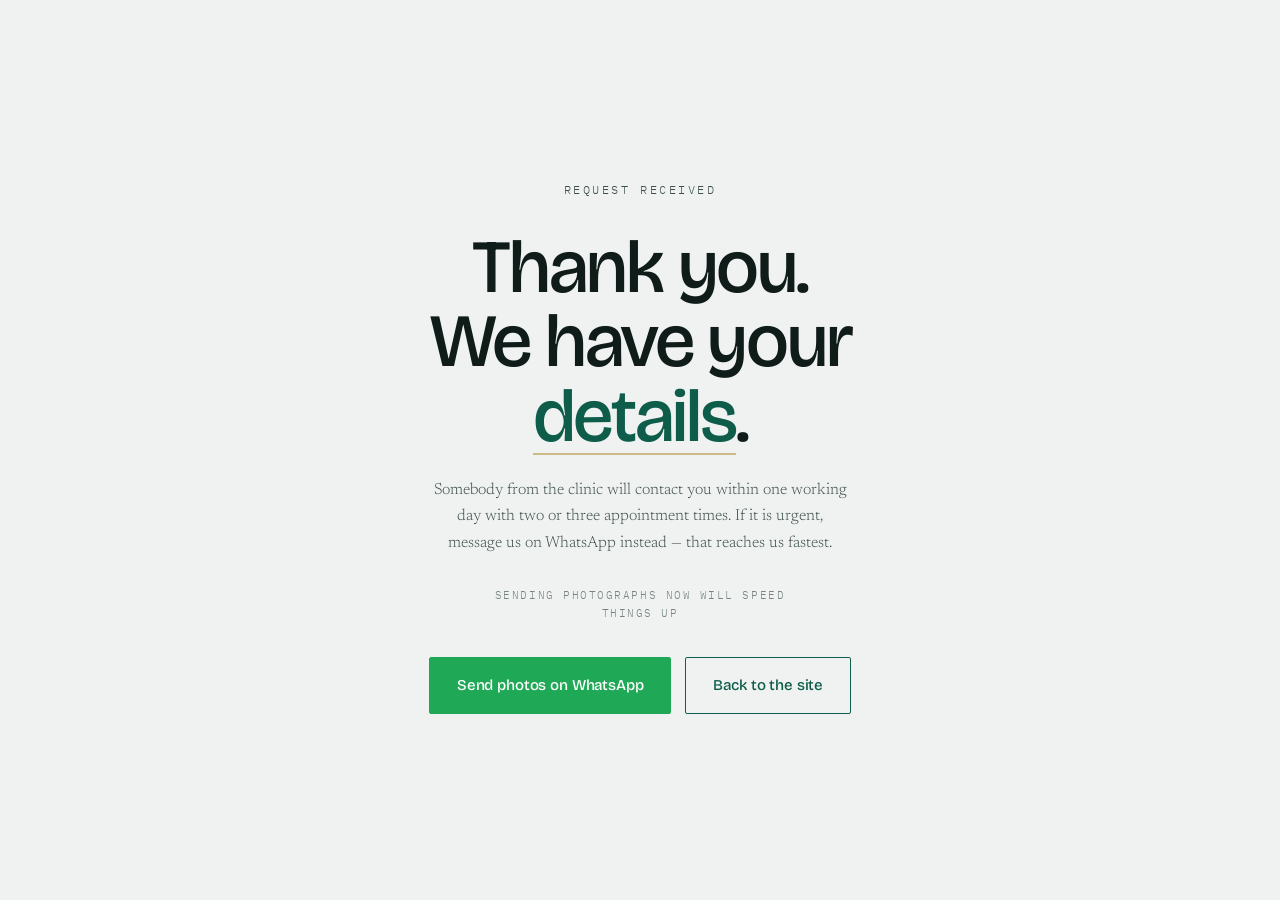
<file: thanks.html>
<!DOCTYPE html>
<html lang="en">
<head>
<meta charset="UTF-8">
<meta name="viewport" content="width=device-width, initial-scale=1">
<title>Request received — MAX FAX Clinic</title>
<meta name="robots" content="noindex, nofollow">
<link rel="icon" href="/assets/favicon.svg" type="image/svg+xml">
<link rel="preconnect" href="https://fonts.googleapis.com">
<link rel="preconnect" href="https://fonts.gstatic.com" crossorigin>
<link href="https://fonts.googleapis.com/css2?family=Bricolage+Grotesque:opsz,wght@12..96,400;12..96,500;12..96,800&family=Newsreader:opsz,wght@6..72,300;6..72,400&family=IBM+Plex+Mono:wght@400&display=swap" rel="stylesheet">
<link rel="stylesheet" href="/css/styles.css">
<style>
  .done{ min-height:100vh; display:grid; place-items:center; text-align:center; padding-block:70px; }
  .done .wrap{ max-width:640px; }
  .done .eyebrow{ justify-content:center; }
  .done p{ color:var(--ink-2); margin:0 auto 30px; max-width:46ch; }
  .done .btn{ margin:5px; }
</style>
</head>
<body>
<section class="done">
  <div class="wrap">
    <p class="eyebrow">Request received</p>
    <h1 class="h1">Thank you.<br>We have your <em>details</em>.</h1>
    <p>
      Somebody from the clinic will contact you within one working day with two or three
      appointment times. If it is urgent, message us on WhatsApp instead &mdash; that reaches
      us fastest.
    </p>
    <p style="font-family:var(--mono);font-size:11px;letter-spacing:.14em;text-transform:uppercase;color:var(--ink-3)">
      Sending photographs now will speed things up
    </p>
    <a class="btn btn-wa" href="https://wa.me/923445971989" target="_blank" rel="noopener">Send photos on WhatsApp</a>
    <a class="btn btn-ghost" href="/">Back to the site</a>
  </div>
</section>
</body>
</html>
</file>
<file: css/styles.css>
/* =========================================================
   MAX FAX Dental & Cosmetic Clinic
   One stylesheet for every page.

   To restyle the whole site, change the hex values in :root below.
   Nothing else needs touching.
   ========================================================= */

:root{
  --ink:        #101C19;
  --ink-2:      #3E4F4A;
  --ink-3:      #75847F;
  --porcelain:  #EFF2F0;
  --porcelain-2:#E2EAE7;
  --jade:       #0E5C4A;
  --jade-deep:  #072B23;
  --gold:       #B08D2E;
  --white:      #FFFFFF;
  --wa:         #1FA855;
  --line:       rgba(16,28,25,.14);
  --line-light: rgba(239,242,240,.18);

  --display: 'Bricolage Grotesque', system-ui, sans-serif;
  --body:    'Newsreader', Georgia, serif;
  --mono:    'IBM Plex Mono', ui-monospace, monospace;

  --wrap: 1220px;
  --pad: clamp(20px, 5vw, 56px);
  --sec: clamp(68px, 9vw, 130px);
  --r: 2px;
  --ease: cubic-bezier(.22,.7,.26,1);
}

*,*::before,*::after{ box-sizing:border-box; }
html{ scroll-behavior:smooth; -webkit-text-size-adjust:100%; scroll-padding-top:90px; }

body{
  margin:0;
  background:var(--porcelain);
  color:var(--ink);
  font-family:var(--body);
  font-size:clamp(16px,1.05vw,17.5px);
  line-height:1.65;
  font-weight:300;
  -webkit-font-smoothing:antialiased;
  overflow-x:hidden;
}

img,video,iframe{ max-width:100%; display:block; }
a{ color:inherit; }

.wrap{ width:100%; max-width:var(--wrap); margin:0 auto; padding-inline:var(--pad); }
.wrap-narrow{ max-width:760px; }

.sr-only{
  position:absolute; width:1px; height:1px; padding:0; margin:-1px;
  overflow:hidden; clip:rect(0 0 0 0); white-space:nowrap; border:0;
}
.skip{
  position:absolute; left:-999px; top:0; z-index:200;
  background:var(--jade); color:var(--white); padding:12px 18px;
  font-family:var(--mono); font-size:13px;
}
.skip:focus{ left:12px; top:12px; }
:focus-visible{ outline:2px solid var(--gold); outline-offset:3px; }

/* =========================================================
   Media loading — skeleton shimmer that fades out
   Works with ANY image you drop in. No config needed.
   ========================================================= */
.media{
  position:relative;
  overflow:hidden;
  background:var(--porcelain-2);
  border-radius:var(--r);
}
.media::after{
  content:"";
  position:absolute; inset:0;
  background:linear-gradient(100deg,
    rgba(255,255,255,0) 20%,
    rgba(255,255,255,.55) 50%,
    rgba(255,255,255,0) 80%);
  transform:translateX(-100%);
  animation:shimmer 1.5s infinite;
}
.media.is-loaded::after{ animation:none; opacity:0; }
.media img,
.media video{
  width:100%; height:100%; object-fit:cover;
  opacity:0;
  transition:opacity .6s var(--ease);
}
.media.is-loaded img,
.media.is-loaded video{ opacity:1; }
@keyframes shimmer{ 100%{ transform:translateX(100%); } }

/* =========================================================
   Type
   ========================================================= */
.h1{
  font-family:var(--display); font-weight:500;
  font-size:clamp(2.5rem,6vw,4.7rem);
  line-height:.99; letter-spacing:-.03em; margin:0 0 24px;
}
.h1 em{ font-style:normal; color:var(--jade); position:relative; }
.h1 em::after{
  content:""; position:absolute; left:0; right:0; bottom:.08em;
  height:2px; background:var(--gold); opacity:.55;
}
.h2{
  font-family:var(--display); font-weight:500;
  font-size:clamp(1.85rem,3.7vw,3rem);
  line-height:1.04; letter-spacing:-.025em; margin:0 0 18px;
}
.h3{
  font-family:var(--display); font-weight:500;
  font-size:clamp(1.25rem,2vw,1.6rem);
  line-height:1.15; letter-spacing:-.02em; margin:0 0 12px;
}
.h2-light,.h1-light,.h3-light{ color:var(--porcelain); }

.eyebrow{
  font-family:var(--mono); font-size:11.5px; letter-spacing:.22em;
  text-transform:uppercase; color:var(--jade); margin:0 0 18px;
  display:flex; align-items:center; gap:12px; flex-wrap:wrap;
}
.eyebrow-light{ color:var(--gold); }
.eyebrow .dot{ width:4px; height:4px; border-radius:50%; background:var(--gold); }

.lede{ font-size:1.1em; line-height:1.62; color:var(--ink-2); max-width:48ch; margin:0 0 32px; }
.lede-light{ color:rgba(239,242,240,.74); }
.sec-lede{ color:var(--ink-2); max-width:54ch; margin:0; }
.mono{ font-family:var(--mono); font-size:.78em; letter-spacing:.06em; }

/* =========================================================
   Buttons
   ========================================================= */
.btn{
  display:inline-flex; align-items:center; justify-content:center; gap:9px;
  font-family:var(--display); font-weight:500; font-size:15px;
  letter-spacing:-.01em; padding:15px 27px;
  border:1px solid var(--jade); border-radius:var(--r);
  text-decoration:none; cursor:pointer; background:transparent;
  transition:background .3s var(--ease), color .3s var(--ease),
             transform .3s var(--ease), border-color .3s var(--ease);
}
.btn-solid{ background:var(--jade); color:var(--porcelain); }
.btn-solid:hover{ background:var(--jade-deep); border-color:var(--jade-deep); transform:translateY(-2px); }
.btn-ghost{ color:var(--jade); }
.btn-ghost:hover{ background:var(--jade); color:var(--porcelain); transform:translateY(-2px); }
.btn-light{ border-color:rgba(239,242,240,.4); color:var(--porcelain); }
.btn-light:hover{ background:var(--porcelain); color:var(--jade-deep); border-color:var(--porcelain); transform:translateY(-2px); }
.btn-wa{ background:var(--wa); border-color:var(--wa); color:#fff; }
.btn-wa:hover{ background:#178c45; border-color:#178c45; transform:translateY(-2px); }
.btn-sm{ padding:10px 17px; font-size:13.5px; }
.btn-block{ width:100%; padding:17px 27px; }
.btn svg{ flex:none; }

/* =========================================================
   Header
   ========================================================= */
.site-head{
  position:sticky; top:0; z-index:100;
  background:rgba(239,242,240,.88);
  backdrop-filter:blur(14px);
  border-bottom:1px solid transparent;
  transition:border-color .3s var(--ease);
}
.site-head.is-stuck{ border-bottom-color:var(--line); }
.head-inner{ display:flex; align-items:center; justify-content:space-between; gap:20px; height:74px; }

.brand{ display:flex; align-items:center; gap:11px; text-decoration:none; flex:none; }
.brand-mark{ width:28px; height:28px; flex:none; }
.brand-text{ display:flex; flex-direction:column; line-height:1; }
.brand-name{ font-family:var(--display); font-weight:800; font-size:18px; letter-spacing:.01em; }
.brand-tag{ font-family:var(--mono); font-size:8.5px; letter-spacing:.19em; text-transform:uppercase; color:var(--ink-3); margin-top:4px; }

.nav{ display:flex; align-items:center; gap:26px; }
.nav a{
  font-family:var(--display); font-size:14.5px; font-weight:400;
  text-decoration:none; color:var(--ink-2);
  transition:color .25s var(--ease);
}
.nav a:hover,.nav a[aria-current="page"]{ color:var(--jade); }
.nav a[aria-current="page"]{ font-weight:500; }
.nav a.btn{ color:#fff; }
.nav a.btn:hover{ color:#fff; }

.burger{
  display:none; width:42px; height:42px; border:1px solid var(--line);
  background:transparent; border-radius:var(--r); cursor:pointer;
  flex-direction:column; align-items:center; justify-content:center; gap:5px;
}
.burger span{ width:17px; height:1.5px; background:var(--ink); transition:transform .3s var(--ease); }
.burger[aria-expanded="true"] span:first-child{ transform:translateY(3.2px) rotate(45deg); }
.burger[aria-expanded="true"] span:last-child{ transform:translateY(-3.2px) rotate(-45deg); }

/* =========================================================
   Hero
   ========================================================= */
.hero{ padding-block:clamp(44px,6vw,88px) clamp(52px,7vw,104px); }
.hero-grid{ display:grid; grid-template-columns:1.06fr .94fr; gap:clamp(34px,5vw,76px); align-items:center; }
.hero-cta{ display:flex; gap:11px; flex-wrap:wrap; margin-bottom:40px; }

.trust{
  list-style:none; margin:0; padding:24px 0 0;
  border-top:1px solid var(--line);
  display:flex; gap:clamp(22px,4vw,48px); flex-wrap:wrap;
}
.trust li{ display:flex; flex-direction:column; }
.trust strong{ font-family:var(--display); font-size:1.45rem; font-weight:600; letter-spacing:-.02em; line-height:1; }
.trust span{ font-family:var(--mono); font-size:10.5px; letter-spacing:.13em; text-transform:uppercase; color:var(--ink-3); margin-top:7px; }

/* page hero for inner pages */
.pagehead{ padding-block:clamp(44px,6vw,84px) clamp(30px,4vw,52px); }
.pagehead .h1{ font-size:clamp(2.2rem,5vw,3.9rem); }
.crumbs{
  font-family:var(--mono); font-size:10.5px; letter-spacing:.16em;
  text-transform:uppercase; color:var(--ink-3); margin:0 0 20px;
}
.crumbs a{ text-decoration:none; color:var(--jade); }
.crumbs span{ margin-inline:8px; color:var(--gold); }

/* =========================================================
   Before / after comparison
   ========================================================= */
.compare{ margin:0; }
.compare-frame{
  position:relative; aspect-ratio:9/11; overflow:hidden;
  border-radius:var(--r); background:var(--porcelain-2);
  box-shadow:0 30px 70px -34px rgba(7,43,35,.5);
  user-select:none;
}
.compare-img{ position:absolute; inset:0; width:100%; height:100%; object-fit:cover; }
.compare-clip{ position:absolute; inset:0; z-index:2; clip-path:inset(0 50% 0 0); }
.compare-tag{
  position:absolute; top:15px; z-index:3;
  font-family:var(--mono); font-size:10px; letter-spacing:.16em; text-transform:uppercase;
  background:rgba(7,43,35,.74); color:var(--porcelain);
  padding:6px 11px; border-radius:var(--r);
}
.compare-tag-l{ left:15px; }
.compare-tag-r{ right:15px; }
.compare-handle{
  position:absolute; top:0; bottom:0; left:50%; z-index:4;
  width:2px; background:var(--porcelain); transform:translateX(-1px); pointer-events:none;
}
.compare-grip{
  position:absolute; top:50%; left:50%; transform:translate(-50%,-50%);
  width:50px; height:50px; border-radius:50%; background:var(--porcelain);
  box-shadow:0 6px 22px rgba(7,43,35,.34); display:grid; place-items:center;
}
.compare-grip::before,.compare-grip::after{
  content:""; position:absolute;
  border:solid var(--jade); border-width:0 0 1.6px 1.6px; width:8px; height:8px;
}
.compare-grip::before{ transform:rotate(45deg) translate(4px,-4px); }
.compare-grip::after{ transform:rotate(-135deg) translate(4px,-4px); }
.compare-range{
  position:absolute; inset:0; z-index:5; width:100%; height:100%; margin:0;
  opacity:0; cursor:ew-resize; -webkit-appearance:none; appearance:none; background:transparent;
}
.compare-range::-webkit-slider-thumb{ -webkit-appearance:none; width:60px; height:100%; cursor:ew-resize; }
.compare-range::-moz-range-thumb{ width:60px; height:400px; border:0; background:transparent; cursor:ew-resize; }
.compare figcaption{
  font-family:var(--mono); font-size:10.5px; letter-spacing:.1em;
  text-transform:uppercase; color:var(--ink-3); margin-top:15px; text-align:center;
}

/* =========================================================
   Marquee
   ========================================================= */
.marquee{ overflow:hidden; border-block:1px solid var(--line); background:var(--porcelain-2); padding-block:14px; }
.marquee-track{
  display:flex; gap:32px; align-items:center; width:max-content;
  animation:slide 48s linear infinite;
  font-family:var(--display); font-size:14.5px; color:var(--ink-2); white-space:nowrap;
}
.marquee-track span:nth-child(even){ color:var(--gold); }
@keyframes slide{ from{ transform:translateX(0);} to{ transform:translateX(-50%);} }

/* =========================================================
   Video band
   ========================================================= */
.videoband{
  position:relative; min-height:clamp(340px,56vh,580px);
  display:flex; align-items:flex-end; overflow:hidden;
  background:var(--jade-deep) center/cover no-repeat;
}
.videoband-media{ position:absolute; inset:0; width:100%; height:100%; object-fit:cover; }
.videoband-veil{
  position:absolute; inset:0;
  background:linear-gradient(180deg, rgba(7,43,35,.3) 0%, rgba(7,43,35,.84) 100%);
}
.videoband-copy{ position:relative; z-index:2; padding-block:clamp(38px,5vw,68px); }
.videoband-copy .h2{ margin-bottom:0; }
.videoband-copy .lede{ margin-top:16px; margin-bottom:0; }

/* =========================================================
   Sections
   ========================================================= */
.section{ padding-block:var(--sec); }
.section-sm{ padding-block:clamp(48px,6vw,80px); }
.section-tint{ background:var(--porcelain-2); }
.section-dark{ background:var(--jade-deep); color:var(--porcelain); }
.sec-head{ max-width:660px; margin-bottom:clamp(40px,5vw,68px); }
.sec-head-center{ margin-inline:auto; text-align:center; }
.sec-head-center .eyebrow{ justify-content:center; }
.sec-head-center .sec-lede{ margin-inline:auto; }

/* =========================================================
   Treatment cards
   ========================================================= */
.cards{ display:grid; grid-template-columns:repeat(3,1fr); gap:1px; background:var(--line); border:1px solid var(--line); }
.card{ background:var(--porcelain); padding:clamp(26px,2.8vw,38px); display:flex; flex-direction:column; transition:background .35s var(--ease); }
.card:hover{ background:var(--white); }
.card-feature{ background:var(--white); }
.card-kicker{ font-family:var(--mono); font-size:10.5px; letter-spacing:.2em; text-transform:uppercase; color:var(--gold); margin:0 0 16px; }
.card-title{ font-family:var(--display); font-weight:500; font-size:1.6rem; letter-spacing:-.025em; line-height:1.05; margin:0 0 11px; }
.card-body{ color:var(--ink-2); margin:0 0 24px; font-size:.96em; }
.card-list{ list-style:none; margin:0 0 26px; padding:0; border-top:1px solid var(--line); flex:1; }
.card-list li{ padding:11px 0 11px 19px; border-bottom:1px solid var(--line); position:relative; font-size:.94em; }
.card-list li::before{ content:""; position:absolute; left:0; top:19px; width:6px; height:6px; border-radius:50%; background:var(--jade); opacity:.42; }
.card-foot{ margin:0; }
.card-foot a{ font-family:var(--mono); font-size:11px; letter-spacing:.13em; text-transform:uppercase; color:var(--jade); text-decoration:none; border-bottom:1px solid var(--line); }
.card-foot a:hover{ border-bottom-color:var(--jade); }

/* =========================================================
   Instruments / technique
   ========================================================= */
.kit{ display:grid; grid-template-columns:repeat(4,1fr); gap:1px; background:var(--line-light); border:1px solid var(--line-light); }
.kit-item{ background:var(--jade-deep); padding:clamp(24px,2.5vw,34px); }
.kit-icon{ width:34px; height:34px; color:var(--gold); margin-bottom:22px; }
.kit-item h3{ font-family:var(--display); font-weight:500; font-size:1.15rem; letter-spacing:-.02em; margin:0 0 10px; color:var(--porcelain); }
.kit-item p{ margin:0 0 16px; color:rgba(239,242,240,.68); font-size:.93em; }
.kit-meta{ font-family:var(--mono); font-size:10px; letter-spacing:.15em; text-transform:uppercase; color:var(--gold); margin:0; }

/* =========================================================
   Gallery
   ========================================================= */
.gallery{ display:grid; grid-template-columns:repeat(4,1fr); gap:clamp(12px,1.8vw,22px); }
.shot{ margin:0; }
.shot .media{ aspect-ratio:1/1; }
.shot img{ transition:transform .55s var(--ease); }
.shot:hover img{ transform:scale(1.03); }
.shot figcaption{ margin-top:12px; font-family:var(--mono); font-size:10.5px; letter-spacing:.07em; color:var(--ink-3); text-transform:uppercase; }
.shot figcaption .mono{ color:var(--gold); margin-right:6px; }

/* =========================================================
   Founder
   ========================================================= */
.founder-grid{ display:grid; grid-template-columns:.85fr 1.15fr; gap:clamp(32px,5vw,76px); align-items:center; }
.founder-photo{ margin:0; position:relative; }
.founder-photo .media{ aspect-ratio:4/5; box-shadow:0 30px 70px -36px rgba(7,43,35,.55); }
.founder-plate{
  position:absolute; left:0; bottom:22px; z-index:3;
  background:var(--jade-deep); color:var(--porcelain);
  padding:15px 21px; border-left:3px solid var(--gold);
  display:flex; flex-direction:column; gap:3px; max-width:88%;
}
.founder-plate strong{ font-family:var(--display); font-weight:500; font-size:1.1rem; letter-spacing:-.02em; }
.founder-plate span{ font-family:var(--mono); font-size:10px; letter-spacing:.12em; text-transform:uppercase; color:rgba(239,242,240,.66); }
.founder-copy p{ color:var(--ink-2); margin:0 0 17px; max-width:56ch; }
.pull{
  margin:30px 0; padding:20px 0 20px 24px; border-left:2px solid var(--gold);
  font-style:italic; font-weight:300; font-size:clamp(1.12rem,1.8vw,1.45rem);
  line-height:1.42; color:var(--ink); max-width:36ch;
}
.creds{ list-style:none; margin:0; padding:0; border-top:1px solid var(--line); }
.creds li{ display:flex; gap:15px; align-items:baseline; padding:12px 0; border-bottom:1px solid var(--line); font-size:.94em; color:var(--ink-2); }
.creds .mono{ color:var(--gold); flex:none; }

/* =========================================================
   Steps
   ========================================================= */
.steps{ list-style:none; margin:0; padding:0; display:grid; grid-template-columns:repeat(5,1fr); gap:1px; background:var(--line-light); border:1px solid var(--line-light); }
.step{ background:var(--jade-deep); padding:clamp(22px,2.3vw,32px); }
.step-no{ display:block; color:var(--gold); font-size:11.5px; letter-spacing:.2em; margin-bottom:22px; font-family:var(--mono); }
.step h3{ font-family:var(--display); font-weight:500; font-size:1.15rem; letter-spacing:-.02em; margin:0 0 11px; color:var(--porcelain); }
.step p{ margin:0; color:rgba(239,242,240,.68); font-size:.92em; }

/* =========================================================
   Quotes
   ========================================================= */
.quotes{ display:grid; grid-template-columns:repeat(3,1fr); gap:clamp(16px,2.2vw,28px); }
.quote{ margin:0; padding:clamp(24px,2.5vw,34px); background:var(--white); border-radius:var(--r); border-top:2px solid var(--jade); display:flex; flex-direction:column; }
.quote p{ font-size:1.02em; line-height:1.58; margin:0 0 22px; flex:1; }
.quote p::before{ content:"\201C"; color:var(--gold); }
.quote p::after{ content:"\201D"; color:var(--gold); }
.quote footer{ display:flex; flex-direction:column; gap:3px; padding-top:15px; border-top:1px solid var(--line); }
.quote footer strong{ font-family:var(--display); font-weight:500; font-size:.96rem; }
.quote footer span{ font-family:var(--mono); font-size:10px; letter-spacing:.11em; text-transform:uppercase; color:var(--ink-3); }

/* =========================================================
   FAQ
   ========================================================= */
.faq-grid{ display:grid; grid-template-columns:.8fr 1.2fr; gap:clamp(28px,5vw,76px); align-items:start; }
.faq-grid .sec-head{ margin-bottom:0; }
.faq-list{ border-top:1px solid var(--line); }
.faq-list details{ border-bottom:1px solid var(--line); }
.faq-list summary{
  list-style:none; cursor:pointer; padding:21px 44px 21px 0; position:relative;
  font-family:var(--display); font-weight:500; font-size:1.05rem; letter-spacing:-.015em;
  transition:color .25s var(--ease);
}
.faq-list summary::-webkit-details-marker{ display:none; }
.faq-list summary:hover{ color:var(--jade); }
.faq-list summary::after{
  content:""; position:absolute; right:6px; top:30px; width:9px; height:9px;
  border:solid var(--jade); border-width:0 1.5px 1.5px 0; transform:rotate(45deg);
  transition:transform .3s var(--ease);
}
.faq-list details[open] summary::after{ transform:rotate(-135deg); top:34px; }
.faq-list details p{ margin:0 0 22px; color:var(--ink-2); max-width:64ch; }

/* =========================================================
   Prices
   ========================================================= */
.pricebar{
  display:flex; gap:10px; flex-wrap:wrap; margin-bottom:clamp(32px,4vw,52px);
  padding-bottom:26px; border-bottom:1px solid var(--line);
}
.pricebar a{
  font-family:var(--mono); font-size:11px; letter-spacing:.14em; text-transform:uppercase;
  padding:10px 16px; border:1px solid var(--line); border-radius:var(--r);
  text-decoration:none; color:var(--ink-2); transition:all .25s var(--ease);
}
.pricebar a:hover{ background:var(--jade); color:var(--porcelain); border-color:var(--jade); }

.ptable{ width:100%; border-collapse:collapse; margin:0 0 clamp(44px,5vw,72px); }
.ptable caption{
  text-align:left; font-family:var(--display); font-weight:500;
  font-size:clamp(1.4rem,2.4vw,1.9rem); letter-spacing:-.025em;
  padding-bottom:16px;
}
.ptable th,.ptable td{ text-align:left; padding:16px 14px; border-bottom:1px solid var(--line); vertical-align:top; }
.ptable thead th{
  font-family:var(--mono); font-size:10px; letter-spacing:.18em; text-transform:uppercase;
  color:var(--ink-3); font-weight:400; border-bottom:1px solid var(--ink);
  padding-top:0;
}
.ptable tbody th{ font-family:var(--body); font-weight:400; font-size:1em; }
.ptable tbody th small{ display:block; color:var(--ink-3); font-size:.82em; margin-top:4px; }
.ptable td:last-child{ text-align:right; white-space:nowrap; }
.price{ font-family:var(--display); font-weight:600; font-size:1.05em; letter-spacing:-.02em; color:var(--jade); }
.ptable tbody tr:hover{ background:var(--white); }

.notebox{
  background:var(--porcelain-2); border-left:3px solid var(--gold);
  padding:clamp(22px,2.5vw,30px); margin:0 0 clamp(38px,4vw,60px);
}
.notebox h3{ margin-top:0; }
.notebox p:last-child{ margin-bottom:0; }
.notebox ul{ margin:0; padding-left:20px; color:var(--ink-2); }
.notebox li{ margin-bottom:8px; }

/* =========================================================
   Articles
   ========================================================= */
.artgrid{ display:grid; grid-template-columns:repeat(3,1fr); gap:clamp(20px,2.6vw,34px); }
.artcard{ display:flex; flex-direction:column; text-decoration:none; }
.artcard .media{ aspect-ratio:3/2; margin-bottom:16px; }
.artcard img{ transition:transform .55s var(--ease); }
.artcard:hover img{ transform:scale(1.03); }
.artmeta{ font-family:var(--mono); font-size:10px; letter-spacing:.15em; text-transform:uppercase; color:var(--gold); margin:0 0 9px; }
.artcard h3{ font-family:var(--display); font-weight:500; font-size:1.24rem; line-height:1.18; letter-spacing:-.022em; margin:0 0 9px; transition:color .25s var(--ease); }
.artcard:hover h3{ color:var(--jade); }
.artcard p{ margin:0 0 14px; color:var(--ink-2); font-size:.95em; }
.artmore{ font-family:var(--mono); font-size:10.5px; letter-spacing:.14em; text-transform:uppercase; color:var(--jade); margin-top:auto; }

.artbody{ max-width:none; }
.artbody h2{ font-family:var(--display); font-weight:500; font-size:clamp(1.45rem,2.6vw,2rem); letter-spacing:-.025em; line-height:1.1; margin:48px 0 16px; }
.artbody h3{ font-size:1.25rem; margin:34px 0 12px; }
.artbody p{ margin:0 0 20px; color:var(--ink-2); }
.artbody ul,.artbody ol{ margin:0 0 22px; padding-left:22px; color:var(--ink-2); }
.artbody li{ margin-bottom:9px; }
.artbody strong{ color:var(--ink); font-weight:500; }
.artbody figure{ margin:36px 0; }
.artbody figcaption{ font-family:var(--mono); font-size:10.5px; letter-spacing:.08em; text-transform:uppercase; color:var(--ink-3); margin-top:11px; }
.artbody hr{ border:0; border-top:1px solid var(--line); margin:44px 0; }

.byline{ display:flex; align-items:center; gap:14px; padding:20px 0; border-block:1px solid var(--line); margin-bottom:36px; }
.byline .media{ width:46px; height:46px; border-radius:50%; flex:none; }
.byline div{ display:flex; flex-direction:column; }
.byline strong{ font-family:var(--display); font-weight:500; font-size:.98rem; }
.byline span{ font-family:var(--mono); font-size:10px; letter-spacing:.12em; text-transform:uppercase; color:var(--ink-3); margin-top:3px; }

.toc{ background:var(--porcelain-2); padding:24px 26px; margin:0 0 36px; border-left:3px solid var(--jade); }
.toc p{ font-family:var(--mono); font-size:10px; letter-spacing:.18em; text-transform:uppercase; color:var(--jade); margin:0 0 12px; }
.toc ol{ margin:0; padding-left:18px; }
.toc li{ margin-bottom:7px; }
.toc a{ color:var(--ink-2); text-decoration:none; border-bottom:1px solid var(--line); }
.toc a:hover{ color:var(--jade); border-bottom-color:var(--jade); }

/* =========================================================
   Contact
   ========================================================= */
.book-grid{ display:grid; grid-template-columns:1fr 1fr; gap:clamp(32px,5vw,76px); align-items:start; }
.contact-list{ list-style:none; margin:30px 0 0; padding:0; border-top:1px solid var(--line); }
.contact-list li{ display:grid; grid-template-columns:100px 1fr; gap:16px; padding:15px 0; border-bottom:1px solid var(--line); align-items:start; }
.contact-list .mono{ color:var(--gold); text-transform:uppercase; letter-spacing:.14em; font-size:10.5px; padding-top:4px; }
.contact-list a{ text-decoration:none; border-bottom:1px solid var(--line); transition:border-color .25s var(--ease); }
.contact-list a:hover{ border-bottom-color:var(--jade); }

.hours{ list-style:none; margin:0; padding:0; }
.hours li{ display:flex; justify-content:space-between; gap:16px; padding:12px 0; border-bottom:1px solid var(--line); font-size:.95em; }
.hours li:last-child{ border-bottom:0; }
.hours strong{ font-weight:400; }
.hours .mono{ color:var(--jade); }

.mapwrap{ position:relative; aspect-ratio:16/10; background:var(--porcelain-2); border-radius:var(--r); overflow:hidden; }
.mapwrap iframe{ width:100%; height:100%; border:0; }

.form{
  background:var(--white); padding:clamp(24px,3vw,40px);
  border-radius:var(--r); border-top:2px solid var(--jade);
  box-shadow:0 24px 60px -40px rgba(7,43,35,.4);
}
.hp{ position:absolute; left:-9999px; }
.field{ margin-bottom:19px; }
.field-row{ display:grid; grid-template-columns:1fr 1fr; gap:15px; }
.field label{ display:block; margin-bottom:8px; font-family:var(--mono); font-size:10.5px; letter-spacing:.15em; text-transform:uppercase; color:var(--ink-2); }
.field .opt{ color:var(--ink-3); }
.field input,.field select,.field textarea{
  width:100%; font-family:var(--body); font-size:16px; font-weight:300; color:var(--ink);
  background:var(--porcelain); border:1px solid var(--line); border-radius:var(--r);
  padding:13px 15px; transition:border-color .25s var(--ease), background .25s var(--ease);
}
.field textarea{ resize:vertical; line-height:1.55; }
.field input:focus,.field select:focus,.field textarea:focus{ outline:none; border-color:var(--jade); background:var(--white); }
.field input::placeholder,.field textarea::placeholder{ color:var(--ink-3); }

.radioset{ border:0; margin:0 0 19px; padding:0; }
.radioset legend{ font-family:var(--mono); font-size:10.5px; letter-spacing:.15em; text-transform:uppercase; color:var(--ink-2); margin-bottom:10px; padding:0; }
.radios{ display:grid; grid-template-columns:1fr 1fr; gap:10px; }
.radios label{
  display:flex; gap:10px; align-items:flex-start; cursor:pointer;
  border:1px solid var(--line); border-radius:var(--r); padding:13px 15px;
  font-size:.94em; transition:border-color .25s var(--ease), background .25s var(--ease);
}
.radios label:hover{ border-color:var(--jade); }
.radios input{ margin:4px 0 0; accent-color:var(--jade); flex:none; }
.radios span small{ display:block; color:var(--ink-3); font-size:.84em; margin-top:2px; }
.radios input:checked + span{ color:var(--jade); }

.form-note{ margin:15px 0 0; text-align:center; font-family:var(--mono); font-size:10px; letter-spacing:.09em; color:var(--ink-3); text-transform:uppercase; }

/* =========================================================
   CTA band
   ========================================================= */
.ctaband{ background:var(--jade); color:var(--porcelain); padding-block:clamp(52px,6vw,84px); }
.ctaband-inner{ display:flex; justify-content:space-between; align-items:center; gap:clamp(24px,4vw,56px); flex-wrap:wrap; }
.ctaband .h2{ margin-bottom:0; color:var(--porcelain); max-width:20ch; }
.ctaband-actions{ display:flex; gap:11px; flex-wrap:wrap; }

/* =========================================================
   Footer
   ========================================================= */
.foot{ background:var(--jade-deep); color:var(--porcelain); padding-block:clamp(48px,6vw,80px) 28px; }
.foot-grid{ display:grid; grid-template-columns:1.7fr 1fr 1fr 1fr; gap:clamp(26px,4vw,52px); padding-bottom:40px; border-bottom:1px solid var(--line-light); }
.foot-name{ font-family:var(--display); font-weight:800; font-size:1.3rem; letter-spacing:.01em; margin:14px 0 10px; }
.foot-line{ margin:0 0 18px; color:rgba(239,242,240,.6); font-size:.94em; }
.foot-nav{ display:flex; flex-direction:column; gap:10px; }
.foot-h{ font-family:var(--mono); font-size:10.5px; letter-spacing:.19em; text-transform:uppercase; color:var(--gold); margin:0 0 6px; }
.foot-nav a{ text-decoration:none; color:rgba(239,242,240,.74); font-size:.94em; transition:color .25s var(--ease); }
.foot-nav a:hover{ color:var(--porcelain); }
.foot-base{ display:flex; justify-content:space-between; gap:16px; flex-wrap:wrap; padding-top:24px; }
.foot-base p{ margin:0; font-size:.85em; color:rgba(239,242,240,.5); }

/* =========================================================
   Floating WhatsApp
   ========================================================= */
.wa-float{
  position:fixed; right:18px; bottom:18px; z-index:90;
  display:flex; align-items:center; gap:0;
  height:54px; border-radius:27px; background:var(--wa); color:#fff;
  text-decoration:none; overflow:hidden;
  box-shadow:0 10px 30px -8px rgba(31,168,85,.7);
  transition:transform .3s var(--ease);
}
.wa-float:hover{ transform:translateY(-3px); }
.wa-float svg{ width:54px; flex:none; padding:14px; }
.wa-float span{
  font-family:var(--display); font-size:14.5px; font-weight:500;
  max-width:0; opacity:0; white-space:nowrap;
  transition:max-width .4s var(--ease), opacity .3s var(--ease), padding .4s var(--ease);
  padding-right:0;
}
.wa-float:hover span{ max-width:170px; opacity:1; padding-right:22px; }

/* =========================================================
   Reveal
   ========================================================= */
.reveal{ opacity:0; transform:translateY(20px); transition:opacity .8s var(--ease), transform .8s var(--ease); }
.reveal.is-in{ opacity:1; transform:none; }

/* =========================================================
   Responsive
   ========================================================= */
@media (max-width:1080px){
  .kit{ grid-template-columns:1fr 1fr; }
  .steps{ grid-template-columns:1fr 1fr 1fr; }
  .gallery{ grid-template-columns:repeat(3,1fr); }
  .artgrid{ grid-template-columns:1fr 1fr; }
}
@media (max-width:1000px){
  .hero-grid{ grid-template-columns:1fr; }
  .compare-frame{ aspect-ratio:4/5; max-width:520px; margin-inline:auto; }
  .cards{ grid-template-columns:1fr 1fr; }
  .quotes{ grid-template-columns:1fr; }
  .founder-grid,.faq-grid,.book-grid{ grid-template-columns:1fr; }
  .foot-grid{ grid-template-columns:1fr 1fr; }
  .gallery{ grid-template-columns:1fr 1fr; }
}
@media (max-width:720px){
  .burger{ display:flex; }
  .nav{
    position:fixed; inset:74px 0 auto 0; flex-direction:column; align-items:stretch; gap:0;
    background:var(--porcelain); border-bottom:1px solid var(--line);
    padding:8px var(--pad) 24px; transform:translateY(-125%);
    transition:transform .4s var(--ease); box-shadow:0 24px 40px -30px rgba(7,43,35,.5);
    max-height:calc(100vh - 74px); overflow-y:auto;
  }
  .nav.is-open{ transform:none; }
  .nav a{ padding:15px 0; border-bottom:1px solid var(--line); font-size:17px; }
  .nav a.btn{ margin-top:16px; border-bottom:1px solid var(--jade); justify-content:center; }
  .cards,.kit,.steps,.artgrid,.gallery,.field-row,.radios{ grid-template-columns:1fr; }
  .foot-grid{ grid-template-columns:1fr; }
  .contact-list li{ grid-template-columns:80px 1fr; gap:12px; }
  .trust{ gap:24px; }
  .ptable thead{ display:none; }
  .ptable,.ptable tbody,.ptable tr,.ptable th,.ptable td{ display:block; width:100%; }
  .ptable tr{ border-bottom:1px solid var(--line); padding:14px 0; }
  .ptable th,.ptable td{ border-bottom:0; padding:3px 0; }
  .ptable td:last-child{ text-align:left; }
  .ctaband-inner{ flex-direction:column; align-items:flex-start; }
  .wa-float span{ display:none; }
}

@media (prefers-reduced-motion:reduce){
  html{ scroll-behavior:auto; }
  .marquee-track{ animation:none; }
  .media::after{ animation:none; opacity:0; }
  .reveal{ opacity:1; transform:none; }
  *{ transition-duration:.01ms !important; animation-duration:.01ms !important; }
}
</file>
